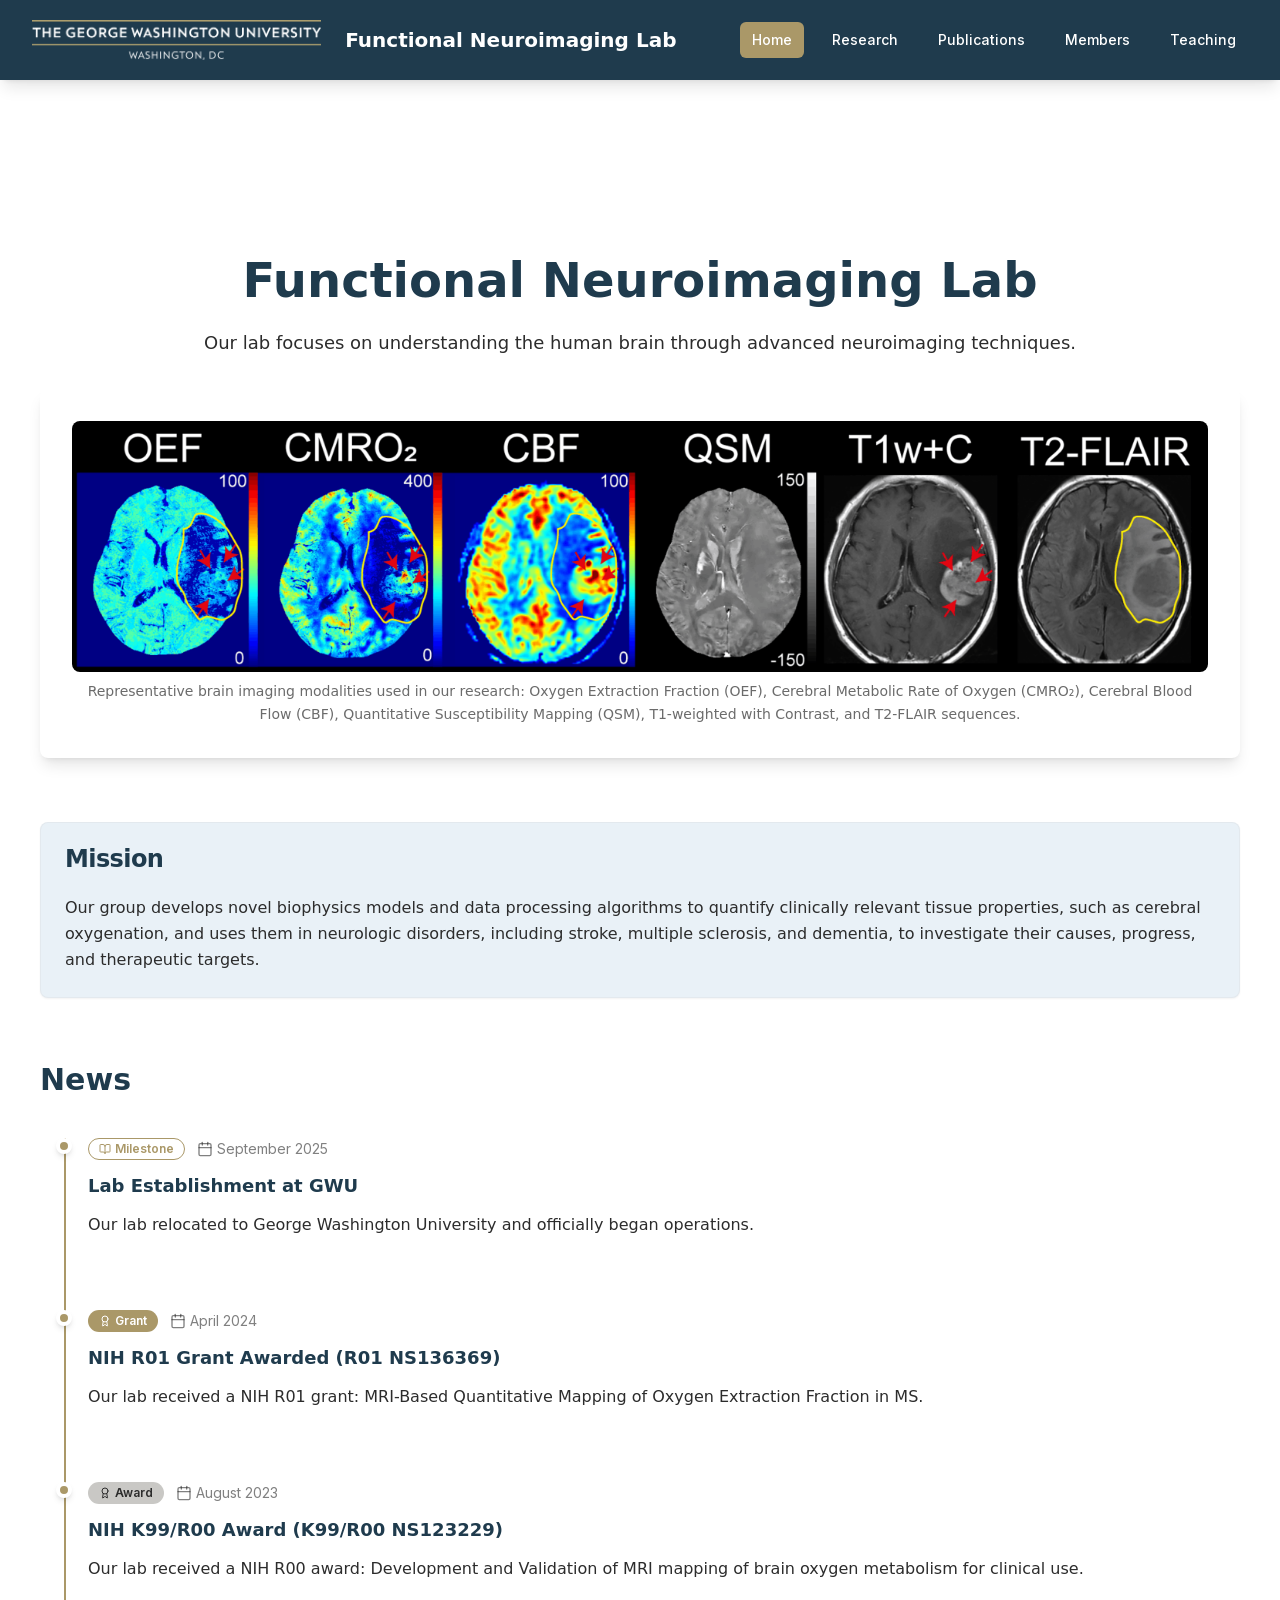
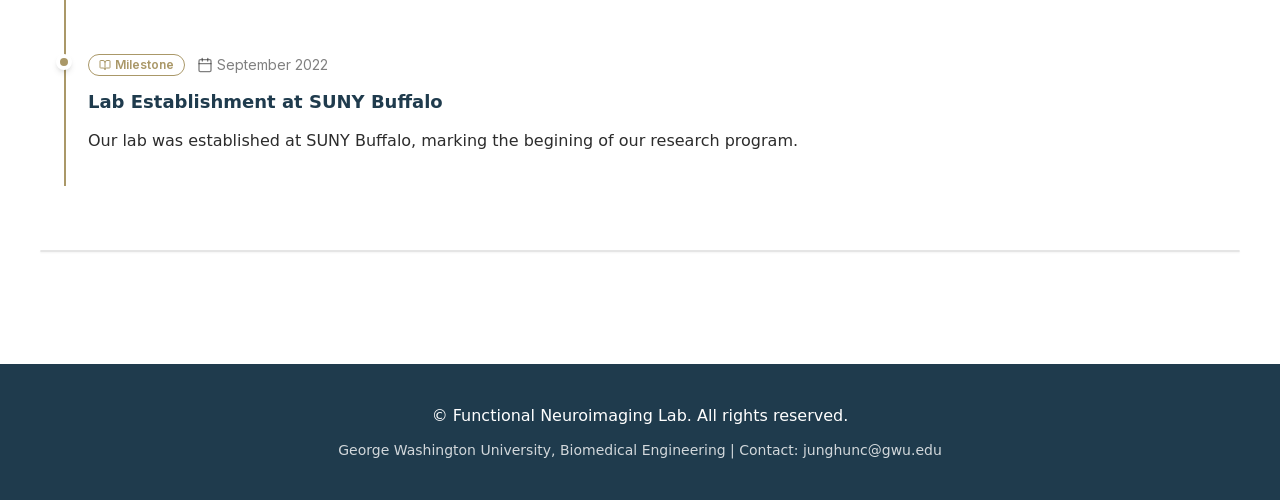
<file: index.html>
<!DOCTYPE html><html lang="en"><head><meta charSet="utf-8"/><meta name="viewport" content="width=device-width, initial-scale=1"/><link rel="stylesheet" href="/_next/static/css/4dec6a14ddbcf988.css" data-precedence="next"/><link rel="preload" as="script" fetchPriority="low" href="/_next/static/chunks/webpack-746a73de0dcda16e.js"/><script src="/_next/static/chunks/4bd1b696-88b30e0b6c02fd6a.js" async=""></script><script src="/_next/static/chunks/684-638fb9c77224cee8.js" async=""></script><script src="/_next/static/chunks/main-app-8e823df29bd74d1a.js" async=""></script><script src="/_next/static/chunks/63-65e41da3c9ca903a.js" async=""></script><script src="/_next/static/chunks/823-0bcc1e51482df1d7.js" async=""></script><script src="/_next/static/chunks/app/layout-854397917c5d4207.js" async=""></script><script src="/_next/static/chunks/app/page-9b56387771a1409b.js" async=""></script><title>Functional Neuroimaging Lab</title><meta name="description" content="University research lab specializing in functional neuroimaging and brain research"/><meta name="generator" content="v0.dev"/><script src="/_next/static/chunks/polyfills-42372ed130431b0a.js" noModule=""></script></head><body class="__className_f367f3"><nav class="bg-primary text-white shadow-lg sticky top-0 z-50"><div class="w-full px-4 sm:px-6 lg:px-8"><div class="flex justify-between items-center h-20"><div class="flex items-center flex-shrink-0"><a class="flex items-center space-x-6" href="/"><img alt="George Washington University Logo" loading="lazy" width="160" height="40" decoding="async" data-nimg="1" class="h-10 w-auto" style="color:transparent" src="/images/gw_horizontal_2c_rev.png"/><h1 class="text-lg sm:text-xl font-bold font-sans whitespace-nowrap">Functional Neuroimaging Lab</h1></a></div><div class="hidden md:flex items-center space-x-3 lg:space-x-4"><a class="px-3 py-2 rounded-md text-sm font-medium transition-colors whitespace-nowrap bg-accent text-white" href="/">Home</a><a class="px-3 py-2 rounded-md text-sm font-medium transition-colors whitespace-nowrap text-white hover:bg-accent/80" href="/research">Research</a><a class="px-3 py-2 rounded-md text-sm font-medium transition-colors whitespace-nowrap text-white hover:bg-accent/80" href="/publications">Publications</a><a class="px-3 py-2 rounded-md text-sm font-medium transition-colors whitespace-nowrap text-white hover:bg-accent/80" href="/members">Members</a><a class="px-3 py-2 rounded-md text-sm font-medium transition-colors whitespace-nowrap text-white hover:bg-accent/80" href="/teaching">Teaching</a></div><div class="md:hidden flex items-center"><button class="inline-flex items-center justify-center gap-2 whitespace-nowrap rounded-md text-sm font-medium ring-offset-background transition-colors focus-visible:outline-none focus-visible:ring-2 focus-visible:ring-ring focus-visible:ring-offset-2 disabled:pointer-events-none disabled:opacity-50 [&amp;_svg]:pointer-events-none [&amp;_svg]:size-4 [&amp;_svg]:shrink-0 hover:text-accent-foreground h-10 w-10 text-white hover:bg-accent/80"><svg xmlns="http://www.w3.org/2000/svg" width="24" height="24" viewBox="0 0 24 24" fill="none" stroke="currentColor" stroke-width="2" stroke-linecap="round" stroke-linejoin="round" class="lucide lucide-menu h-6 w-6"><line x1="4" x2="20" y1="12" y2="12"></line><line x1="4" x2="20" y1="6" y2="6"></line><line x1="4" x2="20" y1="18" y2="18"></line></svg></button></div></div></div></nav><main class="min-h-screen bg-white pt-20"><div class="max-w-7xl mx-auto px-4 sm:px-6 lg:px-10 py-12"><section class="mb-8"><div class="flex flex-col items-center text-center space-y-4"><div class="max-w-4xl mb-0 mt-12"><h1 class="font-bold text-primary mb-6 text-5xl font-sans">Functional Neuroimaging Lab</h1><p class="text-lg text-foreground mb-0 leading-relaxed font-sans">Our lab focuses on understanding the human brain through advanced neuroimaging techniques.</p><div class="flex flex-wrap gap-1 justify-center"></div></div></div></section><section class="mb-16"><div class="text-center"><div class="bg-white rounded-lg shadow-lg p-8"><img alt="Brain imaging techniques including OEF, CMRO2, CBF, QSM, T1w+C, and T2-FLAIR" loading="lazy" width="1200" height="300" decoding="async" data-nimg="1" class="w-full h-auto rounded-lg" style="color:transparent" src="/images/brain-imaging-techniques.png"/><p class="text-sm text-foreground/70 mt-2 leading-relaxed font-sans">Representative brain imaging modalities used in our research: Oxygen Extraction Fraction (OEF), Cerebral Metabolic Rate of Oxygen (CMRO₂), Cerebral Blood Flow (CBF), Quantitative Susceptibility Mapping (QSM), T1-weighted with Contrast, and T2-FLAIR sequences.</p></div></div></section><section class="mb-16"><div class="rounded-lg border text-card-foreground shadow-sm bg-muted border-secondary/20"><div class="flex flex-col space-y-1.5 p-6"><div class="text-2xl font-semibold leading-none tracking-tight text-primary font-sans">Mission</div></div><div class="p-6 pt-0"><p class="text-foreground leading-relaxed font-sans">Our group develops novel biophysics models and data processing algorithms to quantify clinically relevant tissue properties, such as cerebral oxygenation, and uses them in neurologic disorders, including stroke, multiple sclerosis, and dementia, to investigate their causes, progress, and therapeutic targets.</p></div></div></section><section class="mb-16"><h2 class="text-3xl font-bold text-primary mb-10 font-sans">News</h2><div class="relative"><div class="absolute left-6 top-0 bottom-0 w-0.5 bg-accent"></div><div class="space-y-10"><div class="relative flex items-start"><div class="absolute left-4 w-4 h-4 bg-accent rounded-full border-4 border-white shadow-md"></div><div class="ml-12 pb-8"><div class="flex items-center gap-3 mb-3"><div class="inline-flex items-center rounded-full border px-2.5 py-0.5 text-xs font-semibold transition-colors focus:outline-none focus:ring-2 focus:ring-ring focus:ring-offset-2 border-accent text-accent"><svg xmlns="http://www.w3.org/2000/svg" width="24" height="24" viewBox="0 0 24 24" fill="none" stroke="currentColor" stroke-width="2" stroke-linecap="round" stroke-linejoin="round" class="lucide lucide-book-open w-3 h-3 mr-1"><path d="M12 7v14"></path><path d="M3 18a1 1 0 0 1-1-1V4a1 1 0 0 1 1-1h5a4 4 0 0 1 4 4 4 4 0 0 1 4-4h5a1 1 0 0 1 1 1v13a1 1 0 0 1-1 1h-6a3 3 0 0 0-3 3 3 3 0 0 0-3-3z"></path></svg>Milestone</div><span class="text-sm text-foreground/60 flex items-center"><svg xmlns="http://www.w3.org/2000/svg" width="24" height="24" viewBox="0 0 24 24" fill="none" stroke="currentColor" stroke-width="2" stroke-linecap="round" stroke-linejoin="round" class="lucide lucide-calendar w-4 h-4 mr-1"><path d="M8 2v4"></path><path d="M16 2v4"></path><rect width="18" height="18" x="3" y="4" rx="2"></rect><path d="M3 10h18"></path></svg>September 2025</span></div><h3 class="text-lg font-semibold text-primary mb-3 font-sans">Lab Establishment at GWU</h3><p class="text-foreground leading-relaxed font-sans">Our lab relocated to George Washington University and officially began operations.</p></div></div><div class="relative flex items-start"><div class="absolute left-4 w-4 h-4 bg-accent rounded-full border-4 border-white shadow-md"></div><div class="ml-12 pb-8"><div class="flex items-center gap-3 mb-3"><div class="inline-flex items-center rounded-full border px-2.5 py-0.5 text-xs font-semibold transition-colors focus:outline-none focus:ring-2 focus:ring-ring focus:ring-offset-2 border-transparent hover:bg-primary/80 bg-accent text-white"><svg xmlns="http://www.w3.org/2000/svg" width="24" height="24" viewBox="0 0 24 24" fill="none" stroke="currentColor" stroke-width="2" stroke-linecap="round" stroke-linejoin="round" class="lucide lucide-award w-3 h-3 mr-1"><path d="m15.477 12.89 1.515 8.526a.5.5 0 0 1-.81.47l-3.58-2.687a1 1 0 0 0-1.197 0l-3.586 2.686a.5.5 0 0 1-.81-.469l1.514-8.526"></path><circle cx="12" cy="8" r="6"></circle></svg>Grant</div><span class="text-sm text-foreground/60 flex items-center"><svg xmlns="http://www.w3.org/2000/svg" width="24" height="24" viewBox="0 0 24 24" fill="none" stroke="currentColor" stroke-width="2" stroke-linecap="round" stroke-linejoin="round" class="lucide lucide-calendar w-4 h-4 mr-1"><path d="M8 2v4"></path><path d="M16 2v4"></path><rect width="18" height="18" x="3" y="4" rx="2"></rect><path d="M3 10h18"></path></svg>April 2024</span></div><h3 class="text-lg font-semibold text-primary mb-3 font-sans">NIH R01 Grant Awarded (R01 NS136369)</h3><p class="text-foreground leading-relaxed font-sans">Our lab received a NIH R01 grant: MRI-Based Quantitative Mapping of Oxygen Extraction Fraction in MS.</p></div></div><div class="relative flex items-start"><div class="absolute left-4 w-4 h-4 bg-accent rounded-full border-4 border-white shadow-md"></div><div class="ml-12 pb-8"><div class="flex items-center gap-3 mb-3"><div class="inline-flex items-center rounded-full border px-2.5 py-0.5 text-xs font-semibold transition-colors focus:outline-none focus:ring-2 focus:ring-ring focus:ring-offset-2 border-transparent hover:bg-secondary/80 bg-secondary text-foreground"><svg xmlns="http://www.w3.org/2000/svg" width="24" height="24" viewBox="0 0 24 24" fill="none" stroke="currentColor" stroke-width="2" stroke-linecap="round" stroke-linejoin="round" class="lucide lucide-award w-3 h-3 mr-1"><path d="m15.477 12.89 1.515 8.526a.5.5 0 0 1-.81.47l-3.58-2.687a1 1 0 0 0-1.197 0l-3.586 2.686a.5.5 0 0 1-.81-.469l1.514-8.526"></path><circle cx="12" cy="8" r="6"></circle></svg>Award</div><span class="text-sm text-foreground/60 flex items-center"><svg xmlns="http://www.w3.org/2000/svg" width="24" height="24" viewBox="0 0 24 24" fill="none" stroke="currentColor" stroke-width="2" stroke-linecap="round" stroke-linejoin="round" class="lucide lucide-calendar w-4 h-4 mr-1"><path d="M8 2v4"></path><path d="M16 2v4"></path><rect width="18" height="18" x="3" y="4" rx="2"></rect><path d="M3 10h18"></path></svg>August 2023</span></div><h3 class="text-lg font-semibold text-primary mb-3 font-sans">NIH K99/R00 Award (K99/R00 NS123229)</h3><p class="text-foreground leading-relaxed font-sans">Our lab received a NIH R00 award: Development and Validation of MRI mapping of brain oxygen metabolism for clinical use.</p></div></div><div class="relative flex items-start"><div class="absolute left-4 w-4 h-4 bg-accent rounded-full border-4 border-white shadow-md"></div><div class="ml-12 pb-8"><div class="flex items-center gap-3 mb-3"><div class="inline-flex items-center rounded-full border px-2.5 py-0.5 text-xs font-semibold transition-colors focus:outline-none focus:ring-2 focus:ring-ring focus:ring-offset-2 border-accent text-accent"><svg xmlns="http://www.w3.org/2000/svg" width="24" height="24" viewBox="0 0 24 24" fill="none" stroke="currentColor" stroke-width="2" stroke-linecap="round" stroke-linejoin="round" class="lucide lucide-book-open w-3 h-3 mr-1"><path d="M12 7v14"></path><path d="M3 18a1 1 0 0 1-1-1V4a1 1 0 0 1 1-1h5a4 4 0 0 1 4 4 4 4 0 0 1 4-4h5a1 1 0 0 1 1 1v13a1 1 0 0 1-1 1h-6a3 3 0 0 0-3 3 3 3 0 0 0-3-3z"></path></svg>Milestone</div><span class="text-sm text-foreground/60 flex items-center"><svg xmlns="http://www.w3.org/2000/svg" width="24" height="24" viewBox="0 0 24 24" fill="none" stroke="currentColor" stroke-width="2" stroke-linecap="round" stroke-linejoin="round" class="lucide lucide-calendar w-4 h-4 mr-1"><path d="M8 2v4"></path><path d="M16 2v4"></path><rect width="18" height="18" x="3" y="4" rx="2"></rect><path d="M3 10h18"></path></svg>September 2022</span></div><h3 class="text-lg font-semibold text-primary mb-3 font-sans">Lab Establishment at SUNY Buffalo</h3><p class="text-foreground leading-relaxed font-sans">Our lab was established at SUNY Buffalo, marking the begining of our research program.</p></div></div></div></div></section><section class="mb-16"><div class="rounded-lg border bg-card text-card-foreground shadow-sm overflow-hidden"></div></section></div></main><footer class="bg-primary text-white py-10"><div class="max-w-7xl mx-auto px-4 sm:px-6 lg:px-8"><div class="text-center"><p class="font-sans">© Functional Neuroimaging Lab. All rights reserved.</p><p class="mt-3 text-sm opacity-80 font-sans">George Washington University, Biomedical Engineering | Contact: junghunc@gwu.edu</p></div></div></footer><script src="/_next/static/chunks/webpack-746a73de0dcda16e.js" async=""></script><script>(self.__next_f=self.__next_f||[]).push([0])</script><script>self.__next_f.push([1,"1:\"$Sreact.fragment\"\n2:I[166,[\"63\",\"static/chunks/63-65e41da3c9ca903a.js\",\"823\",\"static/chunks/823-0bcc1e51482df1d7.js\",\"177\",\"static/chunks/app/layout-854397917c5d4207.js\"],\"default\"]\n3:I[7555,[],\"\"]\n4:I[1295,[],\"\"]\n5:I[3063,[\"63\",\"static/chunks/63-65e41da3c9ca903a.js\",\"974\",\"static/chunks/app/page-9b56387771a1409b.js\"],\"Image\"]\n6:I[9665,[],\"OutletBoundary\"]\n9:I[9665,[],\"ViewportBoundary\"]\nb:I[9665,[],\"MetadataBoundary\"]\nd:I[6614,[],\"\"]\n:HL[\"/_next/static/css/4dec6a14ddbcf988.css\",\"style\"]\n"])</script><script>self.__next_f.push([1,"0:{\"P\":null,\"b\":\"e5pX8sEygpvZiv2JMyi6s\",\"p\":\"\",\"c\":[\"\",\"\"],\"i\":false,\"f\":[[[\"\",{\"children\":[\"__PAGE__\",{}]},\"$undefined\",\"$undefined\",true],[\"\",[\"$\",\"$1\",\"c\",{\"children\":[[[\"$\",\"link\",\"0\",{\"rel\":\"stylesheet\",\"href\":\"/_next/static/css/4dec6a14ddbcf988.css\",\"precedence\":\"next\",\"crossOrigin\":\"$undefined\",\"nonce\":\"$undefined\"}]],[\"$\",\"html\",null,{\"lang\":\"en\",\"children\":[\"$\",\"body\",null,{\"className\":\"__className_f367f3\",\"children\":[[\"$\",\"$L2\",null,{}],[\"$\",\"main\",null,{\"className\":\"min-h-screen bg-white pt-20\",\"children\":[\"$\",\"$L3\",null,{\"parallelRouterKey\":\"children\",\"error\":\"$undefined\",\"errorStyles\":\"$undefined\",\"errorScripts\":\"$undefined\",\"template\":[\"$\",\"$L4\",null,{}],\"templateStyles\":\"$undefined\",\"templateScripts\":\"$undefined\",\"notFound\":[[[\"$\",\"title\",null,{\"children\":\"404: This page could not be found.\"}],[\"$\",\"div\",null,{\"style\":{\"fontFamily\":\"system-ui,\\\"Segoe UI\\\",Roboto,Helvetica,Arial,sans-serif,\\\"Apple Color Emoji\\\",\\\"Segoe UI Emoji\\\"\",\"height\":\"100vh\",\"textAlign\":\"center\",\"display\":\"flex\",\"flexDirection\":\"column\",\"alignItems\":\"center\",\"justifyContent\":\"center\"},\"children\":[\"$\",\"div\",null,{\"children\":[[\"$\",\"style\",null,{\"dangerouslySetInnerHTML\":{\"__html\":\"body{color:#000;background:#fff;margin:0}.next-error-h1{border-right:1px solid rgba(0,0,0,.3)}@media (prefers-color-scheme:dark){body{color:#fff;background:#000}.next-error-h1{border-right:1px solid rgba(255,255,255,.3)}}\"}}],[\"$\",\"h1\",null,{\"className\":\"next-error-h1\",\"style\":{\"display\":\"inline-block\",\"margin\":\"0 20px 0 0\",\"padding\":\"0 23px 0 0\",\"fontSize\":24,\"fontWeight\":500,\"verticalAlign\":\"top\",\"lineHeight\":\"49px\"},\"children\":404}],[\"$\",\"div\",null,{\"style\":{\"display\":\"inline-block\"},\"children\":[\"$\",\"h2\",null,{\"style\":{\"fontSize\":14,\"fontWeight\":400,\"lineHeight\":\"49px\",\"margin\":0},\"children\":\"This page could not be found.\"}]}]]}]}]],[]],\"forbidden\":\"$undefined\",\"unauthorized\":\"$undefined\"}]}],[\"$\",\"footer\",null,{\"className\":\"bg-primary text-white py-10\",\"children\":[\"$\",\"div\",null,{\"className\":\"max-w-7xl mx-auto px-4 sm:px-6 lg:px-8\",\"children\":[\"$\",\"div\",null,{\"className\":\"text-center\",\"children\":[[\"$\",\"p\",null,{\"className\":\"font-sans\",\"children\":\"© Functional Neuroimaging Lab. All rights reserved.\"}],[\"$\",\"p\",null,{\"className\":\"mt-3 text-sm opacity-80 font-sans\",\"children\":\"George Washington University, Biomedical Engineering | Contact: junghunc@gwu.edu\"}]]}]}]}]]}]}]]}],{\"children\":[\"__PAGE__\",[\"$\",\"$1\",\"c\",{\"children\":[[\"$\",\"div\",null,{\"className\":\"max-w-7xl mx-auto px-4 sm:px-6 lg:px-10 py-12\",\"children\":[[\"$\",\"section\",null,{\"className\":\"mb-8\",\"children\":[\"$\",\"div\",null,{\"className\":\"flex flex-col items-center text-center space-y-4\",\"children\":[\"$\",\"div\",null,{\"className\":\"max-w-4xl mb-0 mt-12\",\"children\":[[\"$\",\"h1\",null,{\"className\":\"font-bold text-primary mb-6 text-5xl font-sans\",\"children\":\"Functional Neuroimaging Lab\"}],[\"$\",\"p\",null,{\"className\":\"text-lg text-foreground mb-0 leading-relaxed font-sans\",\"children\":\"Our lab focuses on understanding the human brain through advanced neuroimaging techniques.\"}],[\"$\",\"div\",null,{\"className\":\"flex flex-wrap gap-1 justify-center\"}]]}]}]}],[\"$\",\"section\",null,{\"className\":\"mb-16\",\"children\":[\"$\",\"div\",null,{\"className\":\"text-center\",\"children\":[\"$\",\"div\",null,{\"className\":\"bg-white rounded-lg shadow-lg p-8\",\"children\":[[\"$\",\"$L5\",null,{\"src\":\"/images/brain-imaging-techniques.png\",\"alt\":\"Brain imaging techniques including OEF, CMRO2, CBF, QSM, T1w+C, and T2-FLAIR\",\"width\":1200,\"height\":300,\"className\":\"w-full h-auto rounded-lg\"}],[\"$\",\"p\",null,{\"className\":\"text-sm text-foreground/70 mt-2 leading-relaxed font-sans\",\"children\":\"Representative brain imaging modalities used in our research: Oxygen Extraction Fraction (OEF), Cerebral Metabolic Rate of Oxygen (CMRO₂), Cerebral Blood Flow (CBF), Quantitative Susceptibility Mapping (QSM), T1-weighted with Contrast, and T2-FLAIR sequences.\"}]]}]}]}],[\"$\",\"section\",null,{\"className\":\"mb-16\",\"children\":[\"$\",\"div\",null,{\"ref\":\"$undefined\",\"className\":\"rounded-lg border text-card-foreground shadow-sm bg-muted border-secondary/20\",\"children\":[[\"$\",\"div\",null,{\"ref\":\"$undefined\",\"className\":\"flex flex-col space-y-1.5 p-6\",\"children\":[\"$\",\"div\",null,{\"ref\":\"$undefined\",\"className\":\"text-2xl font-semibold leading-none tracking-tight text-primary font-sans\",\"children\":\"Mission\"}]}],[\"$\",\"div\",null,{\"ref\":\"$undefined\",\"className\":\"p-6 pt-0\",\"children\":[\"$\",\"p\",null,{\"className\":\"text-foreground leading-relaxed font-sans\",\"children\":\"Our group develops novel biophysics models and data processing algorithms to quantify clinically relevant tissue properties, such as cerebral oxygenation, and uses them in neurologic disorders, including stroke, multiple sclerosis, and dementia, to investigate their causes, progress, and therapeutic targets.\"}]}]]}]}],[\"$\",\"section\",null,{\"className\":\"mb-16\",\"children\":[[\"$\",\"h2\",null,{\"className\":\"text-3xl font-bold text-primary mb-10 font-sans\",\"children\":\"News\"}],[\"$\",\"div\",null,{\"className\":\"relative\",\"children\":[[\"$\",\"div\",null,{\"className\":\"absolute left-6 top-0 bottom-0 w-0.5 bg-accent\"}],[\"$\",\"div\",null,{\"className\":\"space-y-10\",\"children\":[[\"$\",\"div\",\"0\",{\"className\":\"relative flex items-start\",\"children\":[[\"$\",\"div\",null,{\"className\":\"absolute left-4 w-4 h-4 bg-accent rounded-full border-4 border-white shadow-md\"}],[\"$\",\"div\",null,{\"className\":\"ml-12 pb-8\",\"children\":[[\"$\",\"div\",null,{\"className\":\"flex items-center gap-3 mb-3\",\"children\":[[\"$\",\"div\",null,{\"className\":\"inline-flex items-center rounded-full border px-2.5 py-0.5 text-xs font-semibold transition-colors focus:outline-none focus:ring-2 focus:ring-ring focus:ring-offset-2 border-accent text-accent\",\"children\":[false,false,[\"$\",\"svg\",null,{\"ref\":\"$undefined\",\"xmlns\":\"http://www.w3.org/2000/svg\",\"width\":24,\"height\":24,\"viewBox\":\"0 0 24 24\",\"fill\":\"none\",\"stroke\":\"currentColor\",\"strokeWidth\":2,\"strokeLinecap\":\"round\",\"strokeLinejoin\":\"round\",\"className\":\"lucide lucide-book-open w-3 h-3 mr-1\",\"children\":[[\"$\",\"path\",\"1akyts\",{\"d\":\"M12 7v14\"}],[\"$\",\"path\",\"ruj8y\",{\"d\":\"M3 18a1 1 0 0 1-1-1V4a1 1 0 0 1 1-1h5a4 4 0 0 1 4 4 4 4 0 0 1 4-4h5a1 1 0 0 1 1 1v13a1 1 0 0 1-1 1h-6a3 3 0 0 0-3 3 3 3 0 0 0-3-3z\"}],\"$undefined\"]}],\"Milestone\"]}],[\"$\",\"span\",null,{\"className\":\"text-sm text-foreground/60 flex items-center\",\"children\":[[\"$\",\"svg\",null,{\"ref\":\"$undefined\",\"xmlns\":\"http://www.w3.org/2000/svg\",\"width\":24,\"height\":24,\"viewBox\":\"0 0 24 24\",\"fill\":\"none\",\"stroke\":\"currentColor\",\"strokeWidth\":2,\"strokeLinecap\":\"round\",\"strokeLinejoin\":\"round\",\"className\":\"lucide lucide-calendar w-4 h-4 mr-1\",\"children\":[[\"$\",\"path\",\"1cmpym\",{\"d\":\"M8 2v4\"}],[\"$\",\"path\",\"4m81vk\",{\"d\":\"M16 2v4\"}],[\"$\",\"rect\",\"1hopcy\",{\"width\":\"18\",\"height\":\"18\",\"x\":\"3\",\"y\":\"4\",\"rx\":\"2\"}],[\"$\",\"path\",\"8toen8\",{\"d\":\"M3 10h18\"}],\"$undefined\"]}],\"September 2025\"]}]]}],[\"$\",\"h3\",null,{\"className\":\"text-lg font-semibold text-primary mb-3 font-sans\",\"children\":\"Lab Establishment at GWU\"}],[\"$\",\"p\",null,{\"className\":\"text-foreground leading-relaxed font-sans\",\"children\":\"Our lab relocated to George Washington University and officially began operations.\"}]]}]]}],[\"$\",\"div\",\"1\",{\"className\":\"relative flex items-start\",\"children\":[[\"$\",\"div\",null,{\"className\":\"absolute left-4 w-4 h-4 bg-accent rounded-full border-4 border-white shadow-md\"}],[\"$\",\"div\",null,{\"className\":\"ml-12 pb-8\",\"children\":[[\"$\",\"div\",null,{\"className\":\"flex items-center gap-3 mb-3\",\"children\":[[\"$\",\"div\",null,{\"className\":\"inline-flex items-center rounded-full border px-2.5 py-0.5 text-xs font-semibold transition-colors focus:outline-none focus:ring-2 focus:ring-ring focus:ring-offset-2 border-transparent hover:bg-primary/80 bg-accent text-white\",\"children\":[[\"$\",\"svg\",null,{\"ref\":\"$undefined\",\"xmlns\":\"http://www.w3.org/2000/svg\",\"width\":24,\"height\":24,\"viewBox\":\"0 0 24 24\",\"fill\":\"none\",\"stroke\":\"currentColor\",\"strokeWidth\":2,\"strokeLinecap\":\"round\",\"strokeLinejoin\":\"round\",\"className\":\"lucide lucide-award w-3 h-3 mr-1\",\"children\":[[\"$\",\"path\",\"1yiouv\",{\"d\":\"m15.477 12.89 1.515 8.526a.5.5 0 0 1-.81.47l-3.58-2.687a1 1 0 0 0-1.197 0l-3.586 2.686a.5.5 0 0 1-.81-.469l1.514-8.526\"}],[\"$\",\"circle\",\"1vp47v\",{\"cx\":\"12\",\"cy\":\"8\",\"r\":\"6\"}],\"$undefined\"]}],false,false,\"Grant\"]}],[\"$\",\"span\",null,{\"className\":\"text-sm text-foreground/60 flex items-center\",\"children\":[[\"$\",\"svg\",null,{\"ref\":\"$undefined\",\"xmlns\":\"http://www.w3.org/2000/svg\",\"width\":24,\"height\":24,\"viewBox\":\"0 0 24 24\",\"fill\":\"none\",\"stroke\":\"currentColor\",\"strokeWidth\":2,\"strokeLinecap\":\"round\",\"strokeLinejoin\":\"round\",\"className\":\"lucide lucide-calendar w-4 h-4 mr-1\",\"children\":[[\"$\",\"path\",\"1cmpym\",{\"d\":\"M8 2v4\"}],[\"$\",\"path\",\"4m81vk\",{\"d\":\"M16 2v4\"}],[\"$\",\"rect\",\"1hopcy\",{\"width\":\"18\",\"height\":\"18\",\"x\":\"3\",\"y\":\"4\",\"rx\":\"2\"}],[\"$\",\"path\",\"8toen8\",{\"d\":\"M3 10h18\"}],\"$undefined\"]}],\"April 2024\"]}]]}],[\"$\",\"h3\",null,{\"className\":\"text-lg font-semibold text-primary mb-3 font-sans\",\"children\":\"NIH R01 Grant Awarded (R01 NS136369)\"}],[\"$\",\"p\",null,{\"className\":\"text-foreground leading-relaxed font-sans\",\"children\":\"Our lab received a NIH R01 grant: MRI-Based Quantitative Mapping of Oxygen Extraction Fraction in MS.\"}]]}]]}],[\"$\",\"div\",\"2\",{\"className\":\"relative flex items-start\",\"children\":[[\"$\",\"div\",null,{\"className\":\"absolute left-4 w-4 h-4 bg-accent rounded-full border-4 border-white shadow-md\"}],[\"$\",\"div\",null,{\"className\":\"ml-12 pb-8\",\"children\":[[\"$\",\"div\",null,{\"className\":\"flex items-center gap-3 mb-3\",\"children\":[[\"$\",\"div\",null,{\"className\":\"inline-flex items-center rounded-full border px-2.5 py-0.5 text-xs font-semibold transition-colors focus:outline-none focus:ring-2 focus:ring-ring focus:ring-offset-2 border-transparent hover:bg-secondary/80 bg-secondary text-foreground\",\"children\":[false,[\"$\",\"svg\",null,{\"ref\":\"$undefined\",\"xmlns\":\"http://www.w3.org/2000/svg\",\"width\":24,\"height\":24,\"viewBox\":\"0 0 24 24\",\"fill\":\"none\",\"stroke\":\"currentColor\",\"strokeWidth\":2,\"strokeLinecap\":\"round\",\"strokeLinejoin\":\"round\",\"className\":\"lucide lucide-award w-3 h-3 mr-1\",\"children\":[[\"$\",\"path\",\"1yiouv\",{\"d\":\"m15.477 12.89 1.515 8.526a.5.5 0 0 1-.81.47l-3.58-2.687a1 1 0 0 0-1.197 0l-3.586 2.686a.5.5 0 0 1-.81-.469l1.514-8.526\"}],[\"$\",\"circle\",\"1vp47v\",{\"cx\":\"12\",\"cy\":\"8\",\"r\":\"6\"}],\"$undefined\"]}],false,\"Award\"]}],[\"$\",\"span\",null,{\"className\":\"text-sm text-foreground/60 flex items-center\",\"children\":[[\"$\",\"svg\",null,{\"ref\":\"$undefined\",\"xmlns\":\"http://www.w3.org/2000/svg\",\"width\":24,\"height\":24,\"viewBox\":\"0 0 24 24\",\"fill\":\"none\",\"stroke\":\"currentColor\",\"strokeWidth\":2,\"strokeLinecap\":\"round\",\"strokeLinejoin\":\"round\",\"className\":\"lucide lucide-calendar w-4 h-4 mr-1\",\"children\":[[\"$\",\"path\",\"1cmpym\",{\"d\":\"M8 2v4\"}],[\"$\",\"path\",\"4m81vk\",{\"d\":\"M16 2v4\"}],[\"$\",\"rect\",\"1hopcy\",{\"width\":\"18\",\"height\":\"18\",\"x\":\"3\",\"y\":\"4\",\"rx\":\"2\"}],[\"$\",\"path\",\"8toen8\",{\"d\":\"M3 10h18\"}],\"$undefined\"]}],\"August 2023\"]}]]}],[\"$\",\"h3\",null,{\"className\":\"text-lg font-semibold text-primary mb-3 font-sans\",\"children\":\"NIH K99/R00 Award (K99/R00 NS123229)\"}],[\"$\",\"p\",null,{\"className\":\"text-foreground leading-relaxed font-sans\",\"children\":\"Our lab received a NIH R00 award: Development and Validation of MRI mapping of brain oxygen metabolism for clinical use.\"}]]}]]}],[\"$\",\"div\",\"3\",{\"className\":\"relative flex items-start\",\"children\":[[\"$\",\"div\",null,{\"className\":\"absolute left-4 w-4 h-4 bg-accent rounded-full border-4 border-white shadow-md\"}],[\"$\",\"div\",null,{\"className\":\"ml-12 pb-8\",\"children\":[[\"$\",\"div\",null,{\"className\":\"flex items-center gap-3 mb-3\",\"children\":[[\"$\",\"div\",null,{\"className\":\"inline-flex items-center rounded-full border px-2.5 py-0.5 text-xs font-semibold transition-colors focus:outline-none focus:ring-2 focus:ring-ring focus:ring-offset-2 border-accent text-accent\",\"children\":[false,false,[\"$\",\"svg\",null,{\"ref\":\"$undefined\",\"xmlns\":\"http://www.w3.org/2000/svg\",\"width\":24,\"height\":24,\"viewBox\":\"0 0 24 24\",\"fill\":\"none\",\"stroke\":\"currentColor\",\"strokeWidth\":2,\"strokeLinecap\":\"round\",\"strokeLinejoin\":\"round\",\"className\":\"lucide lucide-book-open w-3 h-3 mr-1\",\"children\":[[\"$\",\"path\",\"1akyts\",{\"d\":\"M12 7v14\"}],[\"$\",\"path\",\"ruj8y\",{\"d\":\"M3 18a1 1 0 0 1-1-1V4a1 1 0 0 1 1-1h5a4 4 0 0 1 4 4 4 4 0 0 1 4-4h5a1 1 0 0 1 1 1v13a1 1 0 0 1-1 1h-6a3 3 0 0 0-3 3 3 3 0 0 0-3-3z\"}],\"$undefined\"]}],\"Milestone\"]}],[\"$\",\"span\",null,{\"className\":\"text-sm text-foreground/60 flex items-center\",\"children\":[[\"$\",\"svg\",null,{\"ref\":\"$undefined\",\"xmlns\":\"http://www.w3.org/2000/svg\",\"width\":24,\"height\":24,\"viewBox\":\"0 0 24 24\",\"fill\":\"none\",\"stroke\":\"currentColor\",\"strokeWidth\":2,\"strokeLinecap\":\"round\",\"strokeLinejoin\":\"round\",\"className\":\"lucide lucide-calendar w-4 h-4 mr-1\",\"children\":[[\"$\",\"path\",\"1cmpym\",{\"d\":\"M8 2v4\"}],[\"$\",\"path\",\"4m81vk\",{\"d\":\"M16 2v4\"}],[\"$\",\"rect\",\"1hopcy\",{\"width\":\"18\",\"height\":\"18\",\"x\":\"3\",\"y\":\"4\",\"rx\":\"2\"}],[\"$\",\"path\",\"8toen8\",{\"d\":\"M3 10h18\"}],\"$undefined\"]}],\"September 2022\"]}]]}],[\"$\",\"h3\",null,{\"className\":\"text-lg font-semibold text-primary mb-3 font-sans\",\"children\":\"Lab Establishment at SUNY Buffalo\"}],[\"$\",\"p\",null,{\"className\":\"text-foreground leading-relaxed font-sans\",\"children\":\"Our lab was established at SUNY Buffalo, marking the begining of our research program.\"}]]}]]}]]}]]}]]}],[\"$\",\"section\",null,{\"className\":\"mb-16\",\"children\":[\"$\",\"div\",null,{\"ref\":\"$undefined\",\"className\":\"rounded-lg border bg-card text-card-foreground shadow-sm overflow-hidden\"}]}]]}],\"$undefined\",null,[\"$\",\"$L6\",null,{\"children\":[\"$L7\",\"$L8\",null]}]]}],{},null,false]},null,false],[\"$\",\"$1\",\"h\",{\"children\":[null,[\"$\",\"$1\",\"VXhzilf7DNpBW503fr9Zv\",{\"children\":[[\"$\",\"$L9\",null,{\"children\":\"$La\"}],null]}],[\"$\",\"$Lb\",null,{\"children\":\"$Lc\"}]]}],false]],\"m\":\"$undefined\",\"G\":[\"$d\",\"$undefined\"],\"s\":false,\"S\":true}\n"])</script><script>self.__next_f.push([1,"a:[[\"$\",\"meta\",\"0\",{\"charSet\":\"utf-8\"}],[\"$\",\"meta\",\"1\",{\"name\":\"viewport\",\"content\":\"width=device-width, initial-scale=1\"}]]\n7:null\n"])</script><script>self.__next_f.push([1,"8:null\nc:[[\"$\",\"title\",\"0\",{\"children\":\"Functional Neuroimaging Lab\"}],[\"$\",\"meta\",\"1\",{\"name\":\"description\",\"content\":\"University research lab specializing in functional neuroimaging and brain research\"}],[\"$\",\"meta\",\"2\",{\"name\":\"generator\",\"content\":\"v0.dev\"}]]\n"])</script></body></html>
</file>
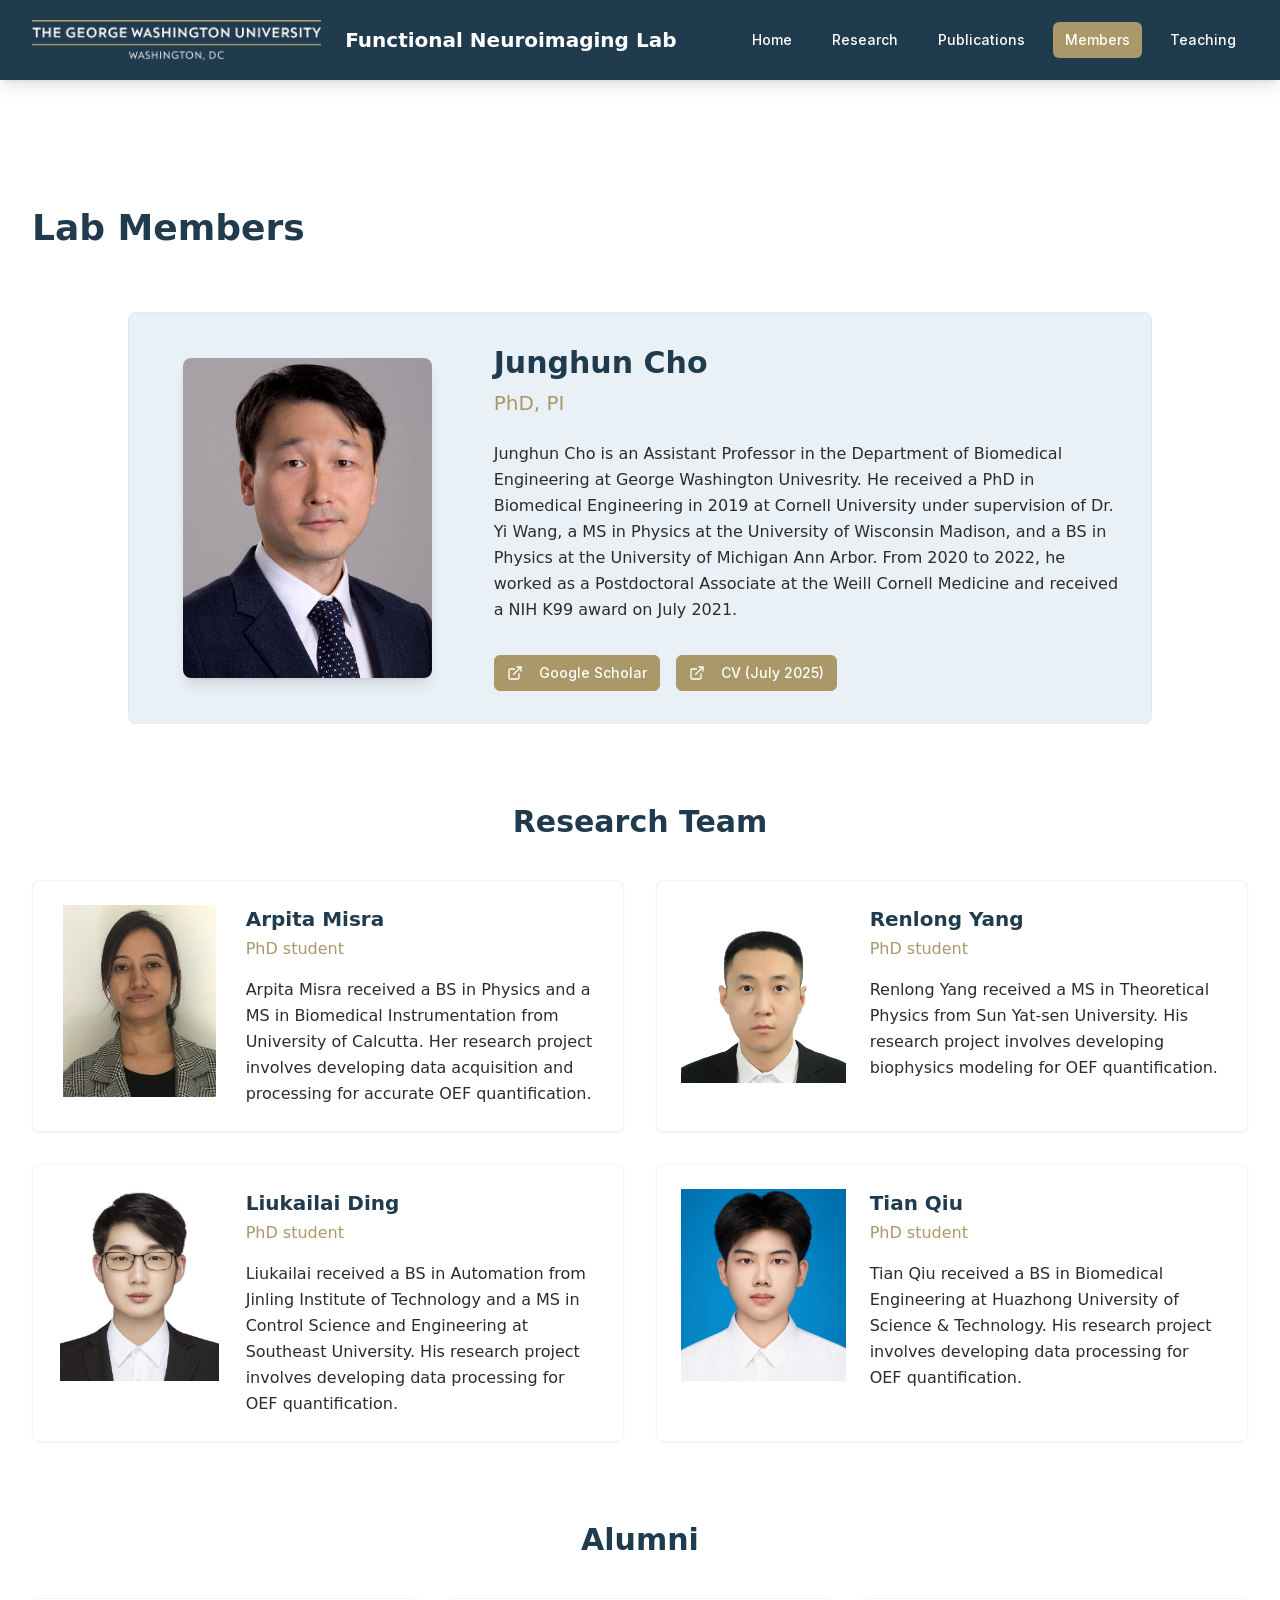
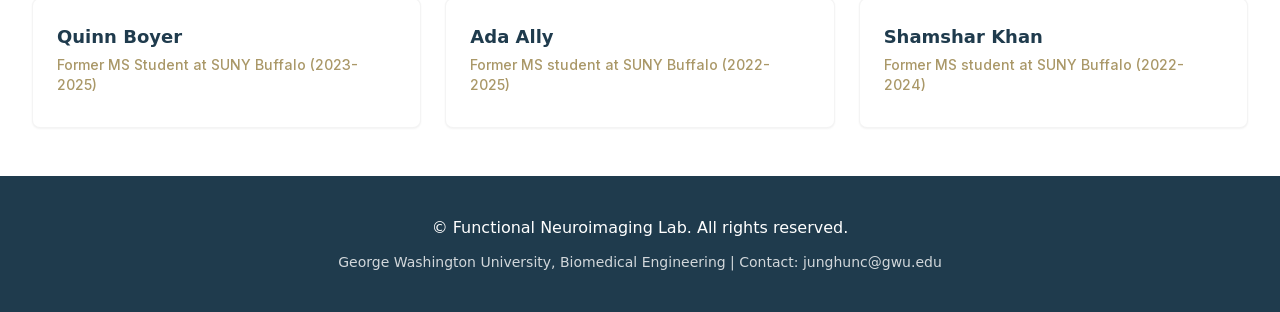
<file: members.html>
<!DOCTYPE html><html lang="en"><head><meta charSet="utf-8"/><meta name="viewport" content="width=device-width, initial-scale=1"/><link rel="stylesheet" href="/_next/static/css/4dec6a14ddbcf988.css" data-precedence="next"/><link rel="preload" as="script" fetchPriority="low" href="/_next/static/chunks/webpack-746a73de0dcda16e.js"/><script src="/_next/static/chunks/4bd1b696-88b30e0b6c02fd6a.js" async=""></script><script src="/_next/static/chunks/684-638fb9c77224cee8.js" async=""></script><script src="/_next/static/chunks/main-app-8e823df29bd74d1a.js" async=""></script><script src="/_next/static/chunks/63-65e41da3c9ca903a.js" async=""></script><script src="/_next/static/chunks/823-0bcc1e51482df1d7.js" async=""></script><script src="/_next/static/chunks/app/layout-854397917c5d4207.js" async=""></script><script src="/_next/static/chunks/app/members/page-4abbeeac350757d3.js" async=""></script><title>Functional Neuroimaging Lab</title><meta name="description" content="University research lab specializing in functional neuroimaging and brain research"/><meta name="generator" content="v0.dev"/><script src="/_next/static/chunks/polyfills-42372ed130431b0a.js" noModule=""></script></head><body class="__className_f367f3"><nav class="bg-primary text-white shadow-lg sticky top-0 z-50"><div class="w-full px-4 sm:px-6 lg:px-8"><div class="flex justify-between items-center h-20"><div class="flex items-center flex-shrink-0"><a class="flex items-center space-x-6" href="/"><img alt="George Washington University Logo" loading="lazy" width="160" height="40" decoding="async" data-nimg="1" class="h-10 w-auto" style="color:transparent" src="/images/gw_horizontal_2c_rev.png"/><h1 class="text-lg sm:text-xl font-bold font-sans whitespace-nowrap">Functional Neuroimaging Lab</h1></a></div><div class="hidden md:flex items-center space-x-3 lg:space-x-4"><a class="px-3 py-2 rounded-md text-sm font-medium transition-colors whitespace-nowrap text-white hover:bg-accent/80" href="/">Home</a><a class="px-3 py-2 rounded-md text-sm font-medium transition-colors whitespace-nowrap text-white hover:bg-accent/80" href="/research">Research</a><a class="px-3 py-2 rounded-md text-sm font-medium transition-colors whitespace-nowrap text-white hover:bg-accent/80" href="/publications">Publications</a><a class="px-3 py-2 rounded-md text-sm font-medium transition-colors whitespace-nowrap bg-accent text-white" href="/members">Members</a><a class="px-3 py-2 rounded-md text-sm font-medium transition-colors whitespace-nowrap text-white hover:bg-accent/80" href="/teaching">Teaching</a></div><div class="md:hidden flex items-center"><button class="inline-flex items-center justify-center gap-2 whitespace-nowrap rounded-md text-sm font-medium ring-offset-background transition-colors focus-visible:outline-none focus-visible:ring-2 focus-visible:ring-ring focus-visible:ring-offset-2 disabled:pointer-events-none disabled:opacity-50 [&amp;_svg]:pointer-events-none [&amp;_svg]:size-4 [&amp;_svg]:shrink-0 hover:text-accent-foreground h-10 w-10 text-white hover:bg-accent/80"><svg xmlns="http://www.w3.org/2000/svg" width="24" height="24" viewBox="0 0 24 24" fill="none" stroke="currentColor" stroke-width="2" stroke-linecap="round" stroke-linejoin="round" class="lucide lucide-menu h-6 w-6"><line x1="4" x2="20" y1="12" y2="12"></line><line x1="4" x2="20" y1="6" y2="6"></line><line x1="4" x2="20" y1="18" y2="18"></line></svg></button></div></div></div></nav><main class="min-h-screen bg-white pt-20"><div class="max-w-7xl mx-auto px-4 sm:px-6 lg:px-8 py-12"><div class="mb-16"><h1 class="text-4xl font-bold text-primary mb-6 font-sans">Lab Members</h1><p class="text-lg text-foreground leading-relaxed font-sans"></p></div><section class="mb-20"><div class="max-w-5xl mx-auto"><div class="bg-muted rounded-lg p-8 border border-secondary/20"><div class="grid lg:grid-cols-3 gap-10 items-center"><div class="lg:col-span-1 flex justify-center"><div class="bg-white rounded-lg overflow-hidden shadow-lg"><img alt="Junghun Cho" loading="lazy" width="300" height="300" decoding="async" data-nimg="1" class="w-full h-80 object-contain" style="color:transparent" src="/images/members/junghuncho.jpg"/></div></div><div class="lg:col-span-2 text-center lg:text-left space-y-6"><div><h2 class="text-3xl font-bold text-primary mb-2 font-sans">Junghun Cho</h2><p class="text-xl text-accent font-medium font-sans">PhD, PI</p></div><p class="text-foreground leading-relaxed text-base font-sans">Junghun Cho is an Assistant Professor in the Department of Biomedical Engineering at George Washington Univesrity. He received a PhD in Biomedical Engineering in 2019 at Cornell University under supervision of Dr. Yi Wang, a MS in Physics at the University of Wisconsin Madison, and a BS in Physics at the University of Michigan Ann Arbor. From 2020 to 2022, he worked as a Postdoctoral Associate at the Weill Cornell Medicine and received a NIH K99 award on July 2021.</p><div class="flex gap-4 justify-center lg:justify-start pt-2"><a href="https://scholar.google.com/citations?hl=en&amp;tzom=300&amp;user=uoqM6JEAAAAJ&amp;inst=17395704991083290304" target="_blank" rel="noopener noreferrer" class="inline-flex items-center justify-center gap-2 whitespace-nowrap text-sm font-medium ring-offset-background transition-colors focus-visible:outline-none focus-visible:ring-2 focus-visible:ring-ring focus-visible:ring-offset-2 disabled:pointer-events-none disabled:opacity-50 [&amp;_svg]:pointer-events-none [&amp;_svg]:size-4 [&amp;_svg]:shrink-0 border hover:text-accent-foreground h-9 rounded-md px-3 bg-accent text-white border-accent hover:bg-accent/90"><svg xmlns="http://www.w3.org/2000/svg" width="24" height="24" viewBox="0 0 24 24" fill="none" stroke="currentColor" stroke-width="2" stroke-linecap="round" stroke-linejoin="round" class="lucide lucide-external-link w-4 h-4 mr-2"><path d="M15 3h6v6"></path><path d="M10 14 21 3"></path><path d="M18 13v6a2 2 0 0 1-2 2H5a2 2 0 0 1-2-2V8a2 2 0 0 1 2-2h6"></path></svg>Google Scholar</a><a href="/images/Junghun_Cho_CV_0707_2025.pdf" target="_blank" rel="noopener noreferrer" class="inline-flex items-center justify-center gap-2 whitespace-nowrap text-sm font-medium ring-offset-background transition-colors focus-visible:outline-none focus-visible:ring-2 focus-visible:ring-ring focus-visible:ring-offset-2 disabled:pointer-events-none disabled:opacity-50 [&amp;_svg]:pointer-events-none [&amp;_svg]:size-4 [&amp;_svg]:shrink-0 border hover:text-accent-foreground h-9 rounded-md px-3 bg-accent text-white border-accent hover:bg-accent/90"><svg xmlns="http://www.w3.org/2000/svg" width="24" height="24" viewBox="0 0 24 24" fill="none" stroke="currentColor" stroke-width="2" stroke-linecap="round" stroke-linejoin="round" class="lucide lucide-external-link w-4 h-4 mr-2"><path d="M15 3h6v6"></path><path d="M10 14 21 3"></path><path d="M18 13v6a2 2 0 0 1-2 2H5a2 2 0 0 1-2-2V8a2 2 0 0 1 2-2h6"></path></svg>CV (July 2025)</a></div></div></div></div></div></section><section class="mb-20"><h2 class="text-3xl font-bold text-primary mb-10 font-sans text-center">Research Team</h2><div class="grid md:grid-cols-2 gap-8"><div class="rounded-lg border text-card-foreground shadow-sm overflow-hidden bg-white border-secondary/20 hover:shadow-md transition-shadow"><div class="grid grid-cols-1 sm:grid-cols-3 gap-6 p-6"><div class="sm:col-span-1 flex justify-center"><img alt="Arpita Misra" loading="lazy" width="200" height="200" decoding="async" data-nimg="1" class="w-full max-w-[200px] h-48 object-contain" style="color:transparent" src="/images/members/arpitamisra.jpg"/></div><div class="sm:col-span-2 space-y-4 font-sans"><div><h3 class="font-bold text-primary mb-1 font-sans text-xl">Arpita Misra</h3><p class="text-accent font-medium text-base">PhD student</p></div><p class="text-foreground leading-relaxed text-base">Arpita Misra received a BS in Physics and a MS in Biomedical Instrumentation from University of Calcutta. Her research project involves developing data acquisition and processing for accurate OEF quantification.</p></div></div></div><div class="rounded-lg border text-card-foreground shadow-sm overflow-hidden bg-white border-secondary/20 hover:shadow-md transition-shadow"><div class="grid grid-cols-1 sm:grid-cols-3 gap-6 p-6"><div class="sm:col-span-1 flex justify-center"><img alt="Renlong Yang" loading="lazy" width="200" height="200" decoding="async" data-nimg="1" class="w-full max-w-[200px] h-48 object-contain" style="color:transparent" src="/images/members/renlongyang.jpg"/></div><div class="sm:col-span-2 space-y-4 font-sans"><div><h3 class="font-bold text-primary mb-1 font-sans text-xl">Renlong Yang</h3><p class="text-accent font-medium text-base">PhD student</p></div><p class="text-foreground leading-relaxed text-base">Renlong Yang received a MS in Theoretical Physics from Sun Yat-sen University. His research project involves developing biophysics modeling for OEF quantification.</p></div></div></div><div class="rounded-lg border text-card-foreground shadow-sm overflow-hidden bg-white border-secondary/20 hover:shadow-md transition-shadow"><div class="grid grid-cols-1 sm:grid-cols-3 gap-6 p-6"><div class="sm:col-span-1 flex justify-center"><img alt="Liukailai Ding" loading="lazy" width="200" height="200" decoding="async" data-nimg="1" class="w-full max-w-[200px] h-48 object-contain" style="color:transparent" src="/images/members/liukailai.jpg"/></div><div class="sm:col-span-2 space-y-4 font-sans"><div><h3 class="font-bold text-primary mb-1 font-sans text-xl">Liukailai Ding</h3><p class="text-accent font-medium text-base">PhD student</p></div><p class="text-foreground leading-relaxed text-base">Liukailai received a BS in Automation from Jinling Institute of Technology and a MS in Control Science and Engineering at Southeast University. His research project involves developing data processing for OEF quantification.</p></div></div></div><div class="rounded-lg border text-card-foreground shadow-sm overflow-hidden bg-white border-secondary/20 hover:shadow-md transition-shadow"><div class="grid grid-cols-1 sm:grid-cols-3 gap-6 p-6"><div class="sm:col-span-1 flex justify-center"><img alt="Tian Qiu" loading="lazy" width="200" height="200" decoding="async" data-nimg="1" class="w-full max-w-[200px] h-48 object-cover" style="color:transparent" src="/images/members/tianqiu.jpg"/></div><div class="sm:col-span-2 space-y-4 font-sans"><div><h3 class="font-bold text-primary mb-1 font-sans text-xl">Tian Qiu</h3><p class="text-accent font-medium text-base">PhD student</p></div><p class="text-foreground leading-relaxed text-base">Tian Qiu received a BS in Biomedical Engineering at Huazhong University of Science &amp; Technology. His research project involves developing data processing for OEF quantification.</p></div></div></div></div></section><section><h2 class="text-3xl font-bold text-primary mb-10 font-sans text-center">Alumni</h2><div class="grid md:grid-cols-2 lg:grid-cols-3 gap-6"><div class="rounded-lg border text-card-foreground shadow-sm bg-white border-secondary/20 hover:shadow-md transition-shadow"><div class="p-6 space-y-4"><div><h3 class="font-bold text-primary mb-1 font-sans text-lg">Quinn Boyer</h3><p class="text-accent font-medium text-sm mb-2">Former MS Student at SUNY Buffalo (2023-2025)</p><p class="text-foreground text-sm font-sans"></p></div></div></div><div class="rounded-lg border text-card-foreground shadow-sm bg-white border-secondary/20 hover:shadow-md transition-shadow"><div class="p-6 space-y-4"><div><h3 class="font-bold text-primary mb-1 font-sans text-lg">Ada Ally</h3><p class="text-accent font-medium text-sm mb-2">Former MS student at SUNY Buffalo (2022-2025)</p><p class="text-foreground text-sm font-sans"></p></div></div></div><div class="rounded-lg border text-card-foreground shadow-sm bg-white border-secondary/20 hover:shadow-md transition-shadow"><div class="p-6 space-y-4"><div><h3 class="font-bold text-primary mb-1 font-sans text-lg">Shamshar Khan</h3><p class="text-accent font-medium text-sm mb-2">Former MS student at SUNY Buffalo (2022-2024)</p><p class="text-foreground text-sm font-sans"></p></div></div></div></div></section></div></main><footer class="bg-primary text-white py-10"><div class="max-w-7xl mx-auto px-4 sm:px-6 lg:px-8"><div class="text-center"><p class="font-sans">© Functional Neuroimaging Lab. All rights reserved.</p><p class="mt-3 text-sm opacity-80 font-sans">George Washington University, Biomedical Engineering | Contact: junghunc@gwu.edu</p></div></div></footer><script src="/_next/static/chunks/webpack-746a73de0dcda16e.js" async=""></script><script>(self.__next_f=self.__next_f||[]).push([0])</script><script>self.__next_f.push([1,"1:\"$Sreact.fragment\"\n2:I[166,[\"63\",\"static/chunks/63-65e41da3c9ca903a.js\",\"823\",\"static/chunks/823-0bcc1e51482df1d7.js\",\"177\",\"static/chunks/app/layout-854397917c5d4207.js\"],\"default\"]\n3:I[7555,[],\"\"]\n4:I[1295,[],\"\"]\n5:I[3063,[\"63\",\"static/chunks/63-65e41da3c9ca903a.js\",\"246\",\"static/chunks/app/members/page-4abbeeac350757d3.js\"],\"Image\"]\n6:I[9665,[],\"OutletBoundary\"]\n9:I[9665,[],\"ViewportBoundary\"]\nb:I[9665,[],\"MetadataBoundary\"]\nd:I[6614,[],\"\"]\n:HL[\"/_next/static/css/4dec6a14ddbcf988.css\",\"style\"]\n"])</script><script>self.__next_f.push([1,"0:{\"P\":null,\"b\":\"e5pX8sEygpvZiv2JMyi6s\",\"p\":\"\",\"c\":[\"\",\"members\"],\"i\":false,\"f\":[[[\"\",{\"children\":[\"members\",{\"children\":[\"__PAGE__\",{}]}]},\"$undefined\",\"$undefined\",true],[\"\",[\"$\",\"$1\",\"c\",{\"children\":[[[\"$\",\"link\",\"0\",{\"rel\":\"stylesheet\",\"href\":\"/_next/static/css/4dec6a14ddbcf988.css\",\"precedence\":\"next\",\"crossOrigin\":\"$undefined\",\"nonce\":\"$undefined\"}]],[\"$\",\"html\",null,{\"lang\":\"en\",\"children\":[\"$\",\"body\",null,{\"className\":\"__className_f367f3\",\"children\":[[\"$\",\"$L2\",null,{}],[\"$\",\"main\",null,{\"className\":\"min-h-screen bg-white pt-20\",\"children\":[\"$\",\"$L3\",null,{\"parallelRouterKey\":\"children\",\"error\":\"$undefined\",\"errorStyles\":\"$undefined\",\"errorScripts\":\"$undefined\",\"template\":[\"$\",\"$L4\",null,{}],\"templateStyles\":\"$undefined\",\"templateScripts\":\"$undefined\",\"notFound\":[[[\"$\",\"title\",null,{\"children\":\"404: This page could not be found.\"}],[\"$\",\"div\",null,{\"style\":{\"fontFamily\":\"system-ui,\\\"Segoe UI\\\",Roboto,Helvetica,Arial,sans-serif,\\\"Apple Color Emoji\\\",\\\"Segoe UI Emoji\\\"\",\"height\":\"100vh\",\"textAlign\":\"center\",\"display\":\"flex\",\"flexDirection\":\"column\",\"alignItems\":\"center\",\"justifyContent\":\"center\"},\"children\":[\"$\",\"div\",null,{\"children\":[[\"$\",\"style\",null,{\"dangerouslySetInnerHTML\":{\"__html\":\"body{color:#000;background:#fff;margin:0}.next-error-h1{border-right:1px solid rgba(0,0,0,.3)}@media (prefers-color-scheme:dark){body{color:#fff;background:#000}.next-error-h1{border-right:1px solid rgba(255,255,255,.3)}}\"}}],[\"$\",\"h1\",null,{\"className\":\"next-error-h1\",\"style\":{\"display\":\"inline-block\",\"margin\":\"0 20px 0 0\",\"padding\":\"0 23px 0 0\",\"fontSize\":24,\"fontWeight\":500,\"verticalAlign\":\"top\",\"lineHeight\":\"49px\"},\"children\":404}],[\"$\",\"div\",null,{\"style\":{\"display\":\"inline-block\"},\"children\":[\"$\",\"h2\",null,{\"style\":{\"fontSize\":14,\"fontWeight\":400,\"lineHeight\":\"49px\",\"margin\":0},\"children\":\"This page could not be found.\"}]}]]}]}]],[]],\"forbidden\":\"$undefined\",\"unauthorized\":\"$undefined\"}]}],[\"$\",\"footer\",null,{\"className\":\"bg-primary text-white py-10\",\"children\":[\"$\",\"div\",null,{\"className\":\"max-w-7xl mx-auto px-4 sm:px-6 lg:px-8\",\"children\":[\"$\",\"div\",null,{\"className\":\"text-center\",\"children\":[[\"$\",\"p\",null,{\"className\":\"font-sans\",\"children\":\"© Functional Neuroimaging Lab. All rights reserved.\"}],[\"$\",\"p\",null,{\"className\":\"mt-3 text-sm opacity-80 font-sans\",\"children\":\"George Washington University, Biomedical Engineering | Contact: junghunc@gwu.edu\"}]]}]}]}]]}]}]]}],{\"children\":[\"members\",[\"$\",\"$1\",\"c\",{\"children\":[null,[\"$\",\"$L3\",null,{\"parallelRouterKey\":\"children\",\"error\":\"$undefined\",\"errorStyles\":\"$undefined\",\"errorScripts\":\"$undefined\",\"template\":[\"$\",\"$L4\",null,{}],\"templateStyles\":\"$undefined\",\"templateScripts\":\"$undefined\",\"notFound\":\"$undefined\",\"forbidden\":\"$undefined\",\"unauthorized\":\"$undefined\"}]]}],{\"children\":[\"__PAGE__\",[\"$\",\"$1\",\"c\",{\"children\":[[\"$\",\"div\",null,{\"className\":\"max-w-7xl mx-auto px-4 sm:px-6 lg:px-8 py-12\",\"children\":[[\"$\",\"div\",null,{\"className\":\"mb-16\",\"children\":[[\"$\",\"h1\",null,{\"className\":\"text-4xl font-bold text-primary mb-6 font-sans\",\"children\":\"Lab Members\"}],[\"$\",\"p\",null,{\"className\":\"text-lg text-foreground leading-relaxed font-sans\"}]]}],[\"$\",\"section\",null,{\"className\":\"mb-20\",\"children\":[\"$\",\"div\",null,{\"className\":\"max-w-5xl mx-auto\",\"children\":[\"$\",\"div\",null,{\"className\":\"bg-muted rounded-lg p-8 border border-secondary/20\",\"children\":[\"$\",\"div\",null,{\"className\":\"grid lg:grid-cols-3 gap-10 items-center\",\"children\":[[\"$\",\"div\",null,{\"className\":\"lg:col-span-1 flex justify-center\",\"children\":[\"$\",\"div\",null,{\"className\":\"bg-white rounded-lg overflow-hidden shadow-lg\",\"children\":[\"$\",\"$L5\",null,{\"src\":\"/images/members/junghuncho.jpg\",\"alt\":\"Junghun Cho\",\"width\":300,\"height\":300,\"className\":\"w-full h-80 object-contain\"}]}]}],[\"$\",\"div\",null,{\"className\":\"lg:col-span-2 text-center lg:text-left space-y-6\",\"children\":[[\"$\",\"div\",null,{\"children\":[[\"$\",\"h2\",null,{\"className\":\"text-3xl font-bold text-primary mb-2 font-sans\",\"children\":\"Junghun Cho\"}],[\"$\",\"p\",null,{\"className\":\"text-xl text-accent font-medium font-sans\",\"children\":\"PhD, PI\"}]]}],[\"$\",\"p\",null,{\"className\":\"text-foreground leading-relaxed text-base font-sans\",\"children\":\"Junghun Cho is an Assistant Professor in the Department of Biomedical Engineering at George Washington Univesrity. He received a PhD in Biomedical Engineering in 2019 at Cornell University under supervision of Dr. Yi Wang, a MS in Physics at the University of Wisconsin Madison, and a BS in Physics at the University of Michigan Ann Arbor. From 2020 to 2022, he worked as a Postdoctoral Associate at the Weill Cornell Medicine and received a NIH K99 award on July 2021.\"}],[\"$\",\"div\",null,{\"className\":\"flex gap-4 justify-center lg:justify-start pt-2\",\"children\":[[\"$\",\"a\",\"0\",{\"href\":\"https://scholar.google.com/citations?hl=en\u0026tzom=300\u0026user=uoqM6JEAAAAJ\u0026inst=17395704991083290304\",\"target\":\"_blank\",\"rel\":\"noopener noreferrer\",\"children\":[[\"$\",\"svg\",null,{\"ref\":\"$undefined\",\"xmlns\":\"http://www.w3.org/2000/svg\",\"width\":24,\"height\":24,\"viewBox\":\"0 0 24 24\",\"fill\":\"none\",\"stroke\":\"currentColor\",\"strokeWidth\":2,\"strokeLinecap\":\"round\",\"strokeLinejoin\":\"round\",\"className\":\"lucide lucide-external-link w-4 h-4 mr-2\",\"children\":[[\"$\",\"path\",\"1q9fwt\",{\"d\":\"M15 3h6v6\"}],[\"$\",\"path\",\"gplh6r\",{\"d\":\"M10 14 21 3\"}],[\"$\",\"path\",\"a6xqqp\",{\"d\":\"M18 13v6a2 2 0 0 1-2 2H5a2 2 0 0 1-2-2V8a2 2 0 0 1 2-2h6\"}],\"$undefined\"]}],\"Google Scholar\"],\"className\":\"inline-flex items-center justify-center gap-2 whitespace-nowrap text-sm font-medium ring-offset-background transition-colors focus-visible:outline-none focus-visible:ring-2 focus-visible:ring-ring focus-visible:ring-offset-2 disabled:pointer-events-none disabled:opacity-50 [\u0026_svg]:pointer-events-none [\u0026_svg]:size-4 [\u0026_svg]:shrink-0 border hover:text-accent-foreground h-9 rounded-md px-3 bg-accent text-white border-accent hover:bg-accent/90\",\"ref\":null}],[\"$\",\"a\",\"1\",{\"href\":\"/images/Junghun_Cho_CV_0707_2025.pdf\",\"target\":\"_blank\",\"rel\":\"noopener noreferrer\",\"children\":[[\"$\",\"svg\",null,{\"ref\":\"$undefined\",\"xmlns\":\"http://www.w3.org/2000/svg\",\"width\":24,\"height\":24,\"viewBox\":\"0 0 24 24\",\"fill\":\"none\",\"stroke\":\"currentColor\",\"strokeWidth\":2,\"strokeLinecap\":\"round\",\"strokeLinejoin\":\"round\",\"className\":\"lucide lucide-external-link w-4 h-4 mr-2\",\"children\":[[\"$\",\"path\",\"1q9fwt\",{\"d\":\"M15 3h6v6\"}],[\"$\",\"path\",\"gplh6r\",{\"d\":\"M10 14 21 3\"}],[\"$\",\"path\",\"a6xqqp\",{\"d\":\"M18 13v6a2 2 0 0 1-2 2H5a2 2 0 0 1-2-2V8a2 2 0 0 1 2-2h6\"}],\"$undefined\"]}],\"CV (July 2025)\"],\"className\":\"inline-flex items-center justify-center gap-2 whitespace-nowrap text-sm font-medium ring-offset-background transition-colors focus-visible:outline-none focus-visible:ring-2 focus-visible:ring-ring focus-visible:ring-offset-2 disabled:pointer-events-none disabled:opacity-50 [\u0026_svg]:pointer-events-none [\u0026_svg]:size-4 [\u0026_svg]:shrink-0 border hover:text-accent-foreground h-9 rounded-md px-3 bg-accent text-white border-accent hover:bg-accent/90\",\"ref\":null}]]}]]}]]}]}]}]}],[\"$\",\"section\",null,{\"className\":\"mb-20\",\"children\":[[\"$\",\"h2\",null,{\"className\":\"text-3xl font-bold text-primary mb-10 font-sans text-center\",\"children\":\"Research Team\"}],[\"$\",\"div\",null,{\"className\":\"grid md:grid-cols-2 gap-8\",\"children\":[[\"$\",\"div\",\"0\",{\"ref\":\"$undefined\",\"className\":\"rounded-lg border text-card-foreground shadow-sm overflow-hidden bg-white border-secondary/20 hover:shadow-md transition-shadow\",\"children\":[\"$\",\"div\",null,{\"className\":\"grid grid-cols-1 sm:grid-cols-3 gap-6 p-6\",\"children\":[[\"$\",\"div\",null,{\"className\":\"sm:col-span-1 flex justify-center\",\"children\":[\"$\",\"$L5\",null,{\"src\":\"/images/members/arpitamisra.jpg\",\"alt\":\"Arpita Misra\",\"width\":200,\"height\":200,\"className\":\"w-full max-w-[200px] h-48 object-contain\"}]}],[\"$\",\"div\",null,{\"className\":\"sm:col-span-2 space-y-4 font-sans\",\"children\":[[\"$\",\"div\",null,{\"children\":[[\"$\",\"h3\",null,{\"className\":\"font-bold text-primary mb-1 font-sans text-xl\",\"children\":\"Arpita Misra\"}],[\"$\",\"p\",null,{\"className\":\"text-accent font-medium text-base\",\"children\":\"PhD student\"}]]}],[\"$\",\"p\",null,{\"className\":\"text-foreground leading-relaxed text-base\",\"children\":\"Arpita Misra received a BS in Physics and a MS in Biomedical Instrumentation from University of Calcutta. Her research project involves developing data acquisition and processing for accurate OEF quantification.\"}],false]}]]}]}],[\"$\",\"div\",\"1\",{\"ref\":\"$undefined\",\"className\":\"rounded-lg border text-card-foreground shadow-sm overflow-hidden bg-white border-secondary/20 hover:shadow-md transition-shadow\",\"children\":[\"$\",\"div\",null,{\"className\":\"grid grid-cols-1 sm:grid-cols-3 gap-6 p-6\",\"children\":[[\"$\",\"div\",null,{\"className\":\"sm:col-span-1 flex justify-center\",\"children\":[\"$\",\"$L5\",null,{\"src\":\"/images/members/renlongyang.jpg\",\"alt\":\"Renlong Yang\",\"width\":200,\"height\":200,\"className\":\"w-full max-w-[200px] h-48 object-contain\"}]}],[\"$\",\"div\",null,{\"className\":\"sm:col-span-2 space-y-4 font-sans\",\"children\":[[\"$\",\"div\",null,{\"children\":[[\"$\",\"h3\",null,{\"className\":\"font-bold text-primary mb-1 font-sans text-xl\",\"children\":\"Renlong Yang\"}],[\"$\",\"p\",null,{\"className\":\"text-accent font-medium text-base\",\"children\":\"PhD student\"}]]}],[\"$\",\"p\",null,{\"className\":\"text-foreground leading-relaxed text-base\",\"children\":\"Renlong Yang received a MS in Theoretical Physics from Sun Yat-sen University. His research project involves developing biophysics modeling for OEF quantification.\"}],false]}]]}]}],[\"$\",\"div\",\"2\",{\"ref\":\"$undefined\",\"className\":\"rounded-lg border text-card-foreground shadow-sm overflow-hidden bg-white border-secondary/20 hover:shadow-md transition-shadow\",\"children\":[\"$\",\"div\",null,{\"className\":\"grid grid-cols-1 sm:grid-cols-3 gap-6 p-6\",\"children\":[[\"$\",\"div\",null,{\"className\":\"sm:col-span-1 flex justify-center\",\"children\":[\"$\",\"$L5\",null,{\"src\":\"/images/members/liukailai.jpg\",\"alt\":\"Liukailai Ding\",\"width\":200,\"height\":200,\"className\":\"w-full max-w-[200px] h-48 object-contain\"}]}],[\"$\",\"div\",null,{\"className\":\"sm:col-span-2 space-y-4 font-sans\",\"children\":[[\"$\",\"div\",null,{\"children\":[[\"$\",\"h3\",null,{\"className\":\"font-bold text-primary mb-1 font-sans text-xl\",\"children\":\"Liukailai Ding\"}],[\"$\",\"p\",null,{\"className\":\"text-accent font-medium text-base\",\"children\":\"PhD student\"}]]}],[\"$\",\"p\",null,{\"className\":\"text-foreground leading-relaxed text-base\",\"children\":\"Liukailai received a BS in Automation from Jinling Institute of Technology and a MS in Control Science and Engineering at Southeast University. His research project involves developing data processing for OEF quantification.\"}],false]}]]}]}],[\"$\",\"div\",\"3\",{\"ref\":\"$undefined\",\"className\":\"rounded-lg border text-card-foreground shadow-sm overflow-hidden bg-white border-secondary/20 hover:shadow-md transition-shadow\",\"children\":[\"$\",\"div\",null,{\"className\":\"grid grid-cols-1 sm:grid-cols-3 gap-6 p-6\",\"children\":[[\"$\",\"div\",null,{\"className\":\"sm:col-span-1 flex justify-center\",\"children\":[\"$\",\"$L5\",null,{\"src\":\"/images/members/tianqiu.jpg\",\"alt\":\"Tian Qiu\",\"width\":200,\"height\":200,\"className\":\"w-full max-w-[200px] h-48 object-cover\"}]}],[\"$\",\"div\",null,{\"className\":\"sm:col-span-2 space-y-4 font-sans\",\"children\":[[\"$\",\"div\",null,{\"children\":[[\"$\",\"h3\",null,{\"className\":\"font-bold text-primary mb-1 font-sans text-xl\",\"children\":\"Tian Qiu\"}],[\"$\",\"p\",null,{\"className\":\"text-accent font-medium text-base\",\"children\":\"PhD student\"}]]}],[\"$\",\"p\",null,{\"className\":\"text-foreground leading-relaxed text-base\",\"children\":\"Tian Qiu received a BS in Biomedical Engineering at Huazhong University of Science \u0026 Technology. His research project involves developing data processing for OEF quantification.\"}],false]}]]}]}]]}]]}],[\"$\",\"section\",null,{\"children\":[[\"$\",\"h2\",null,{\"className\":\"text-3xl font-bold text-primary mb-10 font-sans text-center\",\"children\":\"Alumni\"}],[\"$\",\"div\",null,{\"className\":\"grid md:grid-cols-2 lg:grid-cols-3 gap-6\",\"children\":[[\"$\",\"div\",\"0\",{\"ref\":\"$undefined\",\"className\":\"rounded-lg border text-card-foreground shadow-sm bg-white border-secondary/20 hover:shadow-md transition-shadow\",\"children\":[\"$\",\"div\",null,{\"className\":\"p-6 space-y-4\",\"children\":[\"$\",\"div\",null,{\"children\":[[\"$\",\"h3\",null,{\"className\":\"font-bold text-primary mb-1 font-sans text-lg\",\"children\":\"Quinn Boyer\"}],[\"$\",\"p\",null,{\"className\":\"text-accent font-medium text-sm mb-2\",\"children\":\"Former MS Student at SUNY Buffalo (2023-2025)\"}],[\"$\",\"p\",null,{\"className\":\"text-foreground text-sm font-sans\"}]]}]}]}],[\"$\",\"div\",\"1\",{\"ref\":\"$undefined\",\"className\":\"rounded-lg border text-card-foreground shadow-sm bg-white border-secondary/20 hover:shadow-md transition-shadow\",\"children\":[\"$\",\"div\",null,{\"className\":\"p-6 space-y-4\",\"children\":[\"$\",\"div\",null,{\"children\":[[\"$\",\"h3\",null,{\"className\":\"font-bold text-primary mb-1 font-sans text-lg\",\"children\":\"Ada Ally\"}],[\"$\",\"p\",null,{\"className\":\"text-accent font-medium text-sm mb-2\",\"children\":\"Former MS student at SUNY Buffalo (2022-2025)\"}],[\"$\",\"p\",null,{\"className\":\"text-foreground text-sm font-sans\"}]]}]}]}],[\"$\",\"div\",\"2\",{\"ref\":\"$undefined\",\"className\":\"rounded-lg border text-card-foreground shadow-sm bg-white border-secondary/20 hover:shadow-md transition-shadow\",\"children\":[\"$\",\"div\",null,{\"className\":\"p-6 space-y-4\",\"children\":[\"$\",\"div\",null,{\"children\":[[\"$\",\"h3\",null,{\"className\":\"font-bold text-primary mb-1 font-sans text-lg\",\"children\":\"Shamshar Khan\"}],[\"$\",\"p\",null,{\"className\":\"text-accent font-medium text-sm mb-2\",\"children\":\"Former MS student at SUNY Buffalo (2022-2024)\"}],[\"$\",\"p\",null,{\"className\":\"text-foreground text-sm font-sans\"}]]}]}]}]]}]]}]]}],\"$undefined\",null,[\"$\",\"$L6\",null,{\"children\":[\"$L7\",\"$L8\",null]}]]}],{},null,false]},null,false]},null,false],[\"$\",\"$1\",\"h\",{\"children\":[null,[\"$\",\"$1\",\"M35qMi_uSVtwUjdcqBY9W\",{\"children\":[[\"$\",\"$L9\",null,{\"children\":\"$La\"}],null]}],[\"$\",\"$Lb\",null,{\"children\":\"$Lc\"}]]}],false]],\"m\":\"$undefined\",\"G\":[\"$d\",\"$undefined\"],\"s\":false,\"S\":true}\n"])</script><script>self.__next_f.push([1,"a:[[\"$\",\"meta\",\"0\",{\"charSet\":\"utf-8\"}],[\"$\",\"meta\",\"1\",{\"name\":\"viewport\",\"content\":\"width=device-width, initial-scale=1\"}]]\n7:null\n"])</script><script>self.__next_f.push([1,"8:null\nc:[[\"$\",\"title\",\"0\",{\"children\":\"Functional Neuroimaging Lab\"}],[\"$\",\"meta\",\"1\",{\"name\":\"description\",\"content\":\"University research lab specializing in functional neuroimaging and brain research\"}],[\"$\",\"meta\",\"2\",{\"name\":\"generator\",\"content\":\"v0.dev\"}]]\n"])</script></body></html>
</file>
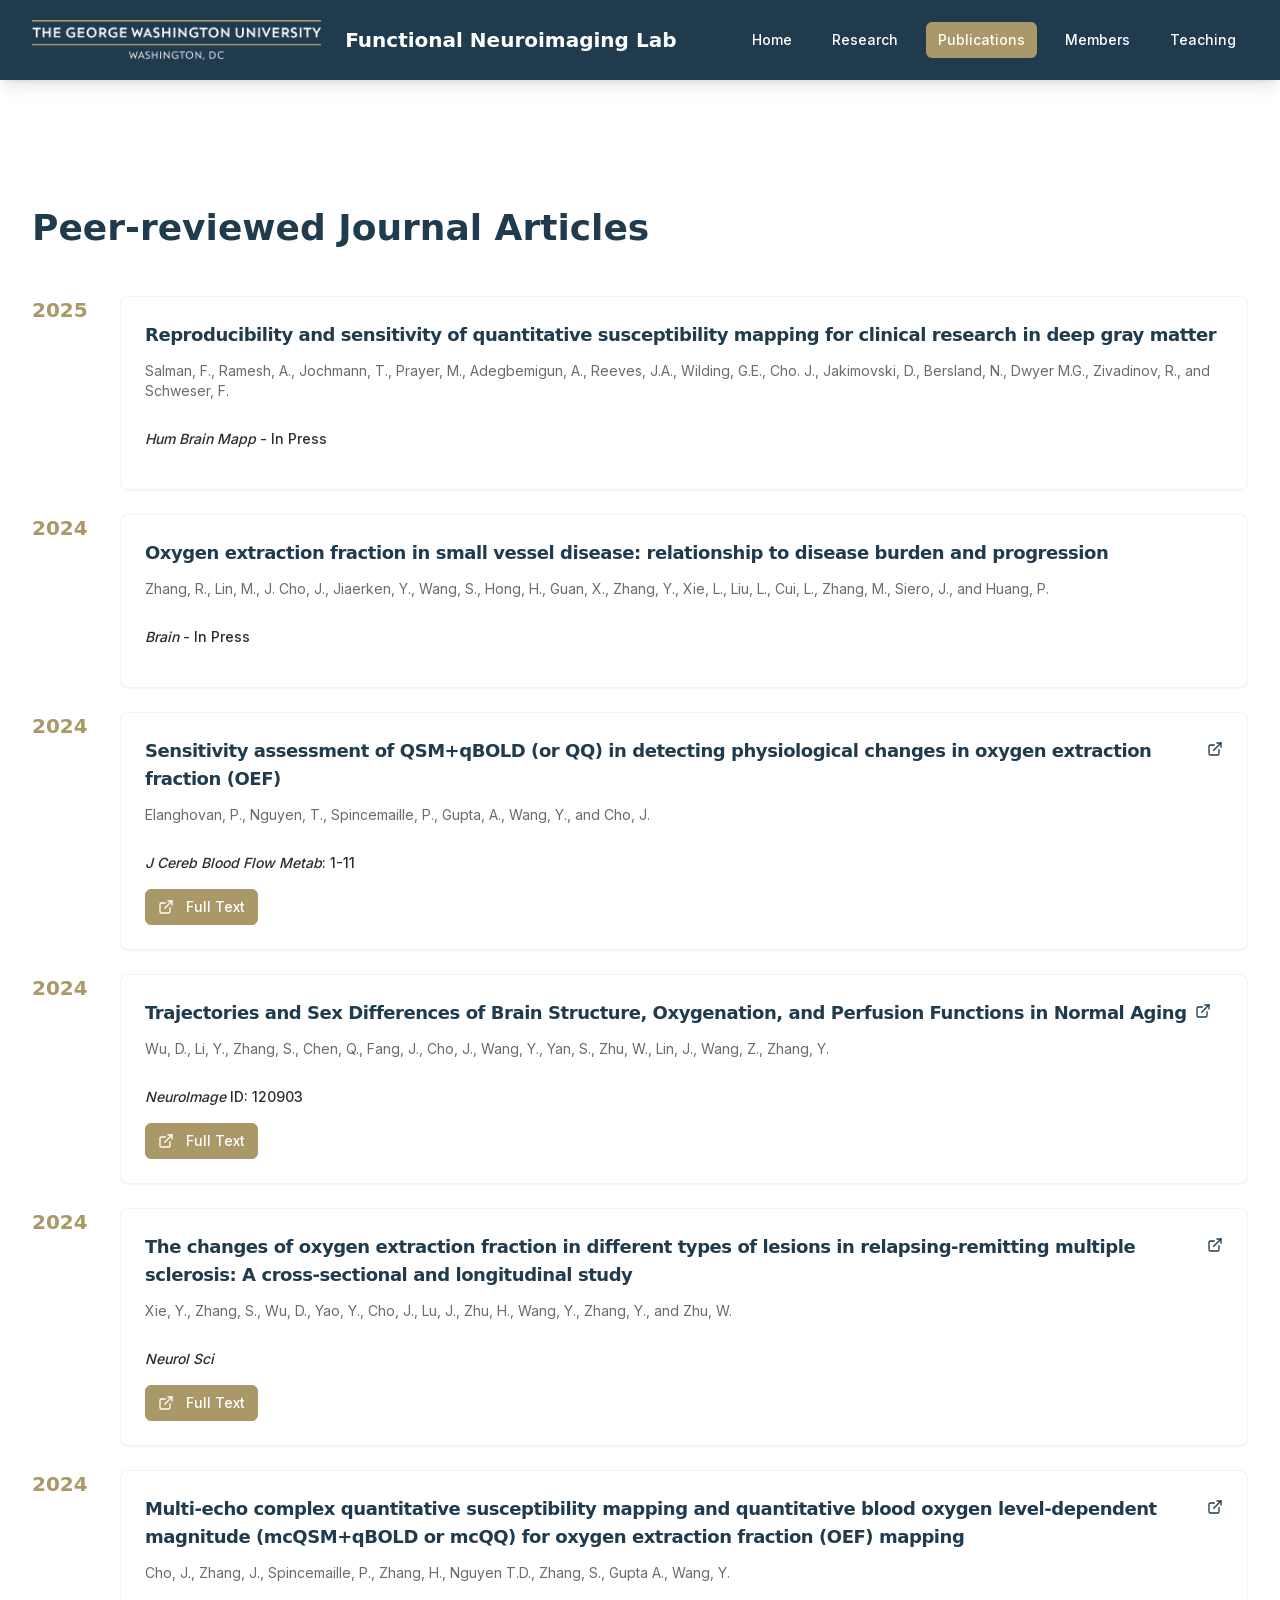
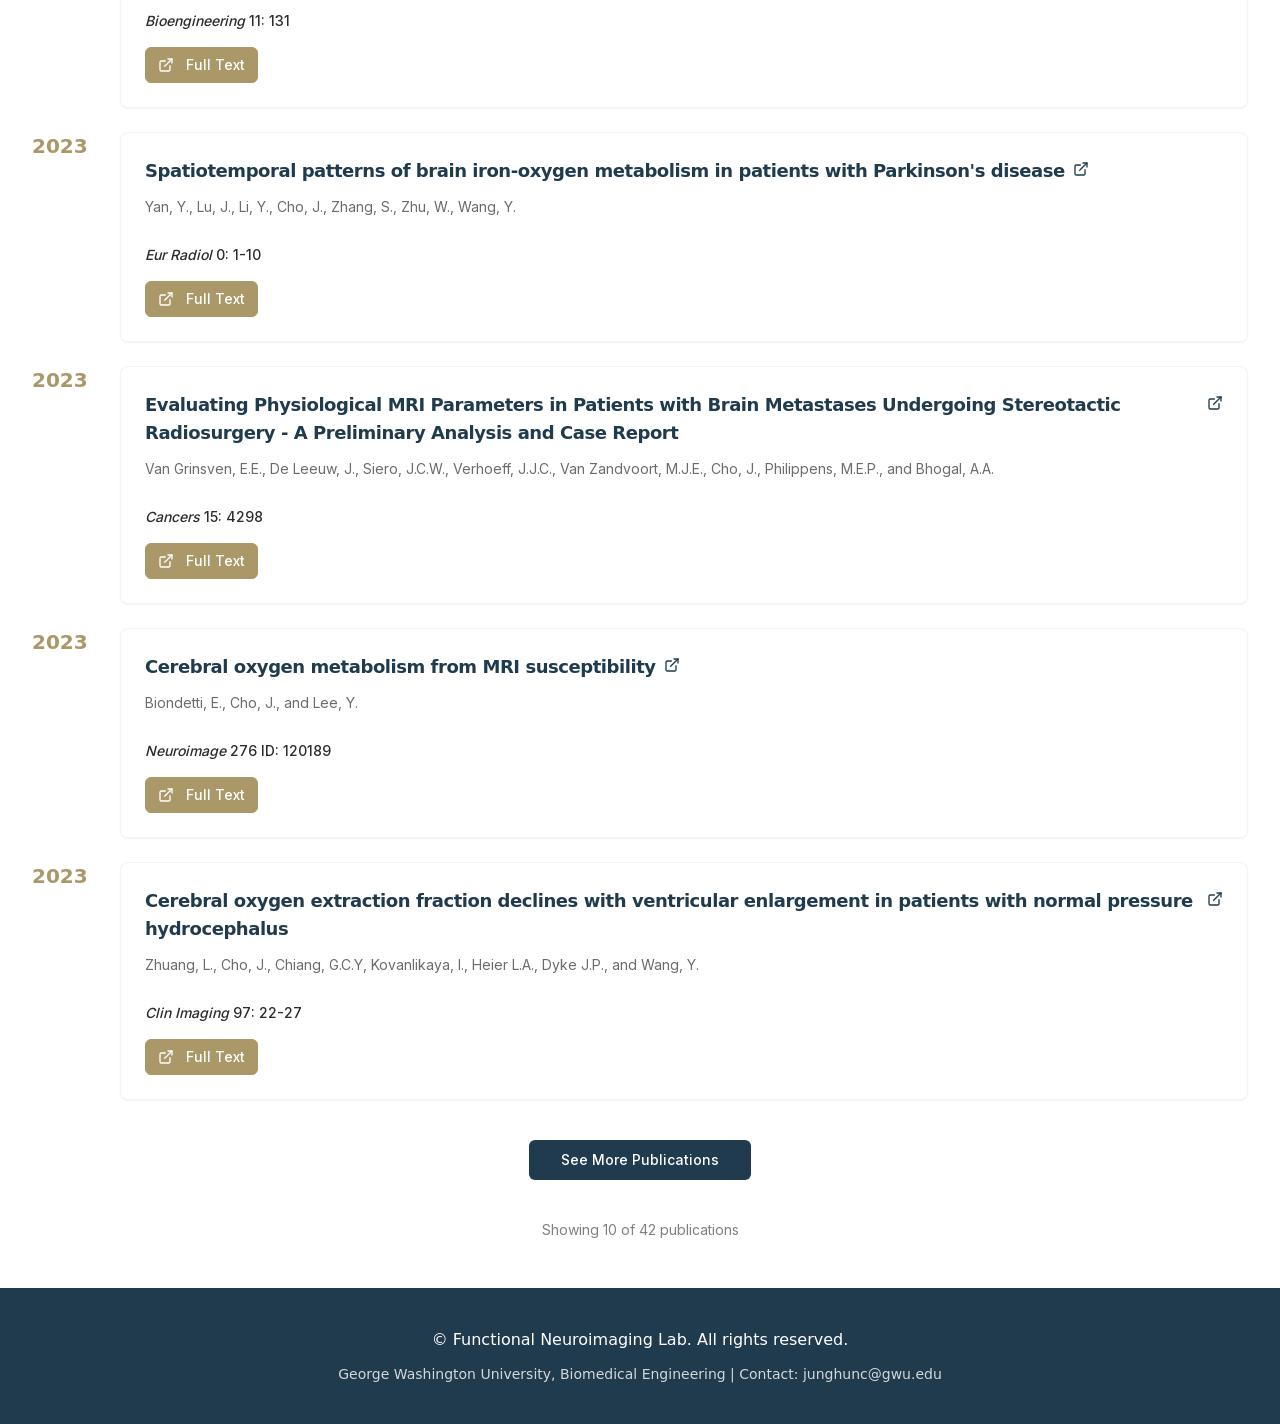
<file: publications.html>
<!DOCTYPE html><html lang="en"><head><meta charSet="utf-8"/><meta name="viewport" content="width=device-width, initial-scale=1"/><link rel="stylesheet" href="/_next/static/css/4dec6a14ddbcf988.css" data-precedence="next"/><link rel="preload" as="script" fetchPriority="low" href="/_next/static/chunks/webpack-746a73de0dcda16e.js"/><script src="/_next/static/chunks/4bd1b696-88b30e0b6c02fd6a.js" async=""></script><script src="/_next/static/chunks/684-638fb9c77224cee8.js" async=""></script><script src="/_next/static/chunks/main-app-8e823df29bd74d1a.js" async=""></script><script src="/_next/static/chunks/63-65e41da3c9ca903a.js" async=""></script><script src="/_next/static/chunks/823-0bcc1e51482df1d7.js" async=""></script><script src="/_next/static/chunks/app/layout-854397917c5d4207.js" async=""></script><script src="/_next/static/chunks/app/publications/page-b79ab674ca4e2cbd.js" async=""></script><title>Functional Neuroimaging Lab</title><meta name="description" content="University research lab specializing in functional neuroimaging and brain research"/><meta name="generator" content="v0.dev"/><script src="/_next/static/chunks/polyfills-42372ed130431b0a.js" noModule=""></script></head><body class="__className_f367f3"><nav class="bg-primary text-white shadow-lg sticky top-0 z-50"><div class="w-full px-4 sm:px-6 lg:px-8"><div class="flex justify-between items-center h-20"><div class="flex items-center flex-shrink-0"><a class="flex items-center space-x-6" href="/"><img alt="George Washington University Logo" loading="lazy" width="160" height="40" decoding="async" data-nimg="1" class="h-10 w-auto" style="color:transparent" src="/images/gw_horizontal_2c_rev.png"/><h1 class="text-lg sm:text-xl font-bold font-sans whitespace-nowrap">Functional Neuroimaging Lab</h1></a></div><div class="hidden md:flex items-center space-x-3 lg:space-x-4"><a class="px-3 py-2 rounded-md text-sm font-medium transition-colors whitespace-nowrap text-white hover:bg-accent/80" href="/">Home</a><a class="px-3 py-2 rounded-md text-sm font-medium transition-colors whitespace-nowrap text-white hover:bg-accent/80" href="/research">Research</a><a class="px-3 py-2 rounded-md text-sm font-medium transition-colors whitespace-nowrap bg-accent text-white" href="/publications">Publications</a><a class="px-3 py-2 rounded-md text-sm font-medium transition-colors whitespace-nowrap text-white hover:bg-accent/80" href="/members">Members</a><a class="px-3 py-2 rounded-md text-sm font-medium transition-colors whitespace-nowrap text-white hover:bg-accent/80" href="/teaching">Teaching</a></div><div class="md:hidden flex items-center"><button class="inline-flex items-center justify-center gap-2 whitespace-nowrap rounded-md text-sm font-medium ring-offset-background transition-colors focus-visible:outline-none focus-visible:ring-2 focus-visible:ring-ring focus-visible:ring-offset-2 disabled:pointer-events-none disabled:opacity-50 [&amp;_svg]:pointer-events-none [&amp;_svg]:size-4 [&amp;_svg]:shrink-0 hover:text-accent-foreground h-10 w-10 text-white hover:bg-accent/80"><svg xmlns="http://www.w3.org/2000/svg" width="24" height="24" viewBox="0 0 24 24" fill="none" stroke="currentColor" stroke-width="2" stroke-linecap="round" stroke-linejoin="round" class="lucide lucide-menu h-6 w-6"><line x1="4" x2="20" y1="12" y2="12"></line><line x1="4" x2="20" y1="6" y2="6"></line><line x1="4" x2="20" y1="18" y2="18"></line></svg></button></div></div></div></nav><main class="min-h-screen bg-white pt-20"><div class="max-w-7xl mx-auto px-4 sm:px-6 lg:px-8 py-12"><div class="mb-12"><h1 class="text-4xl font-bold text-primary mb-6 font-sans">Peer-reviewed Journal Articles</h1><p class="text-lg text-foreground leading-relaxed"></p></div><div class="space-y-6"><div class="flex gap-4 sm:gap-6"><div class="flex-shrink-0 w-12 sm:w-16"><div class="text-lg sm:text-xl font-bold text-accent font-sans">2025</div></div><div class="flex-1 min-w-0"><div class="rounded-lg border text-card-foreground shadow-sm bg-white border-secondary/20 hover:shadow-md transition-shadow"><div class="flex flex-col space-y-1.5 p-6 pb-4"><div class="flex items-start justify-between gap-4"><div class="flex-1 min-w-0"><div class="font-semibold tracking-tight text-primary mb-3 text-lg font-sans">Reproducibility and sensitivity of quantitative susceptibility mapping for clinical research in deep gray matter</div><p class="text-foreground/70 text-sm mb-3">Salman, F., Ramesh, A., Jochmann, T., Prayer, M., Adegbemigun, A., Reeves, J.A., Wilding, G.E., Cho. J., Jakimovski, D., Bersland, N., Dwyer M.G., Zivadinov, R., and Schweser, F.</p></div></div></div><div class="p-6 pt-0"><div class="mb-4"><p class="text-foreground font-medium text-sm"><em>Hum Brain Mapp</em> - In Press</p></div><div class="flex gap-2"></div></div></div></div></div><div class="flex gap-4 sm:gap-6"><div class="flex-shrink-0 w-12 sm:w-16"><div class="text-lg sm:text-xl font-bold text-accent font-sans">2024</div></div><div class="flex-1 min-w-0"><div class="rounded-lg border text-card-foreground shadow-sm bg-white border-secondary/20 hover:shadow-md transition-shadow"><div class="flex flex-col space-y-1.5 p-6 pb-4"><div class="flex items-start justify-between gap-4"><div class="flex-1 min-w-0"><div class="font-semibold tracking-tight text-primary mb-3 text-lg font-sans">Oxygen extraction fraction in small vessel disease: relationship to disease burden and progression</div><p class="text-foreground/70 text-sm mb-3">Zhang, R., Lin, M., J. Cho, J., Jiaerken, Y., Wang, S., Hong, H., Guan, X., Zhang, Y., Xie, L., Liu, L., Cui, L., Zhang, M., Siero, J., and Huang, P.</p></div></div></div><div class="p-6 pt-0"><div class="mb-4"><p class="text-foreground font-medium text-sm"><em>Brain</em> - In Press</p></div><div class="flex gap-2"></div></div></div></div></div><div class="flex gap-4 sm:gap-6"><div class="flex-shrink-0 w-12 sm:w-16"><div class="text-lg sm:text-xl font-bold text-accent font-sans">2024</div></div><div class="flex-1 min-w-0"><div class="rounded-lg border text-card-foreground shadow-sm bg-white border-secondary/20 hover:shadow-md transition-shadow"><div class="flex flex-col space-y-1.5 p-6 pb-4"><div class="flex items-start justify-between gap-4"><div class="flex-1 min-w-0"><div class="font-semibold tracking-tight text-primary mb-3 text-lg font-sans"><a href="https://journals.sagepub.com/doi/10.1177/0271678X241298584" target="_blank" rel="noopener noreferrer" class="hover:text-accent transition-colors inline-flex items-start gap-2">Sensitivity assessment of QSM+qBOLD (or QQ) in detecting physiological changes in oxygen extraction fraction (OEF)<svg xmlns="http://www.w3.org/2000/svg" width="24" height="24" viewBox="0 0 24 24" fill="none" stroke="currentColor" stroke-width="2" stroke-linecap="round" stroke-linejoin="round" class="lucide lucide-external-link w-4 h-4 mt-1 flex-shrink-0"><path d="M15 3h6v6"></path><path d="M10 14 21 3"></path><path d="M18 13v6a2 2 0 0 1-2 2H5a2 2 0 0 1-2-2V8a2 2 0 0 1 2-2h6"></path></svg></a></div><p class="text-foreground/70 text-sm mb-3">Elanghovan, P., Nguyen, T., Spincemaille, P., Gupta, A., Wang, Y., and Cho, J.</p></div></div></div><div class="p-6 pt-0"><div class="mb-4"><p class="text-foreground font-medium text-sm"><em>J Cereb Blood Flow Metab</em>: 1-11</p></div><div class="flex gap-2"><a href="https://journals.sagepub.com/doi/10.1177/0271678X241298584" target="_blank" rel="noopener noreferrer" class="inline-flex items-center justify-center gap-2 whitespace-nowrap text-sm font-medium ring-offset-background transition-colors focus-visible:outline-none focus-visible:ring-2 focus-visible:ring-ring focus-visible:ring-offset-2 disabled:pointer-events-none disabled:opacity-50 [&amp;_svg]:pointer-events-none [&amp;_svg]:size-4 [&amp;_svg]:shrink-0 border hover:text-accent-foreground h-9 rounded-md px-3 bg-accent text-white border-accent hover:bg-accent/90"><svg xmlns="http://www.w3.org/2000/svg" width="24" height="24" viewBox="0 0 24 24" fill="none" stroke="currentColor" stroke-width="2" stroke-linecap="round" stroke-linejoin="round" class="lucide lucide-external-link w-3 h-3 mr-1"><path d="M15 3h6v6"></path><path d="M10 14 21 3"></path><path d="M18 13v6a2 2 0 0 1-2 2H5a2 2 0 0 1-2-2V8a2 2 0 0 1 2-2h6"></path></svg>Full Text</a></div></div></div></div></div><div class="flex gap-4 sm:gap-6"><div class="flex-shrink-0 w-12 sm:w-16"><div class="text-lg sm:text-xl font-bold text-accent font-sans">2024</div></div><div class="flex-1 min-w-0"><div class="rounded-lg border text-card-foreground shadow-sm bg-white border-secondary/20 hover:shadow-md transition-shadow"><div class="flex flex-col space-y-1.5 p-6 pb-4"><div class="flex items-start justify-between gap-4"><div class="flex-1 min-w-0"><div class="font-semibold tracking-tight text-primary mb-3 text-lg font-sans"><a href="https://www.sciencedirect.com/science/article/pii/S1053811924004002" target="_blank" rel="noopener noreferrer" class="hover:text-accent transition-colors inline-flex items-start gap-2">Trajectories and Sex Differences of Brain Structure, Oxygenation, and Perfusion Functions in Normal Aging<svg xmlns="http://www.w3.org/2000/svg" width="24" height="24" viewBox="0 0 24 24" fill="none" stroke="currentColor" stroke-width="2" stroke-linecap="round" stroke-linejoin="round" class="lucide lucide-external-link w-4 h-4 mt-1 flex-shrink-0"><path d="M15 3h6v6"></path><path d="M10 14 21 3"></path><path d="M18 13v6a2 2 0 0 1-2 2H5a2 2 0 0 1-2-2V8a2 2 0 0 1 2-2h6"></path></svg></a></div><p class="text-foreground/70 text-sm mb-3">Wu, D., Li, Y., Zhang, S., Chen, Q., Fang, J., Cho, J., Wang, Y., Yan, S., Zhu, W., Lin, J., Wang, Z., Zhang, Y.</p></div></div></div><div class="p-6 pt-0"><div class="mb-4"><p class="text-foreground font-medium text-sm"><em>NeuroImage</em> ID: 120903</p></div><div class="flex gap-2"><a href="https://www.sciencedirect.com/science/article/pii/S1053811924004002" target="_blank" rel="noopener noreferrer" class="inline-flex items-center justify-center gap-2 whitespace-nowrap text-sm font-medium ring-offset-background transition-colors focus-visible:outline-none focus-visible:ring-2 focus-visible:ring-ring focus-visible:ring-offset-2 disabled:pointer-events-none disabled:opacity-50 [&amp;_svg]:pointer-events-none [&amp;_svg]:size-4 [&amp;_svg]:shrink-0 border hover:text-accent-foreground h-9 rounded-md px-3 bg-accent text-white border-accent hover:bg-accent/90"><svg xmlns="http://www.w3.org/2000/svg" width="24" height="24" viewBox="0 0 24 24" fill="none" stroke="currentColor" stroke-width="2" stroke-linecap="round" stroke-linejoin="round" class="lucide lucide-external-link w-3 h-3 mr-1"><path d="M15 3h6v6"></path><path d="M10 14 21 3"></path><path d="M18 13v6a2 2 0 0 1-2 2H5a2 2 0 0 1-2-2V8a2 2 0 0 1 2-2h6"></path></svg>Full Text</a></div></div></div></div></div><div class="flex gap-4 sm:gap-6"><div class="flex-shrink-0 w-12 sm:w-16"><div class="text-lg sm:text-xl font-bold text-accent font-sans">2024</div></div><div class="flex-1 min-w-0"><div class="rounded-lg border text-card-foreground shadow-sm bg-white border-secondary/20 hover:shadow-md transition-shadow"><div class="flex flex-col space-y-1.5 p-6 pb-4"><div class="flex items-start justify-between gap-4"><div class="flex-1 min-w-0"><div class="font-semibold tracking-tight text-primary mb-3 text-lg font-sans"><a href="https://pubmed.ncbi.nlm.nih.gov/38492126/" target="_blank" rel="noopener noreferrer" class="hover:text-accent transition-colors inline-flex items-start gap-2">The changes of oxygen extraction fraction in different types of lesions in relapsing-remitting multiple sclerosis: A cross-sectional and longitudinal study<svg xmlns="http://www.w3.org/2000/svg" width="24" height="24" viewBox="0 0 24 24" fill="none" stroke="currentColor" stroke-width="2" stroke-linecap="round" stroke-linejoin="round" class="lucide lucide-external-link w-4 h-4 mt-1 flex-shrink-0"><path d="M15 3h6v6"></path><path d="M10 14 21 3"></path><path d="M18 13v6a2 2 0 0 1-2 2H5a2 2 0 0 1-2-2V8a2 2 0 0 1 2-2h6"></path></svg></a></div><p class="text-foreground/70 text-sm mb-3">Xie, Y., Zhang, S., Wu, D., Yao, Y., Cho, J., Lu, J., Zhu, H., Wang, Y., Zhang, Y., and Zhu, W.</p></div></div></div><div class="p-6 pt-0"><div class="mb-4"><p class="text-foreground font-medium text-sm"><em>Neurol Sci</em></p></div><div class="flex gap-2"><a href="https://pubmed.ncbi.nlm.nih.gov/38492126/" target="_blank" rel="noopener noreferrer" class="inline-flex items-center justify-center gap-2 whitespace-nowrap text-sm font-medium ring-offset-background transition-colors focus-visible:outline-none focus-visible:ring-2 focus-visible:ring-ring focus-visible:ring-offset-2 disabled:pointer-events-none disabled:opacity-50 [&amp;_svg]:pointer-events-none [&amp;_svg]:size-4 [&amp;_svg]:shrink-0 border hover:text-accent-foreground h-9 rounded-md px-3 bg-accent text-white border-accent hover:bg-accent/90"><svg xmlns="http://www.w3.org/2000/svg" width="24" height="24" viewBox="0 0 24 24" fill="none" stroke="currentColor" stroke-width="2" stroke-linecap="round" stroke-linejoin="round" class="lucide lucide-external-link w-3 h-3 mr-1"><path d="M15 3h6v6"></path><path d="M10 14 21 3"></path><path d="M18 13v6a2 2 0 0 1-2 2H5a2 2 0 0 1-2-2V8a2 2 0 0 1 2-2h6"></path></svg>Full Text</a></div></div></div></div></div><div class="flex gap-4 sm:gap-6"><div class="flex-shrink-0 w-12 sm:w-16"><div class="text-lg sm:text-xl font-bold text-accent font-sans">2024</div></div><div class="flex-1 min-w-0"><div class="rounded-lg border text-card-foreground shadow-sm bg-white border-secondary/20 hover:shadow-md transition-shadow"><div class="flex flex-col space-y-1.5 p-6 pb-4"><div class="flex items-start justify-between gap-4"><div class="flex-1 min-w-0"><div class="font-semibold tracking-tight text-primary mb-3 text-lg font-sans"><a href="https://www.mdpi.com/2306-5354/11/2/131" target="_blank" rel="noopener noreferrer" class="hover:text-accent transition-colors inline-flex items-start gap-2">Multi-echo complex quantitative susceptibility mapping and quantitative blood oxygen level-dependent magnitude (mcQSM+qBOLD or mcQQ) for oxygen extraction fraction (OEF) mapping<svg xmlns="http://www.w3.org/2000/svg" width="24" height="24" viewBox="0 0 24 24" fill="none" stroke="currentColor" stroke-width="2" stroke-linecap="round" stroke-linejoin="round" class="lucide lucide-external-link w-4 h-4 mt-1 flex-shrink-0"><path d="M15 3h6v6"></path><path d="M10 14 21 3"></path><path d="M18 13v6a2 2 0 0 1-2 2H5a2 2 0 0 1-2-2V8a2 2 0 0 1 2-2h6"></path></svg></a></div><p class="text-foreground/70 text-sm mb-3">Cho, J., Zhang, J., Spincemaille, P., Zhang, H., Nguyen T.D., Zhang, S., Gupta A., Wang, Y.</p></div></div></div><div class="p-6 pt-0"><div class="mb-4"><p class="text-foreground font-medium text-sm"><em>Bioengineering</em> 11<!-- -->: 131</p></div><div class="flex gap-2"><a href="https://www.mdpi.com/2306-5354/11/2/131" target="_blank" rel="noopener noreferrer" class="inline-flex items-center justify-center gap-2 whitespace-nowrap text-sm font-medium ring-offset-background transition-colors focus-visible:outline-none focus-visible:ring-2 focus-visible:ring-ring focus-visible:ring-offset-2 disabled:pointer-events-none disabled:opacity-50 [&amp;_svg]:pointer-events-none [&amp;_svg]:size-4 [&amp;_svg]:shrink-0 border hover:text-accent-foreground h-9 rounded-md px-3 bg-accent text-white border-accent hover:bg-accent/90"><svg xmlns="http://www.w3.org/2000/svg" width="24" height="24" viewBox="0 0 24 24" fill="none" stroke="currentColor" stroke-width="2" stroke-linecap="round" stroke-linejoin="round" class="lucide lucide-external-link w-3 h-3 mr-1"><path d="M15 3h6v6"></path><path d="M10 14 21 3"></path><path d="M18 13v6a2 2 0 0 1-2 2H5a2 2 0 0 1-2-2V8a2 2 0 0 1 2-2h6"></path></svg>Full Text</a></div></div></div></div></div><div class="flex gap-4 sm:gap-6"><div class="flex-shrink-0 w-12 sm:w-16"><div class="text-lg sm:text-xl font-bold text-accent font-sans">2023</div></div><div class="flex-1 min-w-0"><div class="rounded-lg border text-card-foreground shadow-sm bg-white border-secondary/20 hover:shadow-md transition-shadow"><div class="flex flex-col space-y-1.5 p-6 pb-4"><div class="flex items-start justify-between gap-4"><div class="flex-1 min-w-0"><div class="font-semibold tracking-tight text-primary mb-3 text-lg font-sans"><a href="https://link.springer.com/article/10.1007/s00330-023-10283-1" target="_blank" rel="noopener noreferrer" class="hover:text-accent transition-colors inline-flex items-start gap-2">Spatiotemporal patterns of brain iron-oxygen metabolism in patients with Parkinson&#x27;s disease<svg xmlns="http://www.w3.org/2000/svg" width="24" height="24" viewBox="0 0 24 24" fill="none" stroke="currentColor" stroke-width="2" stroke-linecap="round" stroke-linejoin="round" class="lucide lucide-external-link w-4 h-4 mt-1 flex-shrink-0"><path d="M15 3h6v6"></path><path d="M10 14 21 3"></path><path d="M18 13v6a2 2 0 0 1-2 2H5a2 2 0 0 1-2-2V8a2 2 0 0 1 2-2h6"></path></svg></a></div><p class="text-foreground/70 text-sm mb-3">Yan, Y., Lu, J., Li, Y., Cho, J., Zhang, S., Zhu, W., Wang, Y.</p></div></div></div><div class="p-6 pt-0"><div class="mb-4"><p class="text-foreground font-medium text-sm"><em>Eur Radiol</em> 0<!-- -->: 1-10</p></div><div class="flex gap-2"><a href="https://link.springer.com/article/10.1007/s00330-023-10283-1" target="_blank" rel="noopener noreferrer" class="inline-flex items-center justify-center gap-2 whitespace-nowrap text-sm font-medium ring-offset-background transition-colors focus-visible:outline-none focus-visible:ring-2 focus-visible:ring-ring focus-visible:ring-offset-2 disabled:pointer-events-none disabled:opacity-50 [&amp;_svg]:pointer-events-none [&amp;_svg]:size-4 [&amp;_svg]:shrink-0 border hover:text-accent-foreground h-9 rounded-md px-3 bg-accent text-white border-accent hover:bg-accent/90"><svg xmlns="http://www.w3.org/2000/svg" width="24" height="24" viewBox="0 0 24 24" fill="none" stroke="currentColor" stroke-width="2" stroke-linecap="round" stroke-linejoin="round" class="lucide lucide-external-link w-3 h-3 mr-1"><path d="M15 3h6v6"></path><path d="M10 14 21 3"></path><path d="M18 13v6a2 2 0 0 1-2 2H5a2 2 0 0 1-2-2V8a2 2 0 0 1 2-2h6"></path></svg>Full Text</a></div></div></div></div></div><div class="flex gap-4 sm:gap-6"><div class="flex-shrink-0 w-12 sm:w-16"><div class="text-lg sm:text-xl font-bold text-accent font-sans">2023</div></div><div class="flex-1 min-w-0"><div class="rounded-lg border text-card-foreground shadow-sm bg-white border-secondary/20 hover:shadow-md transition-shadow"><div class="flex flex-col space-y-1.5 p-6 pb-4"><div class="flex items-start justify-between gap-4"><div class="flex-1 min-w-0"><div class="font-semibold tracking-tight text-primary mb-3 text-lg font-sans"><a href="https://www.mdpi.com/2072-6694/15/17/4298" target="_blank" rel="noopener noreferrer" class="hover:text-accent transition-colors inline-flex items-start gap-2">Evaluating Physiological MRI Parameters in Patients with Brain Metastases Undergoing Stereotactic Radiosurgery - A Preliminary Analysis and Case Report<svg xmlns="http://www.w3.org/2000/svg" width="24" height="24" viewBox="0 0 24 24" fill="none" stroke="currentColor" stroke-width="2" stroke-linecap="round" stroke-linejoin="round" class="lucide lucide-external-link w-4 h-4 mt-1 flex-shrink-0"><path d="M15 3h6v6"></path><path d="M10 14 21 3"></path><path d="M18 13v6a2 2 0 0 1-2 2H5a2 2 0 0 1-2-2V8a2 2 0 0 1 2-2h6"></path></svg></a></div><p class="text-foreground/70 text-sm mb-3">Van Grinsven, E.E., De Leeuw, J., Siero, J.C.W., Verhoeff, J.J.C., Van Zandvoort, M.J.E., Cho, J., Philippens, M.E.P., and Bhogal, A.A.</p></div></div></div><div class="p-6 pt-0"><div class="mb-4"><p class="text-foreground font-medium text-sm"><em>Cancers</em> 15<!-- -->: 4298</p></div><div class="flex gap-2"><a href="https://www.mdpi.com/2072-6694/15/17/4298" target="_blank" rel="noopener noreferrer" class="inline-flex items-center justify-center gap-2 whitespace-nowrap text-sm font-medium ring-offset-background transition-colors focus-visible:outline-none focus-visible:ring-2 focus-visible:ring-ring focus-visible:ring-offset-2 disabled:pointer-events-none disabled:opacity-50 [&amp;_svg]:pointer-events-none [&amp;_svg]:size-4 [&amp;_svg]:shrink-0 border hover:text-accent-foreground h-9 rounded-md px-3 bg-accent text-white border-accent hover:bg-accent/90"><svg xmlns="http://www.w3.org/2000/svg" width="24" height="24" viewBox="0 0 24 24" fill="none" stroke="currentColor" stroke-width="2" stroke-linecap="round" stroke-linejoin="round" class="lucide lucide-external-link w-3 h-3 mr-1"><path d="M15 3h6v6"></path><path d="M10 14 21 3"></path><path d="M18 13v6a2 2 0 0 1-2 2H5a2 2 0 0 1-2-2V8a2 2 0 0 1 2-2h6"></path></svg>Full Text</a></div></div></div></div></div><div class="flex gap-4 sm:gap-6"><div class="flex-shrink-0 w-12 sm:w-16"><div class="text-lg sm:text-xl font-bold text-accent font-sans">2023</div></div><div class="flex-1 min-w-0"><div class="rounded-lg border text-card-foreground shadow-sm bg-white border-secondary/20 hover:shadow-md transition-shadow"><div class="flex flex-col space-y-1.5 p-6 pb-4"><div class="flex items-start justify-between gap-4"><div class="flex-1 min-w-0"><div class="font-semibold tracking-tight text-primary mb-3 text-lg font-sans"><a href="https://pubmed.ncbi.nlm.nih.gov/37230206/" target="_blank" rel="noopener noreferrer" class="hover:text-accent transition-colors inline-flex items-start gap-2">Cerebral oxygen metabolism from MRI susceptibility<svg xmlns="http://www.w3.org/2000/svg" width="24" height="24" viewBox="0 0 24 24" fill="none" stroke="currentColor" stroke-width="2" stroke-linecap="round" stroke-linejoin="round" class="lucide lucide-external-link w-4 h-4 mt-1 flex-shrink-0"><path d="M15 3h6v6"></path><path d="M10 14 21 3"></path><path d="M18 13v6a2 2 0 0 1-2 2H5a2 2 0 0 1-2-2V8a2 2 0 0 1 2-2h6"></path></svg></a></div><p class="text-foreground/70 text-sm mb-3">Biondetti, E., Cho, J., and Lee, Y.</p></div></div></div><div class="p-6 pt-0"><div class="mb-4"><p class="text-foreground font-medium text-sm"><em>Neuroimage</em> 276<!-- --> ID: 120189</p></div><div class="flex gap-2"><a href="https://pubmed.ncbi.nlm.nih.gov/37230206/" target="_blank" rel="noopener noreferrer" class="inline-flex items-center justify-center gap-2 whitespace-nowrap text-sm font-medium ring-offset-background transition-colors focus-visible:outline-none focus-visible:ring-2 focus-visible:ring-ring focus-visible:ring-offset-2 disabled:pointer-events-none disabled:opacity-50 [&amp;_svg]:pointer-events-none [&amp;_svg]:size-4 [&amp;_svg]:shrink-0 border hover:text-accent-foreground h-9 rounded-md px-3 bg-accent text-white border-accent hover:bg-accent/90"><svg xmlns="http://www.w3.org/2000/svg" width="24" height="24" viewBox="0 0 24 24" fill="none" stroke="currentColor" stroke-width="2" stroke-linecap="round" stroke-linejoin="round" class="lucide lucide-external-link w-3 h-3 mr-1"><path d="M15 3h6v6"></path><path d="M10 14 21 3"></path><path d="M18 13v6a2 2 0 0 1-2 2H5a2 2 0 0 1-2-2V8a2 2 0 0 1 2-2h6"></path></svg>Full Text</a></div></div></div></div></div><div class="flex gap-4 sm:gap-6"><div class="flex-shrink-0 w-12 sm:w-16"><div class="text-lg sm:text-xl font-bold text-accent font-sans">2023</div></div><div class="flex-1 min-w-0"><div class="rounded-lg border text-card-foreground shadow-sm bg-white border-secondary/20 hover:shadow-md transition-shadow"><div class="flex flex-col space-y-1.5 p-6 pb-4"><div class="flex items-start justify-between gap-4"><div class="flex-1 min-w-0"><div class="font-semibold tracking-tight text-primary mb-3 text-lg font-sans"><a href="https://pubmed.ncbi.nlm.nih.gov/36871361/" target="_blank" rel="noopener noreferrer" class="hover:text-accent transition-colors inline-flex items-start gap-2">Cerebral oxygen extraction fraction declines with ventricular enlargement in patients with normal pressure hydrocephalus<svg xmlns="http://www.w3.org/2000/svg" width="24" height="24" viewBox="0 0 24 24" fill="none" stroke="currentColor" stroke-width="2" stroke-linecap="round" stroke-linejoin="round" class="lucide lucide-external-link w-4 h-4 mt-1 flex-shrink-0"><path d="M15 3h6v6"></path><path d="M10 14 21 3"></path><path d="M18 13v6a2 2 0 0 1-2 2H5a2 2 0 0 1-2-2V8a2 2 0 0 1 2-2h6"></path></svg></a></div><p class="text-foreground/70 text-sm mb-3">Zhuang, L., Cho, J., Chiang, G.C.Y, Kovanlikaya, I., Heier L.A., Dyke J.P., and Wang, Y.</p></div></div></div><div class="p-6 pt-0"><div class="mb-4"><p class="text-foreground font-medium text-sm"><em>Clin Imaging</em> 97<!-- -->: 22-27</p></div><div class="flex gap-2"><a href="https://pubmed.ncbi.nlm.nih.gov/36871361/" target="_blank" rel="noopener noreferrer" class="inline-flex items-center justify-center gap-2 whitespace-nowrap text-sm font-medium ring-offset-background transition-colors focus-visible:outline-none focus-visible:ring-2 focus-visible:ring-ring focus-visible:ring-offset-2 disabled:pointer-events-none disabled:opacity-50 [&amp;_svg]:pointer-events-none [&amp;_svg]:size-4 [&amp;_svg]:shrink-0 border hover:text-accent-foreground h-9 rounded-md px-3 bg-accent text-white border-accent hover:bg-accent/90"><svg xmlns="http://www.w3.org/2000/svg" width="24" height="24" viewBox="0 0 24 24" fill="none" stroke="currentColor" stroke-width="2" stroke-linecap="round" stroke-linejoin="round" class="lucide lucide-external-link w-3 h-3 mr-1"><path d="M15 3h6v6"></path><path d="M10 14 21 3"></path><path d="M18 13v6a2 2 0 0 1-2 2H5a2 2 0 0 1-2-2V8a2 2 0 0 1 2-2h6"></path></svg>Full Text</a></div></div></div></div></div></div><div class="text-center mt-10"><button class="inline-flex items-center justify-center gap-2 whitespace-nowrap rounded-md text-sm font-medium ring-offset-background transition-colors focus-visible:outline-none focus-visible:ring-2 focus-visible:ring-ring focus-visible:ring-offset-2 disabled:pointer-events-none disabled:opacity-50 [&amp;_svg]:pointer-events-none [&amp;_svg]:size-4 [&amp;_svg]:shrink-0 h-10 bg-primary text-white px-8 py-2 hover:bg-primary/90">See More Publications</button></div><div class="mt-10 text-center"><p class="text-foreground/60 text-sm">Showing <!-- -->10<!-- --> of <!-- -->42<!-- --> publications</p></div></div></main><footer class="bg-primary text-white py-10"><div class="max-w-7xl mx-auto px-4 sm:px-6 lg:px-8"><div class="text-center"><p class="font-sans">© Functional Neuroimaging Lab. All rights reserved.</p><p class="mt-3 text-sm opacity-80 font-sans">George Washington University, Biomedical Engineering | Contact: junghunc@gwu.edu</p></div></div></footer><script src="/_next/static/chunks/webpack-746a73de0dcda16e.js" async=""></script><script>(self.__next_f=self.__next_f||[]).push([0])</script><script>self.__next_f.push([1,"1:\"$Sreact.fragment\"\n2:I[166,[\"63\",\"static/chunks/63-65e41da3c9ca903a.js\",\"823\",\"static/chunks/823-0bcc1e51482df1d7.js\",\"177\",\"static/chunks/app/layout-854397917c5d4207.js\"],\"default\"]\n3:I[7555,[],\"\"]\n4:I[1295,[],\"\"]\n5:I[894,[],\"ClientPageRoot\"]\n6:I[4089,[\"823\",\"static/chunks/823-0bcc1e51482df1d7.js\",\"352\",\"static/chunks/app/publications/page-b79ab674ca4e2cbd.js\"],\"default\"]\n9:I[9665,[],\"OutletBoundary\"]\nc:I[9665,[],\"ViewportBoundary\"]\ne:I[9665,[],\"MetadataBoundary\"]\n10:I[6614,[],\"\"]\n:HL[\"/_next/static/css/4dec6a14ddbcf988.css\",\"style\"]\n"])</script><script>self.__next_f.push([1,"0:{\"P\":null,\"b\":\"e5pX8sEygpvZiv2JMyi6s\",\"p\":\"\",\"c\":[\"\",\"publications\"],\"i\":false,\"f\":[[[\"\",{\"children\":[\"publications\",{\"children\":[\"__PAGE__\",{}]}]},\"$undefined\",\"$undefined\",true],[\"\",[\"$\",\"$1\",\"c\",{\"children\":[[[\"$\",\"link\",\"0\",{\"rel\":\"stylesheet\",\"href\":\"/_next/static/css/4dec6a14ddbcf988.css\",\"precedence\":\"next\",\"crossOrigin\":\"$undefined\",\"nonce\":\"$undefined\"}]],[\"$\",\"html\",null,{\"lang\":\"en\",\"children\":[\"$\",\"body\",null,{\"className\":\"__className_f367f3\",\"children\":[[\"$\",\"$L2\",null,{}],[\"$\",\"main\",null,{\"className\":\"min-h-screen bg-white pt-20\",\"children\":[\"$\",\"$L3\",null,{\"parallelRouterKey\":\"children\",\"error\":\"$undefined\",\"errorStyles\":\"$undefined\",\"errorScripts\":\"$undefined\",\"template\":[\"$\",\"$L4\",null,{}],\"templateStyles\":\"$undefined\",\"templateScripts\":\"$undefined\",\"notFound\":[[[\"$\",\"title\",null,{\"children\":\"404: This page could not be found.\"}],[\"$\",\"div\",null,{\"style\":{\"fontFamily\":\"system-ui,\\\"Segoe UI\\\",Roboto,Helvetica,Arial,sans-serif,\\\"Apple Color Emoji\\\",\\\"Segoe UI Emoji\\\"\",\"height\":\"100vh\",\"textAlign\":\"center\",\"display\":\"flex\",\"flexDirection\":\"column\",\"alignItems\":\"center\",\"justifyContent\":\"center\"},\"children\":[\"$\",\"div\",null,{\"children\":[[\"$\",\"style\",null,{\"dangerouslySetInnerHTML\":{\"__html\":\"body{color:#000;background:#fff;margin:0}.next-error-h1{border-right:1px solid rgba(0,0,0,.3)}@media (prefers-color-scheme:dark){body{color:#fff;background:#000}.next-error-h1{border-right:1px solid rgba(255,255,255,.3)}}\"}}],[\"$\",\"h1\",null,{\"className\":\"next-error-h1\",\"style\":{\"display\":\"inline-block\",\"margin\":\"0 20px 0 0\",\"padding\":\"0 23px 0 0\",\"fontSize\":24,\"fontWeight\":500,\"verticalAlign\":\"top\",\"lineHeight\":\"49px\"},\"children\":404}],[\"$\",\"div\",null,{\"style\":{\"display\":\"inline-block\"},\"children\":[\"$\",\"h2\",null,{\"style\":{\"fontSize\":14,\"fontWeight\":400,\"lineHeight\":\"49px\",\"margin\":0},\"children\":\"This page could not be found.\"}]}]]}]}]],[]],\"forbidden\":\"$undefined\",\"unauthorized\":\"$undefined\"}]}],[\"$\",\"footer\",null,{\"className\":\"bg-primary text-white py-10\",\"children\":[\"$\",\"div\",null,{\"className\":\"max-w-7xl mx-auto px-4 sm:px-6 lg:px-8\",\"children\":[\"$\",\"div\",null,{\"className\":\"text-center\",\"children\":[[\"$\",\"p\",null,{\"className\":\"font-sans\",\"children\":\"© Functional Neuroimaging Lab. All rights reserved.\"}],[\"$\",\"p\",null,{\"className\":\"mt-3 text-sm opacity-80 font-sans\",\"children\":\"George Washington University, Biomedical Engineering | Contact: junghunc@gwu.edu\"}]]}]}]}]]}]}]]}],{\"children\":[\"publications\",[\"$\",\"$1\",\"c\",{\"children\":[null,[\"$\",\"$L3\",null,{\"parallelRouterKey\":\"children\",\"error\":\"$undefined\",\"errorStyles\":\"$undefined\",\"errorScripts\":\"$undefined\",\"template\":[\"$\",\"$L4\",null,{}],\"templateStyles\":\"$undefined\",\"templateScripts\":\"$undefined\",\"notFound\":\"$undefined\",\"forbidden\":\"$undefined\",\"unauthorized\":\"$undefined\"}]]}],{\"children\":[\"__PAGE__\",[\"$\",\"$1\",\"c\",{\"children\":[[\"$\",\"$L5\",null,{\"Component\":\"$6\",\"searchParams\":{},\"params\":{},\"promises\":[\"$@7\",\"$@8\"]}],\"$undefined\",null,[\"$\",\"$L9\",null,{\"children\":[\"$La\",\"$Lb\",null]}]]}],{},null,false]},null,false]},null,false],[\"$\",\"$1\",\"h\",{\"children\":[null,[\"$\",\"$1\",\"JSlnmocEIVfT9TTmL54ow\",{\"children\":[[\"$\",\"$Lc\",null,{\"children\":\"$Ld\"}],null]}],[\"$\",\"$Le\",null,{\"children\":\"$Lf\"}]]}],false]],\"m\":\"$undefined\",\"G\":[\"$10\",\"$undefined\"],\"s\":false,\"S\":true}\n"])</script><script>self.__next_f.push([1,"7:{}\n8:{}\n"])</script><script>self.__next_f.push([1,"d:[[\"$\",\"meta\",\"0\",{\"charSet\":\"utf-8\"}],[\"$\",\"meta\",\"1\",{\"name\":\"viewport\",\"content\":\"width=device-width, initial-scale=1\"}]]\na:null\n"])</script><script>self.__next_f.push([1,"b:null\nf:[[\"$\",\"title\",\"0\",{\"children\":\"Functional Neuroimaging Lab\"}],[\"$\",\"meta\",\"1\",{\"name\":\"description\",\"content\":\"University research lab specializing in functional neuroimaging and brain research\"}],[\"$\",\"meta\",\"2\",{\"name\":\"generator\",\"content\":\"v0.dev\"}]]\n"])</script></body></html>
</file>
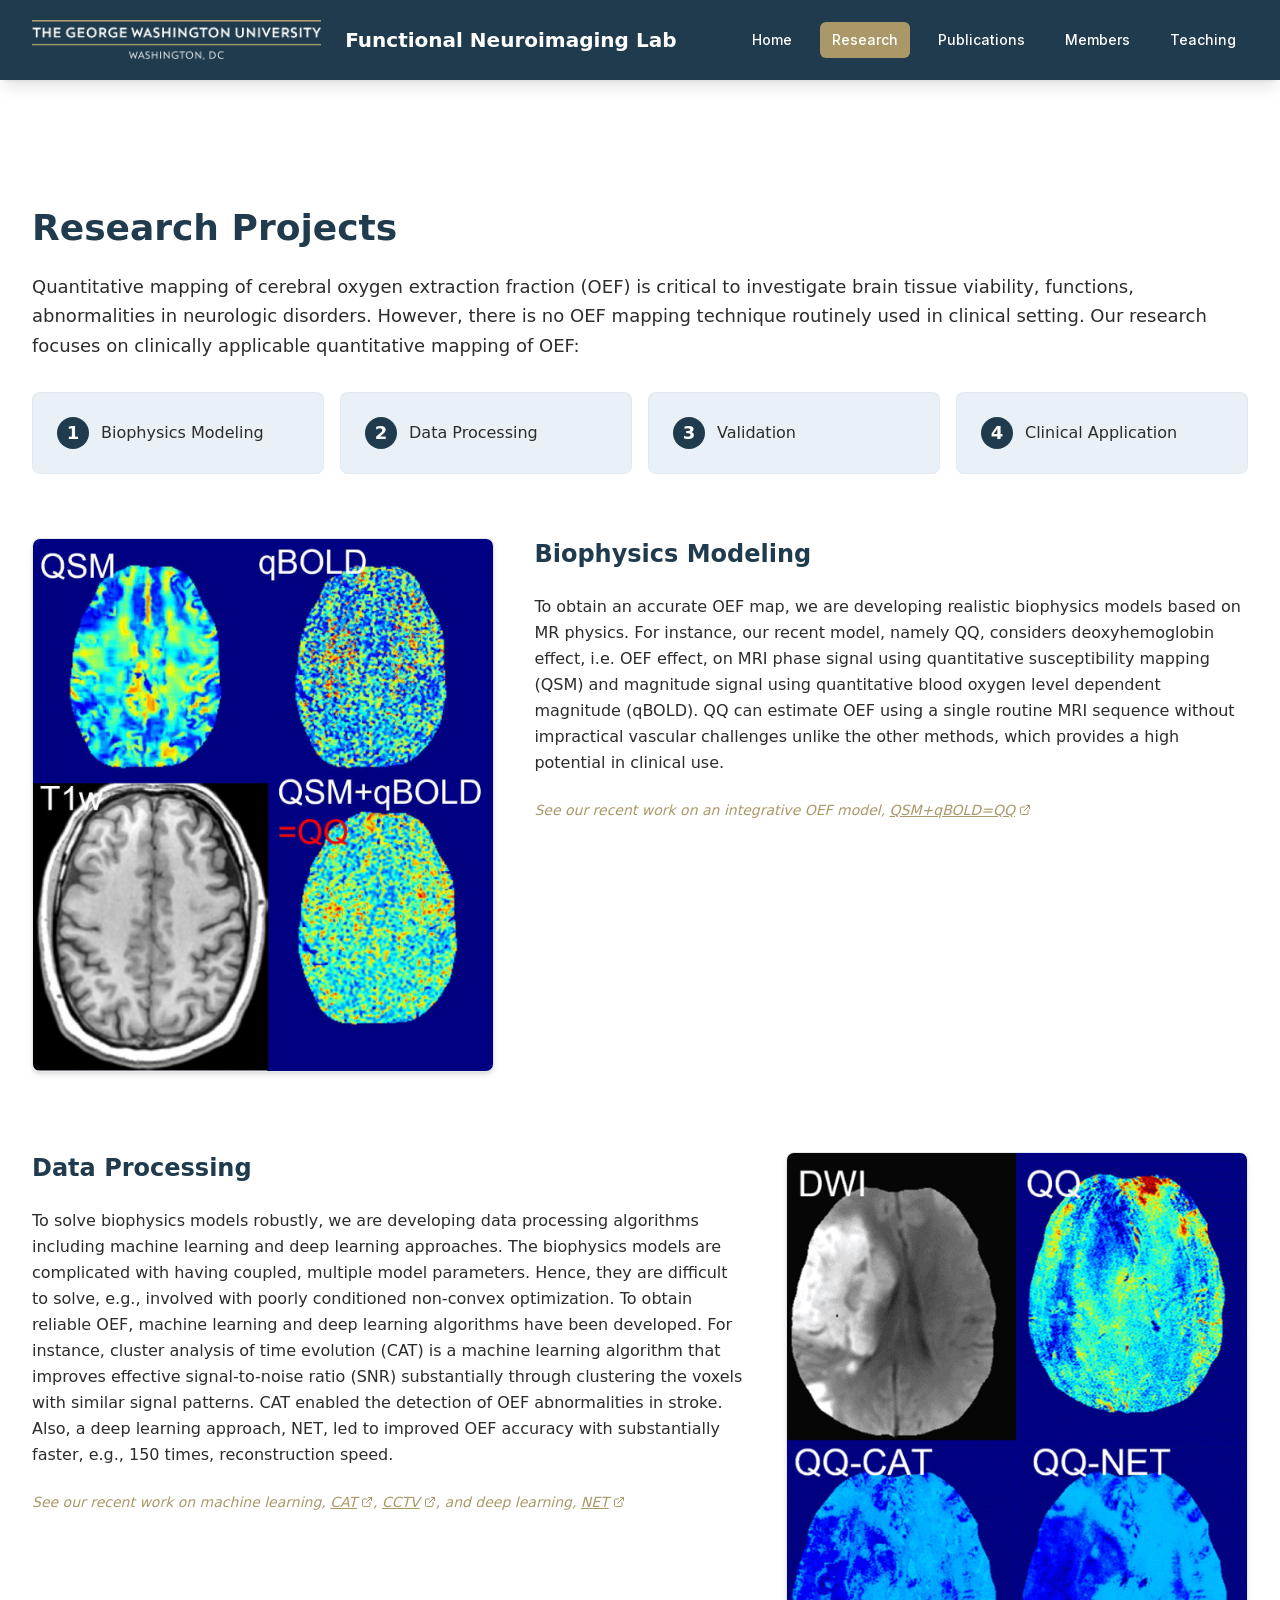
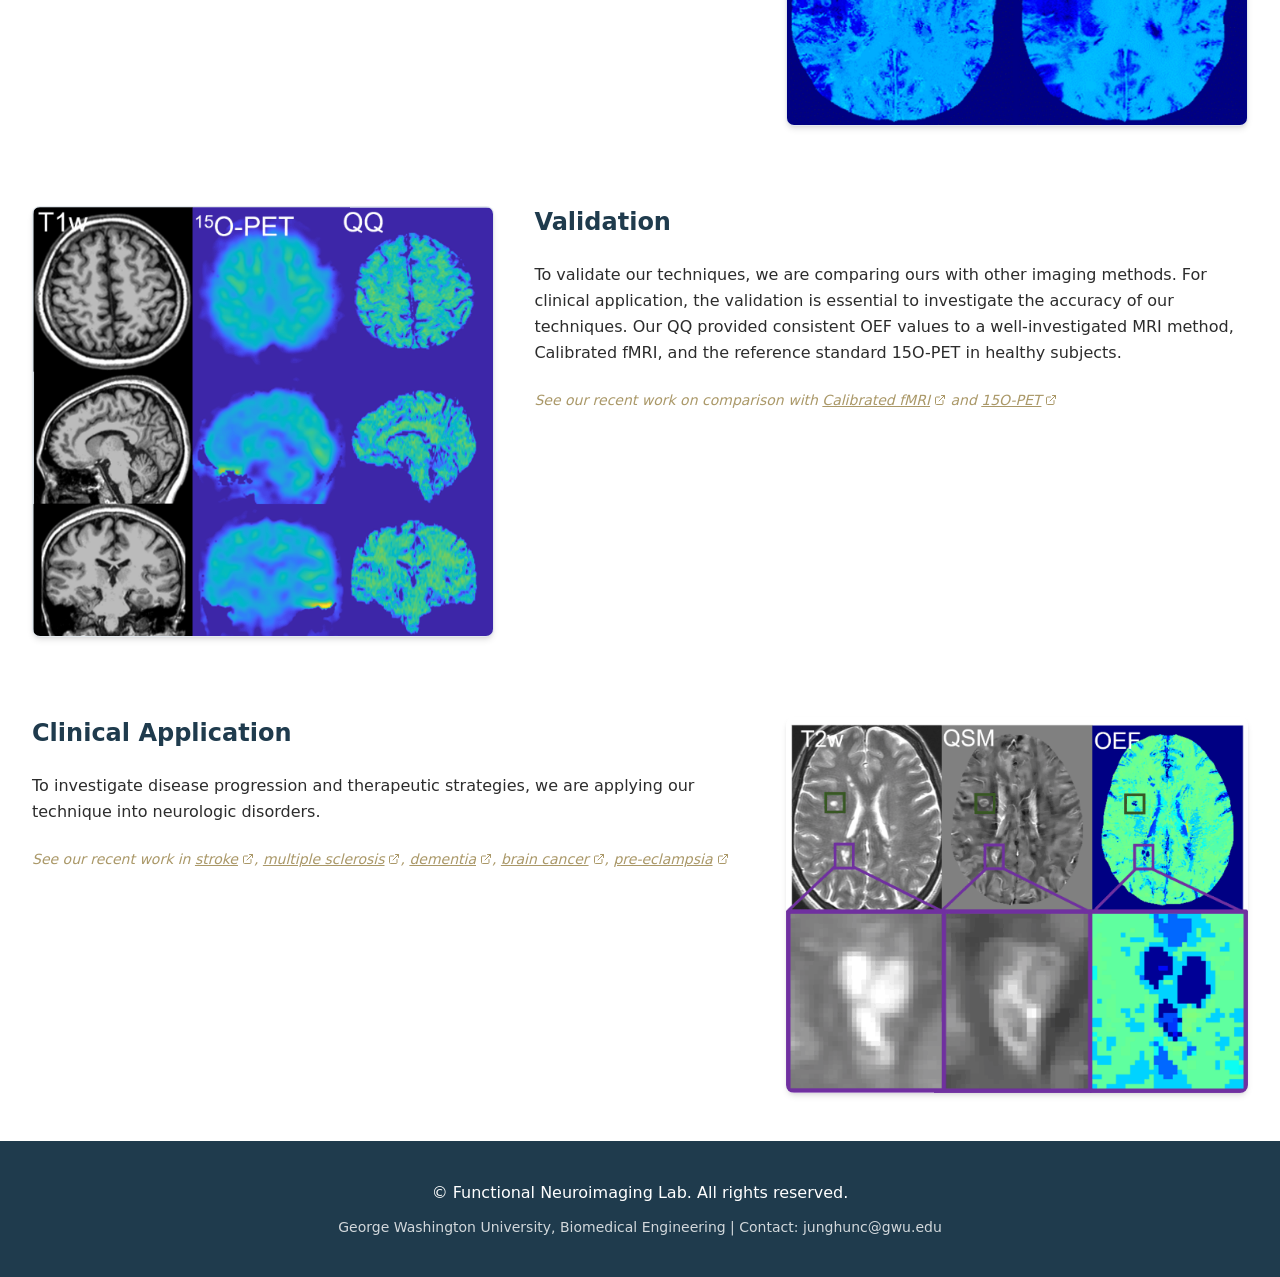
<file: research.html>
<!DOCTYPE html><html lang="en"><head><meta charSet="utf-8"/><meta name="viewport" content="width=device-width, initial-scale=1"/><link rel="stylesheet" href="/_next/static/css/4dec6a14ddbcf988.css" data-precedence="next"/><link rel="preload" as="script" fetchPriority="low" href="/_next/static/chunks/webpack-746a73de0dcda16e.js"/><script src="/_next/static/chunks/4bd1b696-88b30e0b6c02fd6a.js" async=""></script><script src="/_next/static/chunks/684-638fb9c77224cee8.js" async=""></script><script src="/_next/static/chunks/main-app-8e823df29bd74d1a.js" async=""></script><script src="/_next/static/chunks/63-65e41da3c9ca903a.js" async=""></script><script src="/_next/static/chunks/823-0bcc1e51482df1d7.js" async=""></script><script src="/_next/static/chunks/app/layout-854397917c5d4207.js" async=""></script><script src="/_next/static/chunks/app/research/page-e93581b78703f3a3.js" async=""></script><title>Functional Neuroimaging Lab</title><meta name="description" content="University research lab specializing in functional neuroimaging and brain research"/><meta name="generator" content="v0.dev"/><script src="/_next/static/chunks/polyfills-42372ed130431b0a.js" noModule=""></script></head><body class="__className_f367f3"><nav class="bg-primary text-white shadow-lg sticky top-0 z-50"><div class="w-full px-4 sm:px-6 lg:px-8"><div class="flex justify-between items-center h-20"><div class="flex items-center flex-shrink-0"><a class="flex items-center space-x-6" href="/"><img alt="George Washington University Logo" loading="lazy" width="160" height="40" decoding="async" data-nimg="1" class="h-10 w-auto" style="color:transparent" src="/images/gw_horizontal_2c_rev.png"/><h1 class="text-lg sm:text-xl font-bold font-sans whitespace-nowrap">Functional Neuroimaging Lab</h1></a></div><div class="hidden md:flex items-center space-x-3 lg:space-x-4"><a class="px-3 py-2 rounded-md text-sm font-medium transition-colors whitespace-nowrap text-white hover:bg-accent/80" href="/">Home</a><a class="px-3 py-2 rounded-md text-sm font-medium transition-colors whitespace-nowrap bg-accent text-white" href="/research">Research</a><a class="px-3 py-2 rounded-md text-sm font-medium transition-colors whitespace-nowrap text-white hover:bg-accent/80" href="/publications">Publications</a><a class="px-3 py-2 rounded-md text-sm font-medium transition-colors whitespace-nowrap text-white hover:bg-accent/80" href="/members">Members</a><a class="px-3 py-2 rounded-md text-sm font-medium transition-colors whitespace-nowrap text-white hover:bg-accent/80" href="/teaching">Teaching</a></div><div class="md:hidden flex items-center"><button class="inline-flex items-center justify-center gap-2 whitespace-nowrap rounded-md text-sm font-medium ring-offset-background transition-colors focus-visible:outline-none focus-visible:ring-2 focus-visible:ring-ring focus-visible:ring-offset-2 disabled:pointer-events-none disabled:opacity-50 [&amp;_svg]:pointer-events-none [&amp;_svg]:size-4 [&amp;_svg]:shrink-0 hover:text-accent-foreground h-10 w-10 text-white hover:bg-accent/80"><svg xmlns="http://www.w3.org/2000/svg" width="24" height="24" viewBox="0 0 24 24" fill="none" stroke="currentColor" stroke-width="2" stroke-linecap="round" stroke-linejoin="round" class="lucide lucide-menu h-6 w-6"><line x1="4" x2="20" y1="12" y2="12"></line><line x1="4" x2="20" y1="6" y2="6"></line><line x1="4" x2="20" y1="18" y2="18"></line></svg></button></div></div></div></nav><main class="min-h-screen bg-white pt-20"><div class="max-w-7xl mx-auto px-4 sm:px-6 lg:px-8 py-12"><div class="mb-12"><h1 class="text-4xl font-bold text-primary mb-6 font-sans">Research Projects</h1><p class="text-lg text-foreground leading-relaxed mb-8 font-sans">Quantitative mapping of cerebral oxygen extraction fraction (OEF) is critical to investigate brain tissue viability, functions, abnormalities in neurologic disorders. However, there is no OEF mapping technique routinely used in clinical setting. Our research focuses on clinically applicable quantitative mapping of OEF:</p><div class="grid grid-cols-1 sm:grid-cols-2 lg:grid-cols-4 gap-4 mt-8 mb-16"><div class="flex items-center space-x-3 p-6 bg-muted rounded-lg border border-secondary/20 font-sans"><div class="flex-shrink-0 w-8 h-8 bg-primary text-white rounded-full flex items-center justify-center font-bold text-lg font-sans">1</div><span class="text-foreground font-medium font-sans">Biophysics Modeling</span></div><div class="flex items-center space-x-3 p-6 bg-muted rounded-lg border border-secondary/20"><div class="flex-shrink-0 w-8 h-8 bg-primary text-white rounded-full flex items-center justify-center font-bold text-lg font-sans">2</div><span class="text-foreground font-medium font-sans">Data Processing</span></div><div class="flex items-center space-x-3 p-6 bg-muted rounded-lg border border-secondary/20"><div class="flex-shrink-0 w-8 h-8 bg-primary text-white rounded-full flex items-center justify-center font-bold text-lg font-sans">3</div><span class="text-foreground font-medium font-sans">Validation</span></div><div class="flex items-center space-x-3 p-6 bg-muted rounded-lg border border-secondary/20"><div class="flex-shrink-0 w-8 h-8 bg-primary text-white rounded-full flex items-center justify-center font-bold text-lg font-sans">4</div><span class="text-foreground font-medium font-sans">Clinical Application</span></div></div></div><div class="space-y-20"><div class="grid lg:grid-cols-5 gap-10 items-start"><div class="lg:col-span-2"><img alt="Biophysics modeling showing QSM, qBOLD, T1w, and QSM+qBOLD=QQ brain imaging techniques" loading="lazy" width="420" height="280" decoding="async" data-nimg="1" class="w-full h-auto rounded-lg shadow-md bg-muted border border-secondary/20" style="color:transparent" src="/images/biophysics-modeling.png"/></div><div class="lg:col-span-3 space-y-6"><h2 class="text-2xl font-bold text-primary font-sans">Biophysics Modeling</h2><p class="text-foreground leading-relaxed text-base font-sans">To obtain an accurate OEF map, we are developing realistic biophysics models based on MR physics. For instance, our recent model, namely QQ, considers deoxyhemoglobin effect, i.e. OEF effect, on MRI phase signal using quantitative susceptibility mapping (QSM) and magnitude signal using quantitative blood oxygen level dependent magnitude (qBOLD). QQ can estimate OEF using a single routine MRI sequence without impractical vascular challenges unlike the other methods, which provides a high potential in clinical use.</p><p class="text-accent font-medium italic text-sm font-sans"><span>See our recent work on an integrative OEF model,<!-- --> <a href="https://pubmed.ncbi.nlm.nih.gov/29516537/" target="_blank" rel="noopener noreferrer" class="inline-flex items-center gap-1 text-accent hover:text-accent/80 underline">QSM+qBOLD=QQ<svg xmlns="http://www.w3.org/2000/svg" width="24" height="24" viewBox="0 0 24 24" fill="none" stroke="currentColor" stroke-width="2" stroke-linecap="round" stroke-linejoin="round" class="lucide lucide-external-link w-3 h-3"><path d="M15 3h6v6"></path><path d="M10 14 21 3"></path><path d="M18 13v6a2 2 0 0 1-2 2H5a2 2 0 0 1-2-2V8a2 2 0 0 1 2-2h6"></path></svg></a></span></p></div></div><div class="grid lg:grid-cols-5 gap-10 items-start"><div class="lg:col-span-3 space-y-6 lg:order-1"><h2 class="text-2xl font-bold text-primary font-sans">Data Processing</h2><p class="text-foreground leading-relaxed text-base font-sans">To solve biophysics models robustly, we are developing data processing algorithms including machine learning and deep learning approaches. The biophysics models are complicated with having coupled, multiple model parameters. Hence, they are difficult to solve, e.g., involved with poorly conditioned non-convex optimization. To obtain reliable OEF, machine learning and deep learning algorithms have been developed. For instance, cluster analysis of time evolution (CAT) is a machine learning algorithm that improves effective signal-to-noise ratio (SNR) substantially through clustering the voxels with similar signal patterns. CAT enabled the detection of OEF abnormalities in stroke. Also, a deep learning approach, NET, led to improved OEF accuracy with substantially faster, e.g., 150 times, reconstruction speed.</p><p class="text-accent font-medium italic text-sm font-sans"><span>See our recent work on machine learning,<!-- --> <a href="https://pmc.ncbi.nlm.nih.gov/articles/PMC6879790/" target="_blank" rel="noopener noreferrer" class="inline-flex items-center gap-1 text-accent hover:text-accent/80 underline">CAT<svg xmlns="http://www.w3.org/2000/svg" width="24" height="24" viewBox="0 0 24 24" fill="none" stroke="currentColor" stroke-width="2" stroke-linecap="round" stroke-linejoin="round" class="lucide lucide-external-link w-3 h-3"><path d="M15 3h6v6"></path><path d="M10 14 21 3"></path><path d="M18 13v6a2 2 0 0 1-2 2H5a2 2 0 0 1-2-2V8a2 2 0 0 1 2-2h6"></path></svg></a>,<!-- --> <a href="https://pubmed.ncbi.nlm.nih.gov/34110656/" target="_blank" rel="noopener noreferrer" class="inline-flex items-center gap-1 text-accent hover:text-accent/80 underline">CCTV<svg xmlns="http://www.w3.org/2000/svg" width="24" height="24" viewBox="0 0 24 24" fill="none" stroke="currentColor" stroke-width="2" stroke-linecap="round" stroke-linejoin="round" class="lucide lucide-external-link w-3 h-3"><path d="M15 3h6v6"></path><path d="M10 14 21 3"></path><path d="M18 13v6a2 2 0 0 1-2 2H5a2 2 0 0 1-2-2V8a2 2 0 0 1 2-2h6"></path></svg></a>, and deep learning,<!-- --> <a href="https://pubmed.ncbi.nlm.nih.gov/34719059/" target="_blank" rel="noopener noreferrer" class="inline-flex items-center gap-1 text-accent hover:text-accent/80 underline">NET<svg xmlns="http://www.w3.org/2000/svg" width="24" height="24" viewBox="0 0 24 24" fill="none" stroke="currentColor" stroke-width="2" stroke-linecap="round" stroke-linejoin="round" class="lucide lucide-external-link w-3 h-3"><path d="M15 3h6v6"></path><path d="M10 14 21 3"></path><path d="M18 13v6a2 2 0 0 1-2 2H5a2 2 0 0 1-2-2V8a2 2 0 0 1 2-2h6"></path></svg></a></span></p></div><div class="lg:col-span-2 lg:order-2"><img alt="Data processing techniques showing DWI, QQ, QQ-CAT, and QQ-NET brain imaging results" loading="lazy" width="420" height="280" decoding="async" data-nimg="1" class="w-full h-auto rounded-lg shadow-md bg-muted border border-secondary/20" style="color:transparent" src="/images/data-processing.png"/></div></div><div class="grid lg:grid-cols-5 gap-10 items-start"><div class="lg:col-span-2"><img alt="Validation comparison showing T1w, 15O-PET, and QQ brain imaging results across different orientations" loading="lazy" width="420" height="280" decoding="async" data-nimg="1" class="w-full h-auto rounded-lg shadow-md bg-muted border border-secondary/20" style="color:transparent" src="/images/validation.png"/></div><div class="lg:col-span-3 space-y-6"><h2 class="text-2xl font-bold text-primary font-sans">Validation</h2><p class="text-foreground leading-relaxed text-base font-sans">To validate our techniques, we are comparing ours with other imaging methods. For clinical application, the validation is essential to investigate the accuracy of our techniques. Our QQ provided consistent OEF values to a well-investigated MRI method, Calibrated fMRI, and the reference standard 15O-PET in healthy subjects.</p><p class="text-accent font-medium italic text-sm font-sans"><span>See our recent work on comparison with<!-- --> <a href="https://pubmed.ncbi.nlm.nih.gov/32783233/" target="_blank" rel="noopener noreferrer" class="inline-flex items-center gap-1 text-accent hover:text-accent/80 underline">Calibrated fMRI<svg xmlns="http://www.w3.org/2000/svg" width="24" height="24" viewBox="0 0 24 24" fill="none" stroke="currentColor" stroke-width="2" stroke-linecap="round" stroke-linejoin="round" class="lucide lucide-external-link w-3 h-3"><path d="M15 3h6v6"></path><path d="M10 14 21 3"></path><path d="M18 13v6a2 2 0 0 1-2 2H5a2 2 0 0 1-2-2V8a2 2 0 0 1 2-2h6"></path></svg></a> <!-- -->and<!-- --> <a href="https://pubmed.ncbi.nlm.nih.gov/33243071/" target="_blank" rel="noopener noreferrer" class="inline-flex items-center gap-1 text-accent hover:text-accent/80 underline">15O-PET<svg xmlns="http://www.w3.org/2000/svg" width="24" height="24" viewBox="0 0 24 24" fill="none" stroke="currentColor" stroke-width="2" stroke-linecap="round" stroke-linejoin="round" class="lucide lucide-external-link w-3 h-3"><path d="M15 3h6v6"></path><path d="M10 14 21 3"></path><path d="M18 13v6a2 2 0 0 1-2 2H5a2 2 0 0 1-2-2V8a2 2 0 0 1 2-2h6"></path></svg></a></span></p></div></div><div class="grid lg:grid-cols-5 gap-10 items-start"><div class="lg:col-span-3 space-y-6 lg:order-1"><h2 class="text-2xl font-bold text-primary font-sans">Clinical Application</h2><p class="text-foreground leading-relaxed text-base font-sans">To investigate disease progression and therapeutic strategies, we are applying our technique into neurologic disorders.</p><p class="text-accent font-medium italic text-sm font-sans"><span>See our recent work in<!-- --> <a href="https://www.frontiersin.org/journals/neuroscience/articles/10.3389/fnins.2021.716031/full" target="_blank" rel="noopener noreferrer" class="inline-flex items-center gap-1 text-accent hover:text-accent/80 underline">stroke<svg xmlns="http://www.w3.org/2000/svg" width="24" height="24" viewBox="0 0 24 24" fill="none" stroke="currentColor" stroke-width="2" stroke-linecap="round" stroke-linejoin="round" class="lucide lucide-external-link w-3 h-3"><path d="M15 3h6v6"></path><path d="M10 14 21 3"></path><path d="M18 13v6a2 2 0 0 1-2 2H5a2 2 0 0 1-2-2V8a2 2 0 0 1 2-2h6"></path></svg></a>,<!-- --> <a href="https://pubmed.ncbi.nlm.nih.gov/34558996/" target="_blank" rel="noopener noreferrer" class="inline-flex items-center gap-1 text-accent hover:text-accent/80 underline">multiple sclerosis<svg xmlns="http://www.w3.org/2000/svg" width="24" height="24" viewBox="0 0 24 24" fill="none" stroke="currentColor" stroke-width="2" stroke-linecap="round" stroke-linejoin="round" class="lucide lucide-external-link w-3 h-3"><path d="M15 3h6v6"></path><path d="M10 14 21 3"></path><path d="M18 13v6a2 2 0 0 1-2 2H5a2 2 0 0 1-2-2V8a2 2 0 0 1 2-2h6"></path></svg></a>,<!-- --> <a href="https://pubmed.ncbi.nlm.nih.gov/35294075/" target="_blank" rel="noopener noreferrer" class="inline-flex items-center gap-1 text-accent hover:text-accent/80 underline">dementia<svg xmlns="http://www.w3.org/2000/svg" width="24" height="24" viewBox="0 0 24 24" fill="none" stroke="currentColor" stroke-width="2" stroke-linecap="round" stroke-linejoin="round" class="lucide lucide-external-link w-3 h-3"><path d="M15 3h6v6"></path><path d="M10 14 21 3"></path><path d="M18 13v6a2 2 0 0 1-2 2H5a2 2 0 0 1-2-2V8a2 2 0 0 1 2-2h6"></path></svg></a>,<!-- --> <a href="https://www.frontiersin.org/journals/neuroscience/articles/10.3389/fnins.2021.736891/full" target="_blank" rel="noopener noreferrer" class="inline-flex items-center gap-1 text-accent hover:text-accent/80 underline">brain cancer<svg xmlns="http://www.w3.org/2000/svg" width="24" height="24" viewBox="0 0 24 24" fill="none" stroke="currentColor" stroke-width="2" stroke-linecap="round" stroke-linejoin="round" class="lucide lucide-external-link w-3 h-3"><path d="M15 3h6v6"></path><path d="M10 14 21 3"></path><path d="M18 13v6a2 2 0 0 1-2 2H5a2 2 0 0 1-2-2V8a2 2 0 0 1 2-2h6"></path></svg></a>,<!-- --> <a href="https://pubmed.ncbi.nlm.nih.gov/35348866/" target="_blank" rel="noopener noreferrer" class="inline-flex items-center gap-1 text-accent hover:text-accent/80 underline">pre-eclampsia<svg xmlns="http://www.w3.org/2000/svg" width="24" height="24" viewBox="0 0 24 24" fill="none" stroke="currentColor" stroke-width="2" stroke-linecap="round" stroke-linejoin="round" class="lucide lucide-external-link w-3 h-3"><path d="M15 3h6v6"></path><path d="M10 14 21 3"></path><path d="M18 13v6a2 2 0 0 1-2 2H5a2 2 0 0 1-2-2V8a2 2 0 0 1 2-2h6"></path></svg></a></span></p></div><div class="lg:col-span-2 lg:order-2"><img alt="Clinical application showing T2w, QSM, and OEF brain imaging with detailed regional analysis" loading="lazy" width="420" height="280" decoding="async" data-nimg="1" class="w-full h-auto rounded-lg shadow-md" style="color:transparent" src="/images/clinical-application.png"/></div></div></div></div></main><footer class="bg-primary text-white py-10"><div class="max-w-7xl mx-auto px-4 sm:px-6 lg:px-8"><div class="text-center"><p class="font-sans">© Functional Neuroimaging Lab. All rights reserved.</p><p class="mt-3 text-sm opacity-80 font-sans">George Washington University, Biomedical Engineering | Contact: junghunc@gwu.edu</p></div></div></footer><script src="/_next/static/chunks/webpack-746a73de0dcda16e.js" async=""></script><script>(self.__next_f=self.__next_f||[]).push([0])</script><script>self.__next_f.push([1,"1:\"$Sreact.fragment\"\n2:I[166,[\"63\",\"static/chunks/63-65e41da3c9ca903a.js\",\"823\",\"static/chunks/823-0bcc1e51482df1d7.js\",\"177\",\"static/chunks/app/layout-854397917c5d4207.js\"],\"default\"]\n3:I[7555,[],\"\"]\n4:I[1295,[],\"\"]\n5:I[3063,[\"63\",\"static/chunks/63-65e41da3c9ca903a.js\",\"322\",\"static/chunks/app/research/page-e93581b78703f3a3.js\"],\"Image\"]\n6:I[9665,[],\"OutletBoundary\"]\n9:I[9665,[],\"ViewportBoundary\"]\nb:I[9665,[],\"MetadataBoundary\"]\nd:I[6614,[],\"\"]\n:HL[\"/_next/static/css/4dec6a14ddbcf988.css\",\"style\"]\n"])</script><script>self.__next_f.push([1,"0:{\"P\":null,\"b\":\"e5pX8sEygpvZiv2JMyi6s\",\"p\":\"\",\"c\":[\"\",\"research\"],\"i\":false,\"f\":[[[\"\",{\"children\":[\"research\",{\"children\":[\"__PAGE__\",{}]}]},\"$undefined\",\"$undefined\",true],[\"\",[\"$\",\"$1\",\"c\",{\"children\":[[[\"$\",\"link\",\"0\",{\"rel\":\"stylesheet\",\"href\":\"/_next/static/css/4dec6a14ddbcf988.css\",\"precedence\":\"next\",\"crossOrigin\":\"$undefined\",\"nonce\":\"$undefined\"}]],[\"$\",\"html\",null,{\"lang\":\"en\",\"children\":[\"$\",\"body\",null,{\"className\":\"__className_f367f3\",\"children\":[[\"$\",\"$L2\",null,{}],[\"$\",\"main\",null,{\"className\":\"min-h-screen bg-white pt-20\",\"children\":[\"$\",\"$L3\",null,{\"parallelRouterKey\":\"children\",\"error\":\"$undefined\",\"errorStyles\":\"$undefined\",\"errorScripts\":\"$undefined\",\"template\":[\"$\",\"$L4\",null,{}],\"templateStyles\":\"$undefined\",\"templateScripts\":\"$undefined\",\"notFound\":[[[\"$\",\"title\",null,{\"children\":\"404: This page could not be found.\"}],[\"$\",\"div\",null,{\"style\":{\"fontFamily\":\"system-ui,\\\"Segoe UI\\\",Roboto,Helvetica,Arial,sans-serif,\\\"Apple Color Emoji\\\",\\\"Segoe UI Emoji\\\"\",\"height\":\"100vh\",\"textAlign\":\"center\",\"display\":\"flex\",\"flexDirection\":\"column\",\"alignItems\":\"center\",\"justifyContent\":\"center\"},\"children\":[\"$\",\"div\",null,{\"children\":[[\"$\",\"style\",null,{\"dangerouslySetInnerHTML\":{\"__html\":\"body{color:#000;background:#fff;margin:0}.next-error-h1{border-right:1px solid rgba(0,0,0,.3)}@media (prefers-color-scheme:dark){body{color:#fff;background:#000}.next-error-h1{border-right:1px solid rgba(255,255,255,.3)}}\"}}],[\"$\",\"h1\",null,{\"className\":\"next-error-h1\",\"style\":{\"display\":\"inline-block\",\"margin\":\"0 20px 0 0\",\"padding\":\"0 23px 0 0\",\"fontSize\":24,\"fontWeight\":500,\"verticalAlign\":\"top\",\"lineHeight\":\"49px\"},\"children\":404}],[\"$\",\"div\",null,{\"style\":{\"display\":\"inline-block\"},\"children\":[\"$\",\"h2\",null,{\"style\":{\"fontSize\":14,\"fontWeight\":400,\"lineHeight\":\"49px\",\"margin\":0},\"children\":\"This page could not be found.\"}]}]]}]}]],[]],\"forbidden\":\"$undefined\",\"unauthorized\":\"$undefined\"}]}],[\"$\",\"footer\",null,{\"className\":\"bg-primary text-white py-10\",\"children\":[\"$\",\"div\",null,{\"className\":\"max-w-7xl mx-auto px-4 sm:px-6 lg:px-8\",\"children\":[\"$\",\"div\",null,{\"className\":\"text-center\",\"children\":[[\"$\",\"p\",null,{\"className\":\"font-sans\",\"children\":\"© Functional Neuroimaging Lab. All rights reserved.\"}],[\"$\",\"p\",null,{\"className\":\"mt-3 text-sm opacity-80 font-sans\",\"children\":\"George Washington University, Biomedical Engineering | Contact: junghunc@gwu.edu\"}]]}]}]}]]}]}]]}],{\"children\":[\"research\",[\"$\",\"$1\",\"c\",{\"children\":[null,[\"$\",\"$L3\",null,{\"parallelRouterKey\":\"children\",\"error\":\"$undefined\",\"errorStyles\":\"$undefined\",\"errorScripts\":\"$undefined\",\"template\":[\"$\",\"$L4\",null,{}],\"templateStyles\":\"$undefined\",\"templateScripts\":\"$undefined\",\"notFound\":\"$undefined\",\"forbidden\":\"$undefined\",\"unauthorized\":\"$undefined\"}]]}],{\"children\":[\"__PAGE__\",[\"$\",\"$1\",\"c\",{\"children\":[[\"$\",\"div\",null,{\"className\":\"max-w-7xl mx-auto px-4 sm:px-6 lg:px-8 py-12\",\"children\":[[\"$\",\"div\",null,{\"className\":\"mb-12\",\"children\":[[\"$\",\"h1\",null,{\"className\":\"text-4xl font-bold text-primary mb-6 font-sans\",\"children\":\"Research Projects\"}],[\"$\",\"p\",null,{\"className\":\"text-lg text-foreground leading-relaxed mb-8 font-sans\",\"children\":\"Quantitative mapping of cerebral oxygen extraction fraction (OEF) is critical to investigate brain tissue viability, functions, abnormalities in neurologic disorders. However, there is no OEF mapping technique routinely used in clinical setting. Our research focuses on clinically applicable quantitative mapping of OEF:\"}],[\"$\",\"div\",null,{\"className\":\"grid grid-cols-1 sm:grid-cols-2 lg:grid-cols-4 gap-4 mt-8 mb-16\",\"children\":[[\"$\",\"div\",null,{\"className\":\"flex items-center space-x-3 p-6 bg-muted rounded-lg border border-secondary/20 font-sans\",\"children\":[[\"$\",\"div\",null,{\"className\":\"flex-shrink-0 w-8 h-8 bg-primary text-white rounded-full flex items-center justify-center font-bold text-lg font-sans\",\"children\":\"1\"}],[\"$\",\"span\",null,{\"className\":\"text-foreground font-medium font-sans\",\"children\":\"Biophysics Modeling\"}]]}],[\"$\",\"div\",null,{\"className\":\"flex items-center space-x-3 p-6 bg-muted rounded-lg border border-secondary/20\",\"children\":[[\"$\",\"div\",null,{\"className\":\"flex-shrink-0 w-8 h-8 bg-primary text-white rounded-full flex items-center justify-center font-bold text-lg font-sans\",\"children\":\"2\"}],[\"$\",\"span\",null,{\"className\":\"text-foreground font-medium font-sans\",\"children\":\"Data Processing\"}]]}],[\"$\",\"div\",null,{\"className\":\"flex items-center space-x-3 p-6 bg-muted rounded-lg border border-secondary/20\",\"children\":[[\"$\",\"div\",null,{\"className\":\"flex-shrink-0 w-8 h-8 bg-primary text-white rounded-full flex items-center justify-center font-bold text-lg font-sans\",\"children\":\"3\"}],[\"$\",\"span\",null,{\"className\":\"text-foreground font-medium font-sans\",\"children\":\"Validation\"}]]}],[\"$\",\"div\",null,{\"className\":\"flex items-center space-x-3 p-6 bg-muted rounded-lg border border-secondary/20\",\"children\":[[\"$\",\"div\",null,{\"className\":\"flex-shrink-0 w-8 h-8 bg-primary text-white rounded-full flex items-center justify-center font-bold text-lg font-sans\",\"children\":\"4\"}],[\"$\",\"span\",null,{\"className\":\"text-foreground font-medium font-sans\",\"children\":\"Clinical Application\"}]]}]]}]]}],[\"$\",\"div\",null,{\"className\":\"space-y-20\",\"children\":[[\"$\",\"div\",\"0\",{\"className\":\"grid lg:grid-cols-5 gap-10 items-start\",\"children\":[[\"$\",\"div\",null,{\"className\":\"lg:col-span-2\",\"children\":[\"$\",\"$L5\",null,{\"src\":\"/images/biophysics-modeling.png\",\"alt\":\"Biophysics modeling showing QSM, qBOLD, T1w, and QSM+qBOLD=QQ brain imaging techniques\",\"width\":420,\"height\":280,\"className\":\"w-full h-auto rounded-lg shadow-md bg-muted border border-secondary/20\"}]}],[\"$\",\"div\",null,{\"className\":\"lg:col-span-3 space-y-6\",\"children\":[[\"$\",\"h2\",null,{\"className\":\"text-2xl font-bold text-primary font-sans\",\"children\":\"Biophysics Modeling\"}],[\"$\",\"p\",null,{\"className\":\"text-foreground leading-relaxed text-base font-sans\",\"children\":\"To obtain an accurate OEF map, we are developing realistic biophysics models based on MR physics. For instance, our recent model, namely QQ, considers deoxyhemoglobin effect, i.e. OEF effect, on MRI phase signal using quantitative susceptibility mapping (QSM) and magnitude signal using quantitative blood oxygen level dependent magnitude (qBOLD). QQ can estimate OEF using a single routine MRI sequence without impractical vascular challenges unlike the other methods, which provides a high potential in clinical use.\"}],[\"$\",\"p\",null,{\"className\":\"text-accent font-medium italic text-sm font-sans\",\"children\":[\"$\",\"span\",null,{\"children\":[\"See our recent work on an integrative OEF model,\",\" \",[\"$\",\"a\",null,{\"href\":\"https://pubmed.ncbi.nlm.nih.gov/29516537/\",\"target\":\"_blank\",\"rel\":\"noopener noreferrer\",\"className\":\"inline-flex items-center gap-1 text-accent hover:text-accent/80 underline\",\"children\":[\"QSM+qBOLD=QQ\",[\"$\",\"svg\",null,{\"ref\":\"$undefined\",\"xmlns\":\"http://www.w3.org/2000/svg\",\"width\":24,\"height\":24,\"viewBox\":\"0 0 24 24\",\"fill\":\"none\",\"stroke\":\"currentColor\",\"strokeWidth\":2,\"strokeLinecap\":\"round\",\"strokeLinejoin\":\"round\",\"className\":\"lucide lucide-external-link w-3 h-3\",\"children\":[[\"$\",\"path\",\"1q9fwt\",{\"d\":\"M15 3h6v6\"}],[\"$\",\"path\",\"gplh6r\",{\"d\":\"M10 14 21 3\"}],[\"$\",\"path\",\"a6xqqp\",{\"d\":\"M18 13v6a2 2 0 0 1-2 2H5a2 2 0 0 1-2-2V8a2 2 0 0 1 2-2h6\"}],\"$undefined\"]}]]}]]}]}]]}]]}],[\"$\",\"div\",\"1\",{\"className\":\"grid lg:grid-cols-5 gap-10 items-start\",\"children\":[[\"$\",\"div\",null,{\"className\":\"lg:col-span-3 space-y-6 lg:order-1\",\"children\":[[\"$\",\"h2\",null,{\"className\":\"text-2xl font-bold text-primary font-sans\",\"children\":\"Data Processing\"}],[\"$\",\"p\",null,{\"className\":\"text-foreground leading-relaxed text-base font-sans\",\"children\":\"To solve biophysics models robustly, we are developing data processing algorithms including machine learning and deep learning approaches. The biophysics models are complicated with having coupled, multiple model parameters. Hence, they are difficult to solve, e.g., involved with poorly conditioned non-convex optimization. To obtain reliable OEF, machine learning and deep learning algorithms have been developed. For instance, cluster analysis of time evolution (CAT) is a machine learning algorithm that improves effective signal-to-noise ratio (SNR) substantially through clustering the voxels with similar signal patterns. CAT enabled the detection of OEF abnormalities in stroke. Also, a deep learning approach, NET, led to improved OEF accuracy with substantially faster, e.g., 150 times, reconstruction speed.\"}],[\"$\",\"p\",null,{\"className\":\"text-accent font-medium italic text-sm font-sans\",\"children\":[\"$\",\"span\",null,{\"children\":[\"See our recent work on machine learning,\",\" \",[\"$\",\"a\",null,{\"href\":\"https://pmc.ncbi.nlm.nih.gov/articles/PMC6879790/\",\"target\":\"_blank\",\"rel\":\"noopener noreferrer\",\"className\":\"inline-flex items-center gap-1 text-accent hover:text-accent/80 underline\",\"children\":[\"CAT\",[\"$\",\"svg\",null,{\"ref\":\"$undefined\",\"xmlns\":\"http://www.w3.org/2000/svg\",\"width\":24,\"height\":24,\"viewBox\":\"0 0 24 24\",\"fill\":\"none\",\"stroke\":\"currentColor\",\"strokeWidth\":2,\"strokeLinecap\":\"round\",\"strokeLinejoin\":\"round\",\"className\":\"lucide lucide-external-link w-3 h-3\",\"children\":[[\"$\",\"path\",\"1q9fwt\",{\"d\":\"M15 3h6v6\"}],[\"$\",\"path\",\"gplh6r\",{\"d\":\"M10 14 21 3\"}],[\"$\",\"path\",\"a6xqqp\",{\"d\":\"M18 13v6a2 2 0 0 1-2 2H5a2 2 0 0 1-2-2V8a2 2 0 0 1 2-2h6\"}],\"$undefined\"]}]]}],\",\",\" \",[\"$\",\"a\",null,{\"href\":\"https://pubmed.ncbi.nlm.nih.gov/34110656/\",\"target\":\"_blank\",\"rel\":\"noopener noreferrer\",\"className\":\"inline-flex items-center gap-1 text-accent hover:text-accent/80 underline\",\"children\":[\"CCTV\",[\"$\",\"svg\",null,{\"ref\":\"$undefined\",\"xmlns\":\"http://www.w3.org/2000/svg\",\"width\":24,\"height\":24,\"viewBox\":\"0 0 24 24\",\"fill\":\"none\",\"stroke\":\"currentColor\",\"strokeWidth\":2,\"strokeLinecap\":\"round\",\"strokeLinejoin\":\"round\",\"className\":\"lucide lucide-external-link w-3 h-3\",\"children\":[[\"$\",\"path\",\"1q9fwt\",{\"d\":\"M15 3h6v6\"}],[\"$\",\"path\",\"gplh6r\",{\"d\":\"M10 14 21 3\"}],[\"$\",\"path\",\"a6xqqp\",{\"d\":\"M18 13v6a2 2 0 0 1-2 2H5a2 2 0 0 1-2-2V8a2 2 0 0 1 2-2h6\"}],\"$undefined\"]}]]}],\", and deep learning,\",\" \",[\"$\",\"a\",null,{\"href\":\"https://pubmed.ncbi.nlm.nih.gov/34719059/\",\"target\":\"_blank\",\"rel\":\"noopener noreferrer\",\"className\":\"inline-flex items-center gap-1 text-accent hover:text-accent/80 underline\",\"children\":[\"NET\",[\"$\",\"svg\",null,{\"ref\":\"$undefined\",\"xmlns\":\"http://www.w3.org/2000/svg\",\"width\":24,\"height\":24,\"viewBox\":\"0 0 24 24\",\"fill\":\"none\",\"stroke\":\"currentColor\",\"strokeWidth\":2,\"strokeLinecap\":\"round\",\"strokeLinejoin\":\"round\",\"className\":\"lucide lucide-external-link w-3 h-3\",\"children\":[[\"$\",\"path\",\"1q9fwt\",{\"d\":\"M15 3h6v6\"}],[\"$\",\"path\",\"gplh6r\",{\"d\":\"M10 14 21 3\"}],[\"$\",\"path\",\"a6xqqp\",{\"d\":\"M18 13v6a2 2 0 0 1-2 2H5a2 2 0 0 1-2-2V8a2 2 0 0 1 2-2h6\"}],\"$undefined\"]}]]}]]}]}]]}],[\"$\",\"div\",null,{\"className\":\"lg:col-span-2 lg:order-2\",\"children\":[\"$\",\"$L5\",null,{\"src\":\"/images/data-processing.png\",\"alt\":\"Data processing techniques showing DWI, QQ, QQ-CAT, and QQ-NET brain imaging results\",\"width\":420,\"height\":280,\"className\":\"w-full h-auto rounded-lg shadow-md bg-muted border border-secondary/20\"}]}]]}],[\"$\",\"div\",\"2\",{\"className\":\"grid lg:grid-cols-5 gap-10 items-start\",\"children\":[[\"$\",\"div\",null,{\"className\":\"lg:col-span-2\",\"children\":[\"$\",\"$L5\",null,{\"src\":\"/images/validation.png\",\"alt\":\"Validation comparison showing T1w, 15O-PET, and QQ brain imaging results across different orientations\",\"width\":420,\"height\":280,\"className\":\"w-full h-auto rounded-lg shadow-md bg-muted border border-secondary/20\"}]}],[\"$\",\"div\",null,{\"className\":\"lg:col-span-3 space-y-6\",\"children\":[[\"$\",\"h2\",null,{\"className\":\"text-2xl font-bold text-primary font-sans\",\"children\":\"Validation\"}],[\"$\",\"p\",null,{\"className\":\"text-foreground leading-relaxed text-base font-sans\",\"children\":\"To validate our techniques, we are comparing ours with other imaging methods. For clinical application, the validation is essential to investigate the accuracy of our techniques. Our QQ provided consistent OEF values to a well-investigated MRI method, Calibrated fMRI, and the reference standard 15O-PET in healthy subjects.\"}],[\"$\",\"p\",null,{\"className\":\"text-accent font-medium italic text-sm font-sans\",\"children\":[\"$\",\"span\",null,{\"children\":[\"See our recent work on comparison with\",\" \",[\"$\",\"a\",null,{\"href\":\"https://pubmed.ncbi.nlm.nih.gov/32783233/\",\"target\":\"_blank\",\"rel\":\"noopener noreferrer\",\"className\":\"inline-flex items-center gap-1 text-accent hover:text-accent/80 underline\",\"children\":[\"Calibrated fMRI\",[\"$\",\"svg\",null,{\"ref\":\"$undefined\",\"xmlns\":\"http://www.w3.org/2000/svg\",\"width\":24,\"height\":24,\"viewBox\":\"0 0 24 24\",\"fill\":\"none\",\"stroke\":\"currentColor\",\"strokeWidth\":2,\"strokeLinecap\":\"round\",\"strokeLinejoin\":\"round\",\"className\":\"lucide lucide-external-link w-3 h-3\",\"children\":[[\"$\",\"path\",\"1q9fwt\",{\"d\":\"M15 3h6v6\"}],[\"$\",\"path\",\"gplh6r\",{\"d\":\"M10 14 21 3\"}],[\"$\",\"path\",\"a6xqqp\",{\"d\":\"M18 13v6a2 2 0 0 1-2 2H5a2 2 0 0 1-2-2V8a2 2 0 0 1 2-2h6\"}],\"$undefined\"]}]]}],\" \",\"and\",\" \",[\"$\",\"a\",null,{\"href\":\"https://pubmed.ncbi.nlm.nih.gov/33243071/\",\"target\":\"_blank\",\"rel\":\"noopener noreferrer\",\"className\":\"inline-flex items-center gap-1 text-accent hover:text-accent/80 underline\",\"children\":[\"15O-PET\",[\"$\",\"svg\",null,{\"ref\":\"$undefined\",\"xmlns\":\"http://www.w3.org/2000/svg\",\"width\":24,\"height\":24,\"viewBox\":\"0 0 24 24\",\"fill\":\"none\",\"stroke\":\"currentColor\",\"strokeWidth\":2,\"strokeLinecap\":\"round\",\"strokeLinejoin\":\"round\",\"className\":\"lucide lucide-external-link w-3 h-3\",\"children\":[[\"$\",\"path\",\"1q9fwt\",{\"d\":\"M15 3h6v6\"}],[\"$\",\"path\",\"gplh6r\",{\"d\":\"M10 14 21 3\"}],[\"$\",\"path\",\"a6xqqp\",{\"d\":\"M18 13v6a2 2 0 0 1-2 2H5a2 2 0 0 1-2-2V8a2 2 0 0 1 2-2h6\"}],\"$undefined\"]}]]}]]}]}]]}]]}],[\"$\",\"div\",\"3\",{\"className\":\"grid lg:grid-cols-5 gap-10 items-start\",\"children\":[[\"$\",\"div\",null,{\"className\":\"lg:col-span-3 space-y-6 lg:order-1\",\"children\":[[\"$\",\"h2\",null,{\"className\":\"text-2xl font-bold text-primary font-sans\",\"children\":\"Clinical Application\"}],[\"$\",\"p\",null,{\"className\":\"text-foreground leading-relaxed text-base font-sans\",\"children\":\"To investigate disease progression and therapeutic strategies, we are applying our technique into neurologic disorders.\"}],[\"$\",\"p\",null,{\"className\":\"text-accent font-medium italic text-sm font-sans\",\"children\":[\"$\",\"span\",null,{\"children\":[\"See our recent work in\",\" \",[\"$\",\"a\",null,{\"href\":\"https://www.frontiersin.org/journals/neuroscience/articles/10.3389/fnins.2021.716031/full\",\"target\":\"_blank\",\"rel\":\"noopener noreferrer\",\"className\":\"inline-flex items-center gap-1 text-accent hover:text-accent/80 underline\",\"children\":[\"stroke\",[\"$\",\"svg\",null,{\"ref\":\"$undefined\",\"xmlns\":\"http://www.w3.org/2000/svg\",\"width\":24,\"height\":24,\"viewBox\":\"0 0 24 24\",\"fill\":\"none\",\"stroke\":\"currentColor\",\"strokeWidth\":2,\"strokeLinecap\":\"round\",\"strokeLinejoin\":\"round\",\"className\":\"lucide lucide-external-link w-3 h-3\",\"children\":[[\"$\",\"path\",\"1q9fwt\",{\"d\":\"M15 3h6v6\"}],[\"$\",\"path\",\"gplh6r\",{\"d\":\"M10 14 21 3\"}],[\"$\",\"path\",\"a6xqqp\",{\"d\":\"M18 13v6a2 2 0 0 1-2 2H5a2 2 0 0 1-2-2V8a2 2 0 0 1 2-2h6\"}],\"$undefined\"]}]]}],\",\",\" \",[\"$\",\"a\",null,{\"href\":\"https://pubmed.ncbi.nlm.nih.gov/34558996/\",\"target\":\"_blank\",\"rel\":\"noopener noreferrer\",\"className\":\"inline-flex items-center gap-1 text-accent hover:text-accent/80 underline\",\"children\":[\"multiple sclerosis\",[\"$\",\"svg\",null,{\"ref\":\"$undefined\",\"xmlns\":\"http://www.w3.org/2000/svg\",\"width\":24,\"height\":24,\"viewBox\":\"0 0 24 24\",\"fill\":\"none\",\"stroke\":\"currentColor\",\"strokeWidth\":2,\"strokeLinecap\":\"round\",\"strokeLinejoin\":\"round\",\"className\":\"lucide lucide-external-link w-3 h-3\",\"children\":[[\"$\",\"path\",\"1q9fwt\",{\"d\":\"M15 3h6v6\"}],[\"$\",\"path\",\"gplh6r\",{\"d\":\"M10 14 21 3\"}],[\"$\",\"path\",\"a6xqqp\",{\"d\":\"M18 13v6a2 2 0 0 1-2 2H5a2 2 0 0 1-2-2V8a2 2 0 0 1 2-2h6\"}],\"$undefined\"]}]]}],\",\",\" \",[\"$\",\"a\",null,{\"href\":\"https://pubmed.ncbi.nlm.nih.gov/35294075/\",\"target\":\"_blank\",\"rel\":\"noopener noreferrer\",\"className\":\"inline-flex items-center gap-1 text-accent hover:text-accent/80 underline\",\"children\":[\"dementia\",[\"$\",\"svg\",null,{\"ref\":\"$undefined\",\"xmlns\":\"http://www.w3.org/2000/svg\",\"width\":24,\"height\":24,\"viewBox\":\"0 0 24 24\",\"fill\":\"none\",\"stroke\":\"currentColor\",\"strokeWidth\":2,\"strokeLinecap\":\"round\",\"strokeLinejoin\":\"round\",\"className\":\"lucide lucide-external-link w-3 h-3\",\"children\":[[\"$\",\"path\",\"1q9fwt\",{\"d\":\"M15 3h6v6\"}],[\"$\",\"path\",\"gplh6r\",{\"d\":\"M10 14 21 3\"}],[\"$\",\"path\",\"a6xqqp\",{\"d\":\"M18 13v6a2 2 0 0 1-2 2H5a2 2 0 0 1-2-2V8a2 2 0 0 1 2-2h6\"}],\"$undefined\"]}]]}],\",\",\" \",[\"$\",\"a\",null,{\"href\":\"https://www.frontiersin.org/journals/neuroscience/articles/10.3389/fnins.2021.736891/full\",\"target\":\"_blank\",\"rel\":\"noopener noreferrer\",\"className\":\"inline-flex items-center gap-1 text-accent hover:text-accent/80 underline\",\"children\":[\"brain cancer\",[\"$\",\"svg\",null,{\"ref\":\"$undefined\",\"xmlns\":\"http://www.w3.org/2000/svg\",\"width\":24,\"height\":24,\"viewBox\":\"0 0 24 24\",\"fill\":\"none\",\"stroke\":\"currentColor\",\"strokeWidth\":2,\"strokeLinecap\":\"round\",\"strokeLinejoin\":\"round\",\"className\":\"lucide lucide-external-link w-3 h-3\",\"children\":[[\"$\",\"path\",\"1q9fwt\",{\"d\":\"M15 3h6v6\"}],[\"$\",\"path\",\"gplh6r\",{\"d\":\"M10 14 21 3\"}],[\"$\",\"path\",\"a6xqqp\",{\"d\":\"M18 13v6a2 2 0 0 1-2 2H5a2 2 0 0 1-2-2V8a2 2 0 0 1 2-2h6\"}],\"$undefined\"]}]]}],\",\",\" \",[\"$\",\"a\",null,{\"href\":\"https://pubmed.ncbi.nlm.nih.gov/35348866/\",\"target\":\"_blank\",\"rel\":\"noopener noreferrer\",\"className\":\"inline-flex items-center gap-1 text-accent hover:text-accent/80 underline\",\"children\":[\"pre-eclampsia\",[\"$\",\"svg\",null,{\"ref\":\"$undefined\",\"xmlns\":\"http://www.w3.org/2000/svg\",\"width\":24,\"height\":24,\"viewBox\":\"0 0 24 24\",\"fill\":\"none\",\"stroke\":\"currentColor\",\"strokeWidth\":2,\"strokeLinecap\":\"round\",\"strokeLinejoin\":\"round\",\"className\":\"lucide lucide-external-link w-3 h-3\",\"children\":[[\"$\",\"path\",\"1q9fwt\",{\"d\":\"M15 3h6v6\"}],[\"$\",\"path\",\"gplh6r\",{\"d\":\"M10 14 21 3\"}],[\"$\",\"path\",\"a6xqqp\",{\"d\":\"M18 13v6a2 2 0 0 1-2 2H5a2 2 0 0 1-2-2V8a2 2 0 0 1 2-2h6\"}],\"$undefined\"]}]]}]]}]}]]}],[\"$\",\"div\",null,{\"className\":\"lg:col-span-2 lg:order-2\",\"children\":[\"$\",\"$L5\",null,{\"src\":\"/images/clinical-application.png\",\"alt\":\"Clinical application showing T2w, QSM, and OEF brain imaging with detailed regional analysis\",\"width\":420,\"height\":280,\"className\":\"w-full h-auto rounded-lg shadow-md\"}]}]]}]]}]]}],\"$undefined\",null,[\"$\",\"$L6\",null,{\"children\":[\"$L7\",\"$L8\",null]}]]}],{},null,false]},null,false]},null,false],[\"$\",\"$1\",\"h\",{\"children\":[null,[\"$\",\"$1\",\"V3ckLlg7MW_EfvFglPpKW\",{\"children\":[[\"$\",\"$L9\",null,{\"children\":\"$La\"}],null]}],[\"$\",\"$Lb\",null,{\"children\":\"$Lc\"}]]}],false]],\"m\":\"$undefined\",\"G\":[\"$d\",\"$undefined\"],\"s\":false,\"S\":true}\n"])</script><script>self.__next_f.push([1,"a:[[\"$\",\"meta\",\"0\",{\"charSet\":\"utf-8\"}],[\"$\",\"meta\",\"1\",{\"name\":\"viewport\",\"content\":\"width=device-width, initial-scale=1\"}]]\n7:null\n"])</script><script>self.__next_f.push([1,"8:null\nc:[[\"$\",\"title\",\"0\",{\"children\":\"Functional Neuroimaging Lab\"}],[\"$\",\"meta\",\"1\",{\"name\":\"description\",\"content\":\"University research lab specializing in functional neuroimaging and brain research\"}],[\"$\",\"meta\",\"2\",{\"name\":\"generator\",\"content\":\"v0.dev\"}]]\n"])</script></body></html>
</file>
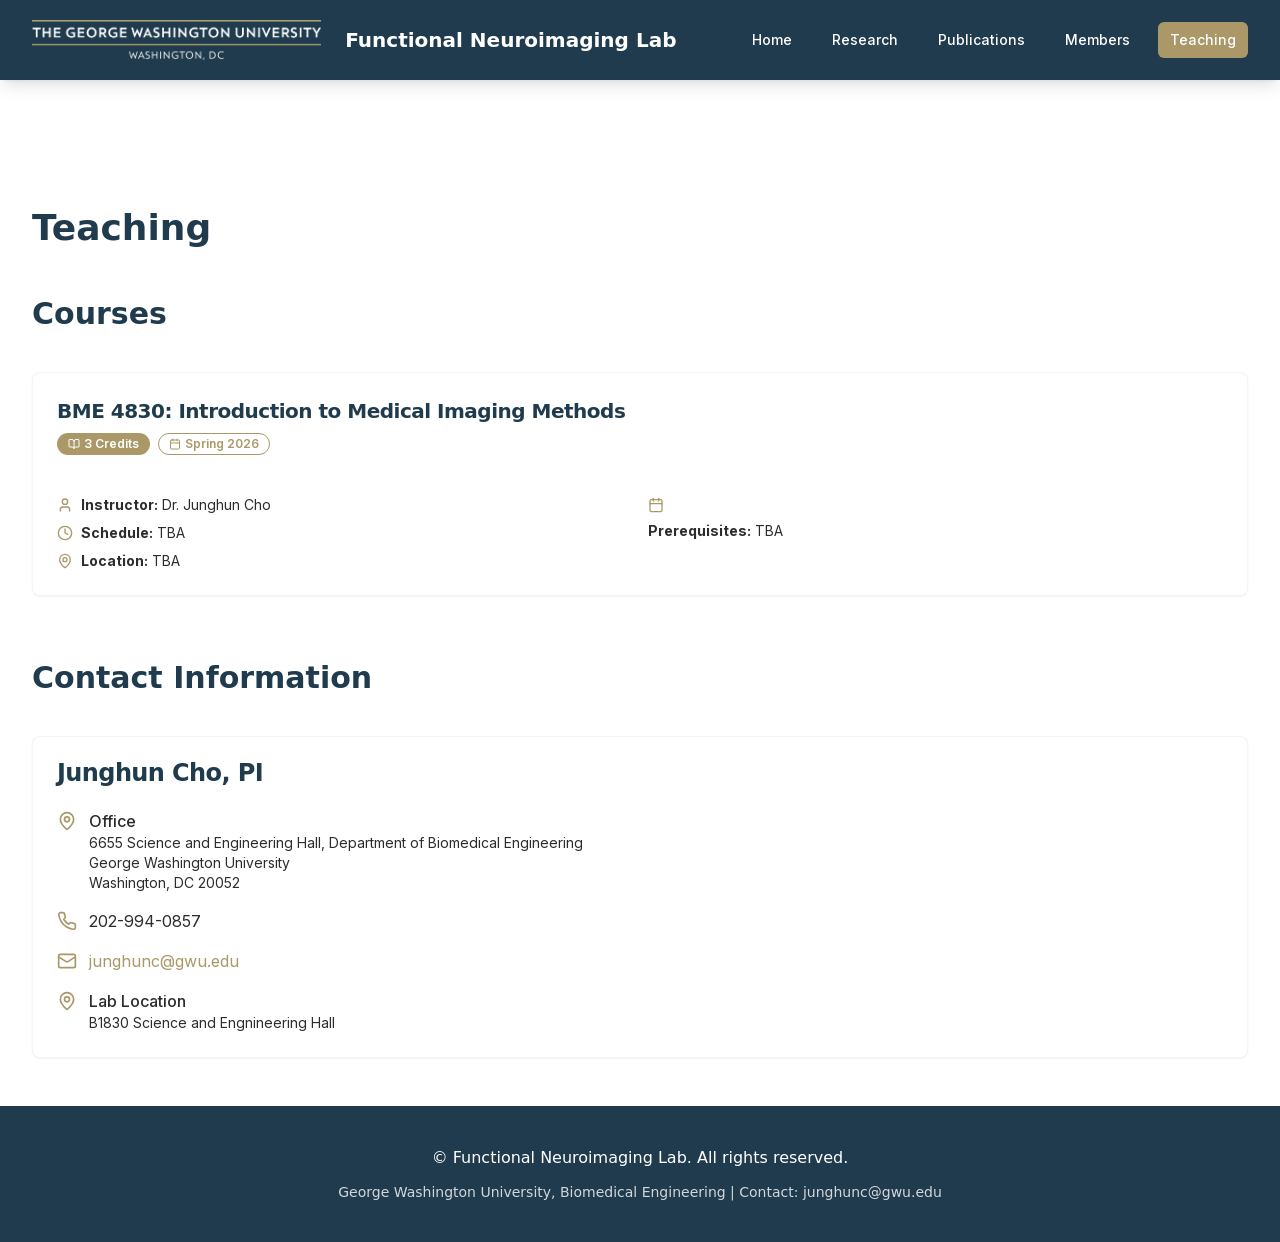
<file: teaching.html>
<!DOCTYPE html><html lang="en"><head><meta charSet="utf-8"/><meta name="viewport" content="width=device-width, initial-scale=1"/><link rel="stylesheet" href="/_next/static/css/4dec6a14ddbcf988.css" data-precedence="next"/><link rel="preload" as="script" fetchPriority="low" href="/_next/static/chunks/webpack-746a73de0dcda16e.js"/><script src="/_next/static/chunks/4bd1b696-88b30e0b6c02fd6a.js" async=""></script><script src="/_next/static/chunks/684-638fb9c77224cee8.js" async=""></script><script src="/_next/static/chunks/main-app-8e823df29bd74d1a.js" async=""></script><script src="/_next/static/chunks/63-65e41da3c9ca903a.js" async=""></script><script src="/_next/static/chunks/823-0bcc1e51482df1d7.js" async=""></script><script src="/_next/static/chunks/app/layout-854397917c5d4207.js" async=""></script><title>Functional Neuroimaging Lab</title><meta name="description" content="University research lab specializing in functional neuroimaging and brain research"/><meta name="generator" content="v0.dev"/><script src="/_next/static/chunks/polyfills-42372ed130431b0a.js" noModule=""></script></head><body class="__className_f367f3"><nav class="bg-primary text-white shadow-lg sticky top-0 z-50"><div class="w-full px-4 sm:px-6 lg:px-8"><div class="flex justify-between items-center h-20"><div class="flex items-center flex-shrink-0"><a class="flex items-center space-x-6" href="/"><img alt="George Washington University Logo" loading="lazy" width="160" height="40" decoding="async" data-nimg="1" class="h-10 w-auto" style="color:transparent" src="/images/gw_horizontal_2c_rev.png"/><h1 class="text-lg sm:text-xl font-bold font-sans whitespace-nowrap">Functional Neuroimaging Lab</h1></a></div><div class="hidden md:flex items-center space-x-3 lg:space-x-4"><a class="px-3 py-2 rounded-md text-sm font-medium transition-colors whitespace-nowrap text-white hover:bg-accent/80" href="/">Home</a><a class="px-3 py-2 rounded-md text-sm font-medium transition-colors whitespace-nowrap text-white hover:bg-accent/80" href="/research">Research</a><a class="px-3 py-2 rounded-md text-sm font-medium transition-colors whitespace-nowrap text-white hover:bg-accent/80" href="/publications">Publications</a><a class="px-3 py-2 rounded-md text-sm font-medium transition-colors whitespace-nowrap text-white hover:bg-accent/80" href="/members">Members</a><a class="px-3 py-2 rounded-md text-sm font-medium transition-colors whitespace-nowrap bg-accent text-white" href="/teaching">Teaching</a></div><div class="md:hidden flex items-center"><button class="inline-flex items-center justify-center gap-2 whitespace-nowrap rounded-md text-sm font-medium ring-offset-background transition-colors focus-visible:outline-none focus-visible:ring-2 focus-visible:ring-ring focus-visible:ring-offset-2 disabled:pointer-events-none disabled:opacity-50 [&amp;_svg]:pointer-events-none [&amp;_svg]:size-4 [&amp;_svg]:shrink-0 hover:text-accent-foreground h-10 w-10 text-white hover:bg-accent/80"><svg xmlns="http://www.w3.org/2000/svg" width="24" height="24" viewBox="0 0 24 24" fill="none" stroke="currentColor" stroke-width="2" stroke-linecap="round" stroke-linejoin="round" class="lucide lucide-menu h-6 w-6"><line x1="4" x2="20" y1="12" y2="12"></line><line x1="4" x2="20" y1="6" y2="6"></line><line x1="4" x2="20" y1="18" y2="18"></line></svg></button></div></div></div></nav><main class="min-h-screen bg-white pt-20"><div class="max-w-7xl mx-auto px-4 sm:px-6 lg:px-8 py-12"><div class="mb-12"><h1 class="text-4xl font-bold text-primary mb-6 font-sans">Teaching</h1><p class="text-lg text-foreground leading-relaxed font-sans"></p></div><section class="mb-16"><h2 class="text-3xl font-bold text-primary mb-10 font-sans">Courses</h2><div class="space-y-8"><div class="rounded-lg border text-card-foreground shadow-sm bg-white border-secondary/20 hover:shadow-md transition-shadow"><div class="flex flex-col space-y-1.5 p-6"><div class="flex flex-col sm:flex-row sm:items-center sm:justify-between gap-4"><div><div class="font-semibold tracking-tight text-primary font-sans text-xl mb-2">BME 4830<!-- -->: <!-- -->Introduction to Medical Imaging Methods</div><div class="flex flex-wrap gap-2"><div class="inline-flex items-center rounded-full border px-2.5 py-0.5 text-xs font-semibold transition-colors focus:outline-none focus:ring-2 focus:ring-ring focus:ring-offset-2 border-transparent hover:bg-secondary/80 bg-accent text-white"><svg xmlns="http://www.w3.org/2000/svg" width="24" height="24" viewBox="0 0 24 24" fill="none" stroke="currentColor" stroke-width="2" stroke-linecap="round" stroke-linejoin="round" class="lucide lucide-book-open w-3 h-3 mr-1"><path d="M12 7v14"></path><path d="M3 18a1 1 0 0 1-1-1V4a1 1 0 0 1 1-1h5a4 4 0 0 1 4 4 4 4 0 0 1 4-4h5a1 1 0 0 1 1 1v13a1 1 0 0 1-1 1h-6a3 3 0 0 0-3 3 3 3 0 0 0-3-3z"></path></svg>3<!-- --> Credits</div><div class="inline-flex items-center rounded-full border px-2.5 py-0.5 text-xs font-semibold transition-colors focus:outline-none focus:ring-2 focus:ring-ring focus:ring-offset-2 border-accent text-accent"><svg xmlns="http://www.w3.org/2000/svg" width="24" height="24" viewBox="0 0 24 24" fill="none" stroke="currentColor" stroke-width="2" stroke-linecap="round" stroke-linejoin="round" class="lucide lucide-calendar w-3 h-3 mr-1"><path d="M8 2v4"></path><path d="M16 2v4"></path><rect width="18" height="18" x="3" y="4" rx="2"></rect><path d="M3 10h18"></path></svg>Spring 2026</div></div></div></div></div><div class="p-6 pt-0 space-y-4"><p class="text-foreground leading-relaxed font-sans"></p><div class="grid md:grid-cols-2 gap-4 text-sm"><div class="space-y-2"><div class="flex items-center text-foreground"><svg xmlns="http://www.w3.org/2000/svg" width="24" height="24" viewBox="0 0 24 24" fill="none" stroke="currentColor" stroke-width="2" stroke-linecap="round" stroke-linejoin="round" class="lucide lucide-user w-4 h-4 mr-2 text-accent flex-shrink-0"><path d="M19 21v-2a4 4 0 0 0-4-4H9a4 4 0 0 0-4 4v2"></path><circle cx="12" cy="7" r="4"></circle></svg><span><strong>Instructor:</strong> <!-- -->Dr. Junghun Cho</span></div><div class="flex items-center text-foreground"><svg xmlns="http://www.w3.org/2000/svg" width="24" height="24" viewBox="0 0 24 24" fill="none" stroke="currentColor" stroke-width="2" stroke-linecap="round" stroke-linejoin="round" class="lucide lucide-clock w-4 h-4 mr-2 text-accent flex-shrink-0"><circle cx="12" cy="12" r="10"></circle><polyline points="12 6 12 12 16 14"></polyline></svg><span><strong>Schedule:</strong> <!-- -->TBA</span></div><div class="flex items-center text-foreground"><svg xmlns="http://www.w3.org/2000/svg" width="24" height="24" viewBox="0 0 24 24" fill="none" stroke="currentColor" stroke-width="2" stroke-linecap="round" stroke-linejoin="round" class="lucide lucide-map-pin w-4 h-4 mr-2 text-accent flex-shrink-0"><path d="M20 10c0 4.993-5.539 10.193-7.399 11.799a1 1 0 0 1-1.202 0C9.539 20.193 4 14.993 4 10a8 8 0 0 1 16 0"></path><circle cx="12" cy="10" r="3"></circle></svg><span><strong>Location:</strong> <!-- -->TBA</span></div></div><div class="space-y-2"><div class="flex items-start text-foreground"><svg xmlns="http://www.w3.org/2000/svg" width="24" height="24" viewBox="0 0 24 24" fill="none" stroke="currentColor" stroke-width="2" stroke-linecap="round" stroke-linejoin="round" class="lucide lucide-calendar w-4 h-4 mr-2 mt-0.5 text-accent flex-shrink-0"><path d="M8 2v4"></path><path d="M16 2v4"></path><rect width="18" height="18" x="3" y="4" rx="2"></rect><path d="M3 10h18"></path></svg><span></span></div><div class="text-foreground"><strong>Prerequisites:</strong> <!-- -->TBA</div></div></div></div></div></div></section><section><h2 class="text-3xl font-bold text-primary mb-10 font-sans">Contact Information</h2><div class="rounded-lg border text-card-foreground shadow-sm bg-white border-secondary/20"><div class="flex flex-col space-y-1.5 p-6"><div class="text-2xl font-semibold leading-none tracking-tight text-primary font-sans">Junghun Cho, PI</div></div><div class="p-6 pt-0 space-y-6"><div class="space-y-4"><div class="flex items-start text-foreground"><svg xmlns="http://www.w3.org/2000/svg" width="24" height="24" viewBox="0 0 24 24" fill="none" stroke="currentColor" stroke-width="2" stroke-linecap="round" stroke-linejoin="round" class="lucide lucide-map-pin w-5 h-5 mr-3 mt-0.5 text-accent flex-shrink-0"><path d="M20 10c0 4.993-5.539 10.193-7.399 11.799a1 1 0 0 1-1.202 0C9.539 20.193 4 14.993 4 10a8 8 0 0 1 16 0"></path><circle cx="12" cy="10" r="3"></circle></svg><div><p class="font-medium">Office</p><p class="text-sm">6655 Science and Engineering Hall, Department of Biomedical Engineering</p><p class="text-sm">George Washington University</p><p class="text-sm">Washington, DC 20052</p></div></div><div class="flex items-center text-foreground"><svg xmlns="http://www.w3.org/2000/svg" width="24" height="24" viewBox="0 0 24 24" fill="none" stroke="currentColor" stroke-width="2" stroke-linecap="round" stroke-linejoin="round" class="lucide lucide-phone w-5 h-5 mr-3 text-accent flex-shrink-0"><path d="M22 16.92v3a2 2 0 0 1-2.18 2 19.79 19.79 0 0 1-8.63-3.07 19.5 19.5 0 0 1-6-6 19.79 19.79 0 0 1-3.07-8.67A2 2 0 0 1 4.11 2h3a2 2 0 0 1 2 1.72 12.84 12.84 0 0 0 .7 2.81 2 2 0 0 1-.45 2.11L8.09 9.91a16 16 0 0 0 6 6l1.27-1.27a2 2 0 0 1 2.11-.45 12.84 12.84 0 0 0 2.81.7A2 2 0 0 1 22 16.92z"></path></svg><span>202-994-0857</span></div><div class="flex items-center text-foreground"><svg xmlns="http://www.w3.org/2000/svg" width="24" height="24" viewBox="0 0 24 24" fill="none" stroke="currentColor" stroke-width="2" stroke-linecap="round" stroke-linejoin="round" class="lucide lucide-mail w-5 h-5 mr-3 text-accent flex-shrink-0"><rect width="20" height="16" x="2" y="4" rx="2"></rect><path d="m22 7-8.97 5.7a1.94 1.94 0 0 1-2.06 0L2 7"></path></svg><a href="mailto:junghunc@gwu.edu" class="text-accent hover:text-accent/80">junghunc@gwu.edu</a></div><div class="flex items-start text-foreground"><svg xmlns="http://www.w3.org/2000/svg" width="24" height="24" viewBox="0 0 24 24" fill="none" stroke="currentColor" stroke-width="2" stroke-linecap="round" stroke-linejoin="round" class="lucide lucide-map-pin w-5 h-5 mr-3 mt-0.5 text-accent flex-shrink-0"><path d="M20 10c0 4.993-5.539 10.193-7.399 11.799a1 1 0 0 1-1.202 0C9.539 20.193 4 14.993 4 10a8 8 0 0 1 16 0"></path><circle cx="12" cy="10" r="3"></circle></svg><div><p class="font-medium">Lab Location</p><p class="text-sm">B1830 Science and Engnineering Hall</p></div></div></div></div></div></section></div></main><footer class="bg-primary text-white py-10"><div class="max-w-7xl mx-auto px-4 sm:px-6 lg:px-8"><div class="text-center"><p class="font-sans">© Functional Neuroimaging Lab. All rights reserved.</p><p class="mt-3 text-sm opacity-80 font-sans">George Washington University, Biomedical Engineering | Contact: junghunc@gwu.edu</p></div></div></footer><script src="/_next/static/chunks/webpack-746a73de0dcda16e.js" async=""></script><script>(self.__next_f=self.__next_f||[]).push([0])</script><script>self.__next_f.push([1,"1:\"$Sreact.fragment\"\n2:I[166,[\"63\",\"static/chunks/63-65e41da3c9ca903a.js\",\"823\",\"static/chunks/823-0bcc1e51482df1d7.js\",\"177\",\"static/chunks/app/layout-854397917c5d4207.js\"],\"default\"]\n3:I[7555,[],\"\"]\n4:I[1295,[],\"\"]\n5:I[9665,[],\"OutletBoundary\"]\n8:I[9665,[],\"ViewportBoundary\"]\na:I[9665,[],\"MetadataBoundary\"]\nc:I[6614,[],\"\"]\n:HL[\"/_next/static/css/4dec6a14ddbcf988.css\",\"style\"]\n"])</script><script>self.__next_f.push([1,"0:{\"P\":null,\"b\":\"e5pX8sEygpvZiv2JMyi6s\",\"p\":\"\",\"c\":[\"\",\"teaching\"],\"i\":false,\"f\":[[[\"\",{\"children\":[\"teaching\",{\"children\":[\"__PAGE__\",{}]}]},\"$undefined\",\"$undefined\",true],[\"\",[\"$\",\"$1\",\"c\",{\"children\":[[[\"$\",\"link\",\"0\",{\"rel\":\"stylesheet\",\"href\":\"/_next/static/css/4dec6a14ddbcf988.css\",\"precedence\":\"next\",\"crossOrigin\":\"$undefined\",\"nonce\":\"$undefined\"}]],[\"$\",\"html\",null,{\"lang\":\"en\",\"children\":[\"$\",\"body\",null,{\"className\":\"__className_f367f3\",\"children\":[[\"$\",\"$L2\",null,{}],[\"$\",\"main\",null,{\"className\":\"min-h-screen bg-white pt-20\",\"children\":[\"$\",\"$L3\",null,{\"parallelRouterKey\":\"children\",\"error\":\"$undefined\",\"errorStyles\":\"$undefined\",\"errorScripts\":\"$undefined\",\"template\":[\"$\",\"$L4\",null,{}],\"templateStyles\":\"$undefined\",\"templateScripts\":\"$undefined\",\"notFound\":[[[\"$\",\"title\",null,{\"children\":\"404: This page could not be found.\"}],[\"$\",\"div\",null,{\"style\":{\"fontFamily\":\"system-ui,\\\"Segoe UI\\\",Roboto,Helvetica,Arial,sans-serif,\\\"Apple Color Emoji\\\",\\\"Segoe UI Emoji\\\"\",\"height\":\"100vh\",\"textAlign\":\"center\",\"display\":\"flex\",\"flexDirection\":\"column\",\"alignItems\":\"center\",\"justifyContent\":\"center\"},\"children\":[\"$\",\"div\",null,{\"children\":[[\"$\",\"style\",null,{\"dangerouslySetInnerHTML\":{\"__html\":\"body{color:#000;background:#fff;margin:0}.next-error-h1{border-right:1px solid rgba(0,0,0,.3)}@media (prefers-color-scheme:dark){body{color:#fff;background:#000}.next-error-h1{border-right:1px solid rgba(255,255,255,.3)}}\"}}],[\"$\",\"h1\",null,{\"className\":\"next-error-h1\",\"style\":{\"display\":\"inline-block\",\"margin\":\"0 20px 0 0\",\"padding\":\"0 23px 0 0\",\"fontSize\":24,\"fontWeight\":500,\"verticalAlign\":\"top\",\"lineHeight\":\"49px\"},\"children\":404}],[\"$\",\"div\",null,{\"style\":{\"display\":\"inline-block\"},\"children\":[\"$\",\"h2\",null,{\"style\":{\"fontSize\":14,\"fontWeight\":400,\"lineHeight\":\"49px\",\"margin\":0},\"children\":\"This page could not be found.\"}]}]]}]}]],[]],\"forbidden\":\"$undefined\",\"unauthorized\":\"$undefined\"}]}],[\"$\",\"footer\",null,{\"className\":\"bg-primary text-white py-10\",\"children\":[\"$\",\"div\",null,{\"className\":\"max-w-7xl mx-auto px-4 sm:px-6 lg:px-8\",\"children\":[\"$\",\"div\",null,{\"className\":\"text-center\",\"children\":[[\"$\",\"p\",null,{\"className\":\"font-sans\",\"children\":\"© Functional Neuroimaging Lab. All rights reserved.\"}],[\"$\",\"p\",null,{\"className\":\"mt-3 text-sm opacity-80 font-sans\",\"children\":\"George Washington University, Biomedical Engineering | Contact: junghunc@gwu.edu\"}]]}]}]}]]}]}]]}],{\"children\":[\"teaching\",[\"$\",\"$1\",\"c\",{\"children\":[null,[\"$\",\"$L3\",null,{\"parallelRouterKey\":\"children\",\"error\":\"$undefined\",\"errorStyles\":\"$undefined\",\"errorScripts\":\"$undefined\",\"template\":[\"$\",\"$L4\",null,{}],\"templateStyles\":\"$undefined\",\"templateScripts\":\"$undefined\",\"notFound\":\"$undefined\",\"forbidden\":\"$undefined\",\"unauthorized\":\"$undefined\"}]]}],{\"children\":[\"__PAGE__\",[\"$\",\"$1\",\"c\",{\"children\":[[\"$\",\"div\",null,{\"className\":\"max-w-7xl mx-auto px-4 sm:px-6 lg:px-8 py-12\",\"children\":[[\"$\",\"div\",null,{\"className\":\"mb-12\",\"children\":[[\"$\",\"h1\",null,{\"className\":\"text-4xl font-bold text-primary mb-6 font-sans\",\"children\":\"Teaching\"}],[\"$\",\"p\",null,{\"className\":\"text-lg text-foreground leading-relaxed font-sans\"}]]}],[\"$\",\"section\",null,{\"className\":\"mb-16\",\"children\":[[\"$\",\"h2\",null,{\"className\":\"text-3xl font-bold text-primary mb-10 font-sans\",\"children\":\"Courses\"}],[\"$\",\"div\",null,{\"className\":\"space-y-8\",\"children\":[[\"$\",\"div\",\"0\",{\"ref\":\"$undefined\",\"className\":\"rounded-lg border text-card-foreground shadow-sm bg-white border-secondary/20 hover:shadow-md transition-shadow\",\"children\":[[\"$\",\"div\",null,{\"ref\":\"$undefined\",\"className\":\"flex flex-col space-y-1.5 p-6\",\"children\":[\"$\",\"div\",null,{\"className\":\"flex flex-col sm:flex-row sm:items-center sm:justify-between gap-4\",\"children\":[\"$\",\"div\",null,{\"children\":[[\"$\",\"div\",null,{\"ref\":\"$undefined\",\"className\":\"font-semibold tracking-tight text-primary font-sans text-xl mb-2\",\"children\":[\"BME 4830\",\": \",\"Introduction to Medical Imaging Methods\"]}],[\"$\",\"div\",null,{\"className\":\"flex flex-wrap gap-2\",\"children\":[[\"$\",\"div\",null,{\"className\":\"inline-flex items-center rounded-full border px-2.5 py-0.5 text-xs font-semibold transition-colors focus:outline-none focus:ring-2 focus:ring-ring focus:ring-offset-2 border-transparent hover:bg-secondary/80 bg-accent text-white\",\"children\":[[\"$\",\"svg\",null,{\"ref\":\"$undefined\",\"xmlns\":\"http://www.w3.org/2000/svg\",\"width\":24,\"height\":24,\"viewBox\":\"0 0 24 24\",\"fill\":\"none\",\"stroke\":\"currentColor\",\"strokeWidth\":2,\"strokeLinecap\":\"round\",\"strokeLinejoin\":\"round\",\"className\":\"lucide lucide-book-open w-3 h-3 mr-1\",\"children\":[[\"$\",\"path\",\"1akyts\",{\"d\":\"M12 7v14\"}],[\"$\",\"path\",\"ruj8y\",{\"d\":\"M3 18a1 1 0 0 1-1-1V4a1 1 0 0 1 1-1h5a4 4 0 0 1 4 4 4 4 0 0 1 4-4h5a1 1 0 0 1 1 1v13a1 1 0 0 1-1 1h-6a3 3 0 0 0-3 3 3 3 0 0 0-3-3z\"}],\"$undefined\"]}],3,\" Credits\"]}],[\"$\",\"div\",null,{\"className\":\"inline-flex items-center rounded-full border px-2.5 py-0.5 text-xs font-semibold transition-colors focus:outline-none focus:ring-2 focus:ring-ring focus:ring-offset-2 border-accent text-accent\",\"children\":[[\"$\",\"svg\",null,{\"ref\":\"$undefined\",\"xmlns\":\"http://www.w3.org/2000/svg\",\"width\":24,\"height\":24,\"viewBox\":\"0 0 24 24\",\"fill\":\"none\",\"stroke\":\"currentColor\",\"strokeWidth\":2,\"strokeLinecap\":\"round\",\"strokeLinejoin\":\"round\",\"className\":\"lucide lucide-calendar w-3 h-3 mr-1\",\"children\":[[\"$\",\"path\",\"1cmpym\",{\"d\":\"M8 2v4\"}],[\"$\",\"path\",\"4m81vk\",{\"d\":\"M16 2v4\"}],[\"$\",\"rect\",\"1hopcy\",{\"width\":\"18\",\"height\":\"18\",\"x\":\"3\",\"y\":\"4\",\"rx\":\"2\"}],[\"$\",\"path\",\"8toen8\",{\"d\":\"M3 10h18\"}],\"$undefined\"]}],\"Spring 2026\"]}]]}]]}]}]}],[\"$\",\"div\",null,{\"ref\":\"$undefined\",\"className\":\"p-6 pt-0 space-y-4\",\"children\":[[\"$\",\"p\",null,{\"className\":\"text-foreground leading-relaxed font-sans\",\"children\":\"$undefined\"}],[\"$\",\"div\",null,{\"className\":\"grid md:grid-cols-2 gap-4 text-sm\",\"children\":[[\"$\",\"div\",null,{\"className\":\"space-y-2\",\"children\":[[\"$\",\"div\",null,{\"className\":\"flex items-center text-foreground\",\"children\":[[\"$\",\"svg\",null,{\"ref\":\"$undefined\",\"xmlns\":\"http://www.w3.org/2000/svg\",\"width\":24,\"height\":24,\"viewBox\":\"0 0 24 24\",\"fill\":\"none\",\"stroke\":\"currentColor\",\"strokeWidth\":2,\"strokeLinecap\":\"round\",\"strokeLinejoin\":\"round\",\"className\":\"lucide lucide-user w-4 h-4 mr-2 text-accent flex-shrink-0\",\"children\":[[\"$\",\"path\",\"975kel\",{\"d\":\"M19 21v-2a4 4 0 0 0-4-4H9a4 4 0 0 0-4 4v2\"}],[\"$\",\"circle\",\"17ys0d\",{\"cx\":\"12\",\"cy\":\"7\",\"r\":\"4\"}],\"$undefined\"]}],[\"$\",\"span\",null,{\"children\":[[\"$\",\"strong\",null,{\"children\":\"Instructor:\"}],\" \",\"Dr. Junghun Cho\"]}]]}],[\"$\",\"div\",null,{\"className\":\"flex items-center text-foreground\",\"children\":[[\"$\",\"svg\",null,{\"ref\":\"$undefined\",\"xmlns\":\"http://www.w3.org/2000/svg\",\"width\":24,\"height\":24,\"viewBox\":\"0 0 24 24\",\"fill\":\"none\",\"stroke\":\"currentColor\",\"strokeWidth\":2,\"strokeLinecap\":\"round\",\"strokeLinejoin\":\"round\",\"className\":\"lucide lucide-clock w-4 h-4 mr-2 text-accent flex-shrink-0\",\"children\":[[\"$\",\"circle\",\"1mglay\",{\"cx\":\"12\",\"cy\":\"12\",\"r\":\"10\"}],[\"$\",\"polyline\",\"68esgv\",{\"points\":\"12 6 12 12 16 14\"}],\"$undefined\"]}],[\"$\",\"span\",null,{\"children\":[[\"$\",\"strong\",null,{\"children\":\"Schedule:\"}],\" \",\"TBA\"]}]]}],[\"$\",\"div\",null,{\"className\":\"flex items-center text-foreground\",\"children\":[[\"$\",\"svg\",null,{\"ref\":\"$undefined\",\"xmlns\":\"http://www.w3.org/2000/svg\",\"width\":24,\"height\":24,\"viewBox\":\"0 0 24 24\",\"fill\":\"none\",\"stroke\":\"currentColor\",\"strokeWidth\":2,\"strokeLinecap\":\"round\",\"strokeLinejoin\":\"round\",\"className\":\"lucide lucide-map-pin w-4 h-4 mr-2 text-accent flex-shrink-0\",\"children\":[[\"$\",\"path\",\"1r0f0z\",{\"d\":\"M20 10c0 4.993-5.539 10.193-7.399 11.799a1 1 0 0 1-1.202 0C9.539 20.193 4 14.993 4 10a8 8 0 0 1 16 0\"}],[\"$\",\"circle\",\"ilqhr7\",{\"cx\":\"12\",\"cy\":\"10\",\"r\":\"3\"}],\"$undefined\"]}],[\"$\",\"span\",null,{\"children\":[[\"$\",\"strong\",null,{\"children\":\"Location:\"}],\" \",\"TBA\"]}]]}]]}],[\"$\",\"div\",null,{\"className\":\"space-y-2\",\"children\":[[\"$\",\"div\",null,{\"className\":\"flex items-start text-foreground\",\"children\":[[\"$\",\"svg\",null,{\"ref\":\"$undefined\",\"xmlns\":\"http://www.w3.org/2000/svg\",\"width\":24,\"height\":24,\"viewBox\":\"0 0 24 24\",\"fill\":\"none\",\"stroke\":\"currentColor\",\"strokeWidth\":2,\"strokeLinecap\":\"round\",\"strokeLinejoin\":\"round\",\"className\":\"lucide lucide-calendar w-4 h-4 mr-2 mt-0.5 text-accent flex-shrink-0\",\"children\":[[\"$\",\"path\",\"1cmpym\",{\"d\":\"M8 2v4\"}],[\"$\",\"path\",\"4m81vk\",{\"d\":\"M16 2v4\"}],[\"$\",\"rect\",\"1hopcy\",{\"width\":\"18\",\"height\":\"18\",\"x\":\"3\",\"y\":\"4\",\"rx\":\"2\"}],[\"$\",\"path\",\"8toen8\",{\"d\":\"M3 10h18\"}],\"$undefined\"]}],[\"$\",\"span\",null,{}]]}],[\"$\",\"div\",null,{\"className\":\"text-foreground\",\"children\":[[\"$\",\"strong\",null,{\"children\":\"Prerequisites:\"}],\" \",\"TBA\"]}]]}]]}]]}]]}]]}]]}],[\"$\",\"section\",null,{\"children\":[[\"$\",\"h2\",null,{\"className\":\"text-3xl font-bold text-primary mb-10 font-sans\",\"children\":\"Contact Information\"}],[\"$\",\"div\",null,{\"ref\":\"$undefined\",\"className\":\"rounded-lg border text-card-foreground shadow-sm bg-white border-secondary/20\",\"children\":[[\"$\",\"div\",null,{\"ref\":\"$undefined\",\"className\":\"flex flex-col space-y-1.5 p-6\",\"children\":[\"$\",\"div\",null,{\"ref\":\"$undefined\",\"className\":\"text-2xl font-semibold leading-none tracking-tight text-primary font-sans\",\"children\":\"Junghun Cho, PI\"}]}],[\"$\",\"div\",null,{\"ref\":\"$undefined\",\"className\":\"p-6 pt-0 space-y-6\",\"children\":[\"$\",\"div\",null,{\"className\":\"space-y-4\",\"children\":[[\"$\",\"div\",null,{\"className\":\"flex items-start text-foreground\",\"children\":[[\"$\",\"svg\",null,{\"ref\":\"$undefined\",\"xmlns\":\"http://www.w3.org/2000/svg\",\"width\":24,\"height\":24,\"viewBox\":\"0 0 24 24\",\"fill\":\"none\",\"stroke\":\"currentColor\",\"strokeWidth\":2,\"strokeLinecap\":\"round\",\"strokeLinejoin\":\"round\",\"className\":\"lucide lucide-map-pin w-5 h-5 mr-3 mt-0.5 text-accent flex-shrink-0\",\"children\":[[\"$\",\"path\",\"1r0f0z\",{\"d\":\"M20 10c0 4.993-5.539 10.193-7.399 11.799a1 1 0 0 1-1.202 0C9.539 20.193 4 14.993 4 10a8 8 0 0 1 16 0\"}],[\"$\",\"circle\",\"ilqhr7\",{\"cx\":\"12\",\"cy\":\"10\",\"r\":\"3\"}],\"$undefined\"]}],[\"$\",\"div\",null,{\"children\":[[\"$\",\"p\",null,{\"className\":\"font-medium\",\"children\":\"Office\"}],[\"$\",\"p\",null,{\"className\":\"text-sm\",\"children\":\"6655 Science and Engineering Hall, Department of Biomedical Engineering\"}],[\"$\",\"p\",null,{\"className\":\"text-sm\",\"children\":\"George Washington University\"}],[\"$\",\"p\",null,{\"className\":\"text-sm\",\"children\":\"Washington, DC 20052\"}]]}]]}],[\"$\",\"div\",null,{\"className\":\"flex items-center text-foreground\",\"children\":[[\"$\",\"svg\",null,{\"ref\":\"$undefined\",\"xmlns\":\"http://www.w3.org/2000/svg\",\"width\":24,\"height\":24,\"viewBox\":\"0 0 24 24\",\"fill\":\"none\",\"stroke\":\"currentColor\",\"strokeWidth\":2,\"strokeLinecap\":\"round\",\"strokeLinejoin\":\"round\",\"className\":\"lucide lucide-phone w-5 h-5 mr-3 text-accent flex-shrink-0\",\"children\":[[\"$\",\"path\",\"foiqr5\",{\"d\":\"M22 16.92v3a2 2 0 0 1-2.18 2 19.79 19.79 0 0 1-8.63-3.07 19.5 19.5 0 0 1-6-6 19.79 19.79 0 0 1-3.07-8.67A2 2 0 0 1 4.11 2h3a2 2 0 0 1 2 1.72 12.84 12.84 0 0 0 .7 2.81 2 2 0 0 1-.45 2.11L8.09 9.91a16 16 0 0 0 6 6l1.27-1.27a2 2 0 0 1 2.11-.45 12.84 12.84 0 0 0 2.81.7A2 2 0 0 1 22 16.92z\"}],\"$undefined\"]}],[\"$\",\"span\",null,{\"children\":\"202-994-0857\"}]]}],[\"$\",\"div\",null,{\"className\":\"flex items-center text-foreground\",\"children\":[[\"$\",\"svg\",null,{\"ref\":\"$undefined\",\"xmlns\":\"http://www.w3.org/2000/svg\",\"width\":24,\"height\":24,\"viewBox\":\"0 0 24 24\",\"fill\":\"none\",\"stroke\":\"currentColor\",\"strokeWidth\":2,\"strokeLinecap\":\"round\",\"strokeLinejoin\":\"round\",\"className\":\"lucide lucide-mail w-5 h-5 mr-3 text-accent flex-shrink-0\",\"children\":[[\"$\",\"rect\",\"18n3k1\",{\"width\":\"20\",\"height\":\"16\",\"x\":\"2\",\"y\":\"4\",\"rx\":\"2\"}],[\"$\",\"path\",\"1ocrg3\",{\"d\":\"m22 7-8.97 5.7a1.94 1.94 0 0 1-2.06 0L2 7\"}],\"$undefined\"]}],[\"$\",\"a\",null,{\"href\":\"mailto:junghunc@gwu.edu\",\"className\":\"text-accent hover:text-accent/80\",\"children\":\"junghunc@gwu.edu\"}]]}],[\"$\",\"div\",null,{\"className\":\"flex items-start text-foreground\",\"children\":[[\"$\",\"svg\",null,{\"ref\":\"$undefined\",\"xmlns\":\"http://www.w3.org/2000/svg\",\"width\":24,\"height\":24,\"viewBox\":\"0 0 24 24\",\"fill\":\"none\",\"stroke\":\"currentColor\",\"strokeWidth\":2,\"strokeLinecap\":\"round\",\"strokeLinejoin\":\"round\",\"className\":\"lucide lucide-map-pin w-5 h-5 mr-3 mt-0.5 text-accent flex-shrink-0\",\"children\":[[\"$\",\"path\",\"1r0f0z\",{\"d\":\"M20 10c0 4.993-5.539 10.193-7.399 11.799a1 1 0 0 1-1.202 0C9.539 20.193 4 14.993 4 10a8 8 0 0 1 16 0\"}],[\"$\",\"circle\",\"ilqhr7\",{\"cx\":\"12\",\"cy\":\"10\",\"r\":\"3\"}],\"$undefined\"]}],[\"$\",\"div\",null,{\"children\":[[\"$\",\"p\",null,{\"className\":\"font-medium\",\"children\":\"Lab Location\"}],[\"$\",\"p\",null,{\"className\":\"text-sm\",\"children\":\"B1830 Science and Engnineering Hall\"}]]}]]}]]}]}]]}]]}]]}],\"$undefined\",null,[\"$\",\"$L5\",null,{\"children\":[\"$L6\",\"$L7\",null]}]]}],{},null,false]},null,false]},null,false],[\"$\",\"$1\",\"h\",{\"children\":[null,[\"$\",\"$1\",\"jBL60swdeqy4l_L8Ui4R-\",{\"children\":[[\"$\",\"$L8\",null,{\"children\":\"$L9\"}],null]}],[\"$\",\"$La\",null,{\"children\":\"$Lb\"}]]}],false]],\"m\":\"$undefined\",\"G\":[\"$c\",\"$undefined\"],\"s\":false,\"S\":true}\n"])</script><script>self.__next_f.push([1,"9:[[\"$\",\"meta\",\"0\",{\"charSet\":\"utf-8\"}],[\"$\",\"meta\",\"1\",{\"name\":\"viewport\",\"content\":\"width=device-width, initial-scale=1\"}]]\n6:null\n"])</script><script>self.__next_f.push([1,"7:null\nb:[[\"$\",\"title\",\"0\",{\"children\":\"Functional Neuroimaging Lab\"}],[\"$\",\"meta\",\"1\",{\"name\":\"description\",\"content\":\"University research lab specializing in functional neuroimaging and brain research\"}],[\"$\",\"meta\",\"2\",{\"name\":\"generator\",\"content\":\"v0.dev\"}]]\n"])</script></body></html>
</file>
<file: _next/static/css/4dec6a14ddbcf988.css>
@font-face{font-family:Inter;font-style:normal;font-weight:100 900;font-display:swap;src:url(/_next/static/media/ba9851c3c22cd980-s.woff2) format("woff2");unicode-range:u+0460-052f,u+1c80-1c8a,u+20b4,u+2de0-2dff,u+a640-a69f,u+fe2e-fe2f}@font-face{font-family:Inter;font-style:normal;font-weight:100 900;font-display:swap;src:url(/_next/static/media/21350d82a1f187e9-s.woff2) format("woff2");unicode-range:u+0301,u+0400-045f,u+0490-0491,u+04b0-04b1,u+2116}@font-face{font-family:Inter;font-style:normal;font-weight:100 900;font-display:swap;src:url(/_next/static/media/c5fe6dc8356a8c31-s.woff2) format("woff2");unicode-range:u+1f??}@font-face{font-family:Inter;font-style:normal;font-weight:100 900;font-display:swap;src:url(/_next/static/media/19cfc7226ec3afaa-s.woff2) format("woff2");unicode-range:u+0370-0377,u+037a-037f,u+0384-038a,u+038c,u+038e-03a1,u+03a3-03ff}@font-face{font-family:Inter;font-style:normal;font-weight:100 900;font-display:swap;src:url(/_next/static/media/df0a9ae256c0569c-s.woff2) format("woff2");unicode-range:u+0102-0103,u+0110-0111,u+0128-0129,u+0168-0169,u+01a0-01a1,u+01af-01b0,u+0300-0301,u+0303-0304,u+0308-0309,u+0323,u+0329,u+1ea0-1ef9,u+20ab}@font-face{font-family:Inter;font-style:normal;font-weight:100 900;font-display:swap;src:url(/_next/static/media/8e9860b6e62d6359-s.woff2) format("woff2");unicode-range:u+0100-02ba,u+02bd-02c5,u+02c7-02cc,u+02ce-02d7,u+02dd-02ff,u+0304,u+0308,u+0329,u+1d00-1dbf,u+1e00-1e9f,u+1ef2-1eff,u+2020,u+20a0-20ab,u+20ad-20c0,u+2113,u+2c60-2c7f,u+a720-a7ff}@font-face{font-family:Inter;font-style:normal;font-weight:100 900;font-display:swap;src:url(/_next/static/media/e4af272ccee01ff0-s.p.woff2) format("woff2");unicode-range:u+00??,u+0131,u+0152-0153,u+02bb-02bc,u+02c6,u+02da,u+02dc,u+0304,u+0308,u+0329,u+2000-206f,u+20ac,u+2122,u+2191,u+2193,u+2212,u+2215,u+feff,u+fffd}@font-face{font-family:Inter Fallback;src:local("Arial");ascent-override:90.44%;descent-override:22.52%;line-gap-override:0.00%;size-adjust:107.12%}.__className_f367f3{font-family:Inter,Inter Fallback;font-style:normal}*,:after,:before{--tw-border-spacing-x:0;--tw-border-spacing-y:0;--tw-translate-x:0;--tw-translate-y:0;--tw-rotate:0;--tw-skew-x:0;--tw-skew-y:0;--tw-scale-x:1;--tw-scale-y:1;--tw-pan-x: ;--tw-pan-y: ;--tw-pinch-zoom: ;--tw-scroll-snap-strictness:proximity;--tw-gradient-from-position: ;--tw-gradient-via-position: ;--tw-gradient-to-position: ;--tw-ordinal: ;--tw-slashed-zero: ;--tw-numeric-figure: ;--tw-numeric-spacing: ;--tw-numeric-fraction: ;--tw-ring-inset: ;--tw-ring-offset-width:0px;--tw-ring-offset-color:#fff;--tw-ring-color:rgb(59 130 246/0.5);--tw-ring-offset-shadow:0 0 #0000;--tw-ring-shadow:0 0 #0000;--tw-shadow:0 0 #0000;--tw-shadow-colored:0 0 #0000;--tw-blur: ;--tw-brightness: ;--tw-contrast: ;--tw-grayscale: ;--tw-hue-rotate: ;--tw-invert: ;--tw-saturate: ;--tw-sepia: ;--tw-drop-shadow: ;--tw-backdrop-blur: ;--tw-backdrop-brightness: ;--tw-backdrop-contrast: ;--tw-backdrop-grayscale: ;--tw-backdrop-hue-rotate: ;--tw-backdrop-invert: ;--tw-backdrop-opacity: ;--tw-backdrop-saturate: ;--tw-backdrop-sepia: ;--tw-contain-size: ;--tw-contain-layout: ;--tw-contain-paint: ;--tw-contain-style: }::backdrop{--tw-border-spacing-x:0;--tw-border-spacing-y:0;--tw-translate-x:0;--tw-translate-y:0;--tw-rotate:0;--tw-skew-x:0;--tw-skew-y:0;--tw-scale-x:1;--tw-scale-y:1;--tw-pan-x: ;--tw-pan-y: ;--tw-pinch-zoom: ;--tw-scroll-snap-strictness:proximity;--tw-gradient-from-position: ;--tw-gradient-via-position: ;--tw-gradient-to-position: ;--tw-ordinal: ;--tw-slashed-zero: ;--tw-numeric-figure: ;--tw-numeric-spacing: ;--tw-numeric-fraction: ;--tw-ring-inset: ;--tw-ring-offset-width:0px;--tw-ring-offset-color:#fff;--tw-ring-color:rgb(59 130 246/0.5);--tw-ring-offset-shadow:0 0 #0000;--tw-ring-shadow:0 0 #0000;--tw-shadow:0 0 #0000;--tw-shadow-colored:0 0 #0000;--tw-blur: ;--tw-brightness: ;--tw-contrast: ;--tw-grayscale: ;--tw-hue-rotate: ;--tw-invert: ;--tw-saturate: ;--tw-sepia: ;--tw-drop-shadow: ;--tw-backdrop-blur: ;--tw-backdrop-brightness: ;--tw-backdrop-contrast: ;--tw-backdrop-grayscale: ;--tw-backdrop-hue-rotate: ;--tw-backdrop-invert: ;--tw-backdrop-opacity: ;--tw-backdrop-saturate: ;--tw-backdrop-sepia: ;--tw-contain-size: ;--tw-contain-layout: ;--tw-contain-paint: ;--tw-contain-style: }/*
! tailwindcss v3.4.18 | MIT License | https://tailwindcss.com
*/*,:after,:before{box-sizing:border-box;border:0 solid #e5e7eb}:after,:before{--tw-content:""}:host,html{line-height:1.5;-webkit-text-size-adjust:100%;-moz-tab-size:4;tab-size:4;font-family:ui-sans-serif,system-ui,-apple-system,BlinkMacSystemFont,Segoe UI,Roboto,Helvetica Neue,Arial,Noto Sans,sans-serif;font-feature-settings:normal;font-variation-settings:normal;-webkit-tap-highlight-color:transparent}body{margin:0;line-height:inherit}hr{height:0;color:inherit;border-top-width:1px}abbr:where([title]){text-decoration:underline dotted}h1,h2,h3,h4,h5,h6{font-size:inherit;font-weight:inherit}a{color:inherit;text-decoration:inherit}b,strong{font-weight:bolder}code,kbd,pre,samp{font-family:ui-monospace,SFMono-Regular,Menlo,Monaco,Consolas,Liberation Mono,Courier New,monospace;font-feature-settings:normal;font-variation-settings:normal;font-size:1em}small{font-size:80%}sub,sup{font-size:75%;line-height:0;position:relative;vertical-align:baseline}sub{bottom:-.25em}sup{top:-.5em}table{text-indent:0;border-color:inherit;border-collapse:collapse}button,input,optgroup,select,textarea{font-family:inherit;font-feature-settings:inherit;font-variation-settings:inherit;font-size:100%;font-weight:inherit;line-height:inherit;letter-spacing:inherit;color:inherit;margin:0;padding:0}button,select{text-transform:none}button,input:where([type=button]),input:where([type=reset]),input:where([type=submit]){-webkit-appearance:button;background-color:transparent;background-image:none}:-moz-focusring{outline:auto}:-moz-ui-invalid{box-shadow:none}progress{vertical-align:baseline}::-webkit-inner-spin-button,::-webkit-outer-spin-button{height:auto}[type=search]{-webkit-appearance:textfield;outline-offset:-2px}::-webkit-search-decoration{-webkit-appearance:none}::-webkit-file-upload-button{-webkit-appearance:button;font:inherit}summary{display:list-item}blockquote,dd,dl,figure,h1,h2,h3,h4,h5,h6,hr,p,pre{margin:0}fieldset{margin:0}fieldset,legend{padding:0}menu,ol,ul{list-style:none;margin:0;padding:0}dialog{padding:0}textarea{resize:vertical}input::placeholder,textarea::placeholder{opacity:1;color:#9ca3af}[role=button],button{cursor:pointer}:disabled{cursor:default}audio,canvas,embed,iframe,img,object,svg,video{display:block;vertical-align:middle}img,video{max-width:100%;height:auto}[hidden]:where(:not([hidden=until-found])){display:none}:root{--background:0 0% 100%;--foreground:0 0% 3.9%;--card:0 0% 100%;--card-foreground:0 0% 3.9%;--popover:0 0% 100%;--popover-foreground:0 0% 3.9%;--primary:0 0% 9%;--primary-foreground:0 0% 98%;--secondary:0 0% 96.1%;--secondary-foreground:0 0% 9%;--muted:0 0% 96.1%;--muted-foreground:0 0% 45.1%;--accent:0 0% 96.1%;--accent-foreground:0 0% 9%;--destructive:0 84.2% 60.2%;--destructive-foreground:0 0% 98%;--border:0 0% 89.8%;--input:0 0% 89.8%;--ring:0 0% 3.9%;--chart-1:12 76% 61%;--chart-2:173 58% 39%;--chart-3:197 37% 24%;--chart-4:43 74% 66%;--chart-5:27 87% 67%;--radius:0.5rem;--sidebar-background:0 0% 98%;--sidebar-foreground:240 5.3% 26.1%;--sidebar-primary:240 5.9% 10%;--sidebar-primary-foreground:0 0% 98%;--sidebar-accent:240 4.8% 95.9%;--sidebar-accent-foreground:240 5.9% 10%;--sidebar-border:220 13% 91%;--sidebar-ring:217.2 91.2% 59.8%}.dark{--background:0 0% 3.9%;--foreground:0 0% 98%;--card:0 0% 3.9%;--card-foreground:0 0% 98%;--popover:0 0% 3.9%;--popover-foreground:0 0% 98%;--primary:0 0% 98%;--primary-foreground:0 0% 9%;--secondary:0 0% 14.9%;--secondary-foreground:0 0% 98%;--muted:0 0% 14.9%;--muted-foreground:0 0% 63.9%;--accent:0 0% 14.9%;--accent-foreground:0 0% 98%;--destructive:0 62.8% 30.6%;--destructive-foreground:0 0% 98%;--border:0 0% 14.9%;--input:0 0% 14.9%;--ring:0 0% 83.1%;--chart-1:220 70% 50%;--chart-2:160 60% 45%;--chart-3:30 80% 55%;--chart-4:280 65% 60%;--chart-5:340 75% 55%;--sidebar-background:240 5.9% 10%;--sidebar-foreground:240 4.8% 95.9%;--sidebar-primary:224.3 76.3% 48%;--sidebar-primary-foreground:0 0% 100%;--sidebar-accent:240 3.7% 15.9%;--sidebar-accent-foreground:240 4.8% 95.9%;--sidebar-border:240 3.7% 15.9%;--sidebar-ring:217.2 91.2% 59.8%}*{border-color:hsl(var(--border))}body{--tw-bg-opacity:1;background-color:rgb(255 255 255/var(--tw-bg-opacity,1));--tw-text-opacity:1;color:rgb(44 44 44/var(--tw-text-opacity,1))}.container{width:100%;margin-right:auto;margin-left:auto;padding-right:2rem;padding-left:2rem}@media (min-width:1400px){.container{max-width:1400px}}.sr-only{position:absolute;width:1px;height:1px;padding:0;margin:-1px;overflow:hidden;clip:rect(0,0,0,0);white-space:nowrap;border-width:0}.pointer-events-none{pointer-events:none}.pointer-events-auto{pointer-events:auto}.visible{visibility:visible}.invisible{visibility:hidden}.fixed{position:fixed}.absolute{position:absolute}.relative{position:relative}.sticky{position:sticky}.inset-0{inset:0}.inset-x-0{left:0;right:0}.inset-y-0{top:0;bottom:0}.-bottom-12{bottom:-3rem}.-left-12{left:-3rem}.-right-12{right:-3rem}.-top-12{top:-3rem}.bottom-0{bottom:0}.left-0{left:0}.left-1\/2{left:50%}.left-2{left:.5rem}.left-4{left:1rem}.left-6{left:1.5rem}.left-\[50\%\]{left:50%}.right-0{right:0}.right-1{right:.25rem}.right-2{right:.5rem}.right-3{right:.75rem}.right-4{right:1rem}.top-0{top:0}.top-1\.5{top:.375rem}.top-1\/2{top:50%}.top-2{top:.5rem}.top-3\.5{top:.875rem}.top-4{top:1rem}.top-\[1px\]{top:1px}.top-\[50\%\]{top:50%}.top-\[60\%\]{top:60%}.top-full{top:100%}.z-10{z-index:10}.z-20{z-index:20}.z-50{z-index:50}.z-\[100\]{z-index:100}.z-\[1\]{z-index:1}.-mx-1{margin-left:-.25rem;margin-right:-.25rem}.mx-2{margin-left:.5rem;margin-right:.5rem}.mx-3\.5{margin-left:.875rem;margin-right:.875rem}.mx-auto{margin-left:auto;margin-right:auto}.my-0\.5{margin-top:.125rem;margin-bottom:.125rem}.my-1{margin-top:.25rem;margin-bottom:.25rem}.-ml-4{margin-left:-1rem}.-mt-4{margin-top:-1rem}.mb-0{margin-bottom:0}.mb-1{margin-bottom:.25rem}.mb-10{margin-bottom:2.5rem}.mb-12{margin-bottom:3rem}.mb-16{margin-bottom:4rem}.mb-2{margin-bottom:.5rem}.mb-20{margin-bottom:5rem}.mb-3{margin-bottom:.75rem}.mb-4{margin-bottom:1rem}.mb-6{margin-bottom:1.5rem}.mb-8{margin-bottom:2rem}.ml-1{margin-left:.25rem}.ml-12{margin-left:3rem}.ml-auto{margin-left:auto}.mr-1{margin-right:.25rem}.mr-2{margin-right:.5rem}.mr-3{margin-right:.75rem}.mt-0\.5{margin-top:.125rem}.mt-1{margin-top:.25rem}.mt-1\.5{margin-top:.375rem}.mt-10{margin-top:2.5rem}.mt-12{margin-top:3rem}.mt-2{margin-top:.5rem}.mt-24{margin-top:6rem}.mt-3{margin-top:.75rem}.mt-4{margin-top:1rem}.mt-6{margin-top:1.5rem}.mt-8{margin-top:2rem}.mt-auto{margin-top:auto}.block{display:block}.flex{display:flex}.inline-flex{display:inline-flex}.table{display:table}.grid{display:grid}.hidden{display:none}.aspect-square{aspect-ratio:1/1}.aspect-video{aspect-ratio:16/9}.size-4{width:1rem;height:1rem}.size-\[--cell-size\]{width:var(--cell-size);height:var(--cell-size)}.h-1\.5{height:.375rem}.h-10{height:2.5rem}.h-11{height:2.75rem}.h-12{height:3rem}.h-2{height:.5rem}.h-2\.5{height:.625rem}.h-20{height:5rem}.h-3{height:.75rem}.h-3\.5{height:.875rem}.h-4{height:1rem}.h-48{height:12rem}.h-5{height:1.25rem}.h-6{height:1.5rem}.h-7{height:1.75rem}.h-8{height:2rem}.h-80{height:20rem}.h-9{height:2.25rem}.h-\[--cell-size\]{height:var(--cell-size)}.h-\[1px\]{height:1px}.h-\[var\(--radix-navigation-menu-viewport-height\)\]{height:var(--radix-navigation-menu-viewport-height)}.h-\[var\(--radix-select-trigger-height\)\]{height:var(--radix-select-trigger-height)}.h-auto{height:auto}.h-full{height:100%}.h-px{height:1px}.h-svh{height:100svh}.max-h-96{max-height:24rem}.max-h-\[300px\]{max-height:300px}.max-h-screen{max-height:100vh}.min-h-0{min-height:0}.min-h-\[80px\]{min-height:80px}.min-h-screen{min-height:100vh}.min-h-svh{min-height:100svh}.w-0{width:0}.w-0\.5{width:.125rem}.w-1{width:.25rem}.w-10{width:2.5rem}.w-11{width:2.75rem}.w-12{width:3rem}.w-2{width:.5rem}.w-2\.5{width:.625rem}.w-3{width:.75rem}.w-3\.5{width:.875rem}.w-3\/4{width:75%}.w-4{width:1rem}.w-5{width:1.25rem}.w-6{width:1.5rem}.w-64{width:16rem}.w-7{width:1.75rem}.w-72{width:18rem}.w-8{width:2rem}.w-9{width:2.25rem}.w-\[--cell-size\]{width:var(--cell-size)}.w-\[--sidebar-width\]{width:var(--sidebar-width)}.w-\[100px\]{width:100px}.w-\[1px\]{width:1px}.w-auto{width:auto}.w-fit{width:fit-content}.w-full{width:100%}.w-max{width:max-content}.w-px{width:1px}.min-w-0{min-width:0}.min-w-10{min-width:2.5rem}.min-w-11{min-width:2.75rem}.min-w-5{min-width:1.25rem}.min-w-9{min-width:2.25rem}.min-w-\[--cell-size\]{min-width:var(--cell-size)}.min-w-\[12rem\]{min-width:12rem}.min-w-\[8rem\]{min-width:8rem}.min-w-\[var\(--radix-select-trigger-width\)\]{min-width:var(--radix-select-trigger-width)}.max-w-4xl{max-width:56rem}.max-w-5xl{max-width:64rem}.max-w-7xl{max-width:80rem}.max-w-\[--skeleton-width\]{max-width:var(--skeleton-width)}.max-w-\[200px\]{max-width:200px}.max-w-lg{max-width:32rem}.max-w-max{max-width:max-content}.flex-1{flex:1 1 0%}.flex-shrink-0,.shrink-0{flex-shrink:0}.grow{flex-grow:1}.grow-0{flex-grow:0}.basis-full{flex-basis:100%}.caption-bottom{caption-side:bottom}.border-collapse{border-collapse:collapse}.-translate-x-1\/2{--tw-translate-x:-50%}.-translate-x-1\/2,.-translate-x-px{transform:translate(var(--tw-translate-x),var(--tw-translate-y)) rotate(var(--tw-rotate)) skewX(var(--tw-skew-x)) skewY(var(--tw-skew-y)) scaleX(var(--tw-scale-x)) scaleY(var(--tw-scale-y))}.-translate-x-px{--tw-translate-x:-1px}.-translate-y-1\/2{--tw-translate-y:-50%}.-translate-y-1\/2,.translate-x-\[-50\%\]{transform:translate(var(--tw-translate-x),var(--tw-translate-y)) rotate(var(--tw-rotate)) skewX(var(--tw-skew-x)) skewY(var(--tw-skew-y)) scaleX(var(--tw-scale-x)) scaleY(var(--tw-scale-y))}.translate-x-\[-50\%\]{--tw-translate-x:-50%}.translate-x-px{--tw-translate-x:1px}.translate-x-px,.translate-y-\[-50\%\]{transform:translate(var(--tw-translate-x),var(--tw-translate-y)) rotate(var(--tw-rotate)) skewX(var(--tw-skew-x)) skewY(var(--tw-skew-y)) scaleX(var(--tw-scale-x)) scaleY(var(--tw-scale-y))}.translate-y-\[-50\%\]{--tw-translate-y:-50%}.rotate-45{--tw-rotate:45deg}.rotate-45,.rotate-90{transform:translate(var(--tw-translate-x),var(--tw-translate-y)) rotate(var(--tw-rotate)) skewX(var(--tw-skew-x)) skewY(var(--tw-skew-y)) scaleX(var(--tw-scale-x)) scaleY(var(--tw-scale-y))}.rotate-90{--tw-rotate:90deg}.transform{transform:translate(var(--tw-translate-x),var(--tw-translate-y)) rotate(var(--tw-rotate)) skewX(var(--tw-skew-x)) skewY(var(--tw-skew-y)) scaleX(var(--tw-scale-x)) scaleY(var(--tw-scale-y))}@keyframes pulse{50%{opacity:.5}}.animate-pulse{animation:pulse 2s cubic-bezier(.4,0,.6,1) infinite}.cursor-default{cursor:default}.cursor-pointer{cursor:pointer}.touch-none{touch-action:none}.select-none{user-select:none}.list-none{list-style-type:none}.grid-cols-1{grid-template-columns:repeat(1,minmax(0,1fr))}.flex-row{flex-direction:row}.flex-col{flex-direction:column}.flex-col-reverse{flex-direction:column-reverse}.flex-wrap{flex-wrap:wrap}.items-start{align-items:flex-start}.items-end{align-items:flex-end}.items-center{align-items:center}.items-stretch{align-items:stretch}.justify-center{justify-content:center}.justify-between{justify-content:space-between}.gap-1{gap:.25rem}.gap-1\.5{gap:.375rem}.gap-10{gap:2.5rem}.gap-2{gap:.5rem}.gap-3{gap:.75rem}.gap-4{gap:1rem}.gap-6{gap:1.5rem}.gap-8{gap:2rem}.space-x-1>:not([hidden])~:not([hidden]){--tw-space-x-reverse:0;margin-right:calc(.25rem * var(--tw-space-x-reverse));margin-left:calc(.25rem * calc(1 - var(--tw-space-x-reverse)))}.space-x-3>:not([hidden])~:not([hidden]){--tw-space-x-reverse:0;margin-right:calc(.75rem * var(--tw-space-x-reverse));margin-left:calc(.75rem * calc(1 - var(--tw-space-x-reverse)))}.space-x-4>:not([hidden])~:not([hidden]){--tw-space-x-reverse:0;margin-right:calc(1rem * var(--tw-space-x-reverse));margin-left:calc(1rem * calc(1 - var(--tw-space-x-reverse)))}.space-x-6>:not([hidden])~:not([hidden]){--tw-space-x-reverse:0;margin-right:calc(1.5rem * var(--tw-space-x-reverse));margin-left:calc(1.5rem * calc(1 - var(--tw-space-x-reverse)))}.space-y-1>:not([hidden])~:not([hidden]){--tw-space-y-reverse:0;margin-top:calc(.25rem * calc(1 - var(--tw-space-y-reverse)));margin-bottom:calc(.25rem * var(--tw-space-y-reverse))}.space-y-1\.5>:not([hidden])~:not([hidden]){--tw-space-y-reverse:0;margin-top:calc(.375rem * calc(1 - var(--tw-space-y-reverse)));margin-bottom:calc(.375rem * var(--tw-space-y-reverse))}.space-y-10>:not([hidden])~:not([hidden]){--tw-space-y-reverse:0;margin-top:calc(2.5rem * calc(1 - var(--tw-space-y-reverse)));margin-bottom:calc(2.5rem * var(--tw-space-y-reverse))}.space-y-2>:not([hidden])~:not([hidden]){--tw-space-y-reverse:0;margin-top:calc(.5rem * calc(1 - var(--tw-space-y-reverse)));margin-bottom:calc(.5rem * var(--tw-space-y-reverse))}.space-y-20>:not([hidden])~:not([hidden]){--tw-space-y-reverse:0;margin-top:calc(5rem * calc(1 - var(--tw-space-y-reverse)));margin-bottom:calc(5rem * var(--tw-space-y-reverse))}.space-y-4>:not([hidden])~:not([hidden]){--tw-space-y-reverse:0;margin-top:calc(1rem * calc(1 - var(--tw-space-y-reverse)));margin-bottom:calc(1rem * var(--tw-space-y-reverse))}.space-y-6>:not([hidden])~:not([hidden]){--tw-space-y-reverse:0;margin-top:calc(1.5rem * calc(1 - var(--tw-space-y-reverse)));margin-bottom:calc(1.5rem * var(--tw-space-y-reverse))}.space-y-8>:not([hidden])~:not([hidden]){--tw-space-y-reverse:0;margin-top:calc(2rem * calc(1 - var(--tw-space-y-reverse)));margin-bottom:calc(2rem * var(--tw-space-y-reverse))}.overflow-auto{overflow:auto}.overflow-hidden{overflow:hidden}.overflow-y-auto{overflow-y:auto}.overflow-x-hidden{overflow-x:hidden}.whitespace-nowrap{white-space:nowrap}.break-words{overflow-wrap:break-word}.rounded-\[2px\]{border-radius:2px}.rounded-\[inherit\]{border-radius:inherit}.rounded-full{border-radius:9999px}.rounded-lg{border-radius:var(--radius)}.rounded-md{border-radius:calc(var(--radius) - 2px)}.rounded-none{border-radius:0}.rounded-sm{border-radius:calc(var(--radius) - 4px)}.rounded-l-md{border-top-left-radius:calc(var(--radius) - 2px);border-bottom-left-radius:calc(var(--radius) - 2px)}.rounded-r-md{border-top-right-radius:calc(var(--radius) - 2px);border-bottom-right-radius:calc(var(--radius) - 2px)}.rounded-t-\[10px\]{border-top-left-radius:10px;border-top-right-radius:10px}.rounded-tl-sm{border-top-left-radius:calc(var(--radius) - 4px)}.border{border-width:1px}.border-2{border-width:2px}.border-4{border-width:4px}.border-\[1\.5px\]{border-width:1.5px}.border-y{border-top-width:1px}.border-b,.border-y{border-bottom-width:1px}.border-l{border-left-width:1px}.border-r{border-right-width:1px}.border-t{border-top-width:1px}.border-dashed{border-style:dashed}.border-\[--color-border\]{border-color:var(--color-border)}.border-accent{--tw-border-opacity:1;border-color:rgb(170 152 104/var(--tw-border-opacity,1))}.border-border\/50{border-color:hsl(var(--border)/.5)}.border-destructive{border-color:hsl(var(--destructive))}.border-destructive\/50{border-color:hsl(var(--destructive)/.5)}.border-input{border-color:hsl(var(--input))}.border-primary{--tw-border-opacity:1;border-color:rgb(31 59 77/var(--tw-border-opacity,1))}.border-primary\/20{border-color:rgb(31 59 77/.2)}.border-secondary\/20{border-color:rgb(201 200 197/.2)}.border-transparent{border-color:transparent}.border-white{--tw-border-opacity:1;border-color:rgb(255 255 255/var(--tw-border-opacity,1))}.border-l-transparent{border-left-color:transparent}.border-t-transparent{border-top-color:transparent}.bg-\[--color-bg\]{background-color:var(--color-bg)}.bg-accent{--tw-bg-opacity:1;background-color:rgb(170 152 104/var(--tw-bg-opacity,1))}.bg-background{--tw-bg-opacity:1;background-color:rgb(255 255 255/var(--tw-bg-opacity,1))}.bg-black\/80{background-color:rgb(0 0 0/.8)}.bg-border{background-color:hsl(var(--border))}.bg-card{background-color:hsl(var(--card))}.bg-destructive{background-color:hsl(var(--destructive))}.bg-foreground{--tw-bg-opacity:1;background-color:rgb(44 44 44/var(--tw-bg-opacity,1))}.bg-muted{--tw-bg-opacity:1;background-color:rgb(233 241 247/var(--tw-bg-opacity,1))}.bg-muted\/50{background-color:rgb(233 241 247/.5)}.bg-popover{background-color:hsl(var(--popover))}.bg-primary{--tw-bg-opacity:1;background-color:rgb(31 59 77/var(--tw-bg-opacity,1))}.bg-secondary{--tw-bg-opacity:1;background-color:rgb(201 200 197/var(--tw-bg-opacity,1))}.bg-transparent{background-color:transparent}.bg-white{--tw-bg-opacity:1;background-color:rgb(255 255 255/var(--tw-bg-opacity,1))}.fill-current{fill:currentColor}.object-contain{object-fit:contain}.object-cover{object-fit:cover}.p-0{padding:0}.p-1{padding:.25rem}.p-2{padding:.5rem}.p-3{padding:.75rem}.p-4{padding:1rem}.p-6{padding:1.5rem}.p-8{padding:2rem}.p-\[1px\]{padding:1px}.px-1{padding-left:.25rem;padding-right:.25rem}.px-2{padding-left:.5rem;padding-right:.5rem}.px-2\.5{padding-left:.625rem;padding-right:.625rem}.px-3{padding-left:.75rem;padding-right:.75rem}.px-4{padding-left:1rem;padding-right:1rem}.px-5{padding-left:1.25rem;padding-right:1.25rem}.px-8{padding-left:2rem;padding-right:2rem}.px-\[--cell-size\]{padding-left:var(--cell-size);padding-right:var(--cell-size)}.py-0\.5{padding-top:.125rem;padding-bottom:.125rem}.py-1{padding-top:.25rem;padding-bottom:.25rem}.py-1\.5{padding-top:.375rem;padding-bottom:.375rem}.py-10{padding-top:2.5rem;padding-bottom:2.5rem}.py-12{padding-top:3rem;padding-bottom:3rem}.py-2{padding-top:.5rem;padding-bottom:.5rem}.py-3{padding-top:.75rem;padding-bottom:.75rem}.py-4{padding-top:1rem;padding-bottom:1rem}.py-6{padding-top:1.5rem;padding-bottom:1.5rem}.pb-3{padding-bottom:.75rem}.pb-4{padding-bottom:1rem}.pb-8{padding-bottom:2rem}.pl-2{padding-left:.5rem}.pl-2\.5{padding-left:.625rem}.pl-4{padding-left:1rem}.pl-8{padding-left:2rem}.pr-1{padding-right:.25rem}.pr-2{padding-right:.5rem}.pr-2\.5{padding-right:.625rem}.pr-8{padding-right:2rem}.pt-0{padding-top:0}.pt-2{padding-top:.5rem}.pt-20{padding-top:5rem}.pt-3{padding-top:.75rem}.pt-4{padding-top:1rem}.text-left{text-align:left}.text-center{text-align:center}.align-middle{vertical-align:middle}.font-mono{font-family:ui-monospace,SFMono-Regular,Menlo,Monaco,Consolas,Liberation Mono,Courier New,monospace}.font-sans{font-family:ui-sans-serif,system-ui,-apple-system,BlinkMacSystemFont,Segoe UI,Roboto,Helvetica Neue,Arial,Noto Sans,sans-serif}.text-2xl{font-size:1.5rem;line-height:2rem}.text-3xl{font-size:1.875rem;line-height:2.25rem}.text-4xl{font-size:2.25rem;line-height:2.5rem}.text-5xl{font-size:3rem;line-height:1}.text-\[0\.8rem\]{font-size:.8rem}.text-base{font-size:1rem;line-height:1.5rem}.text-lg{font-size:1.125rem;line-height:1.75rem}.text-sm{font-size:.875rem;line-height:1.25rem}.text-xl{font-size:1.25rem;line-height:1.75rem}.text-xs{font-size:.75rem;line-height:1rem}.font-bold{font-weight:700}.font-medium{font-weight:500}.font-normal{font-weight:400}.font-semibold{font-weight:600}.italic{font-style:italic}.tabular-nums{--tw-numeric-spacing:tabular-nums;font-variant-numeric:var(--tw-ordinal) var(--tw-slashed-zero) var(--tw-numeric-figure) var(--tw-numeric-spacing) var(--tw-numeric-fraction)}.leading-none{line-height:1}.leading-relaxed{line-height:1.625}.leading-tight{line-height:1.25}.tracking-tight{letter-spacing:-.025em}.tracking-widest{letter-spacing:.1em}.text-accent{--tw-text-opacity:1;color:rgb(170 152 104/var(--tw-text-opacity,1))}.text-accent-foreground{--tw-text-opacity:1;color:rgb(255 255 255/var(--tw-text-opacity,1))}.text-card-foreground{color:hsl(var(--card-foreground))}.text-current{color:currentColor}.text-destructive{color:hsl(var(--destructive))}.text-destructive-foreground{color:hsl(var(--destructive-foreground))}.text-foreground{--tw-text-opacity:1;color:rgb(44 44 44/var(--tw-text-opacity,1))}.text-foreground\/50{color:rgb(44 44 44/.5)}.text-foreground\/60{color:rgb(44 44 44/.6)}.text-foreground\/70{color:rgb(44 44 44/.7)}.text-muted-foreground{--tw-text-opacity:1;color:rgb(44 44 44/var(--tw-text-opacity,1))}.text-popover-foreground{color:hsl(var(--popover-foreground))}.text-primary{--tw-text-opacity:1;color:rgb(31 59 77/var(--tw-text-opacity,1))}.text-primary-foreground{--tw-text-opacity:1;color:rgb(255 255 255/var(--tw-text-opacity,1))}.text-secondary-foreground{--tw-text-opacity:1;color:rgb(44 44 44/var(--tw-text-opacity,1))}.text-white{--tw-text-opacity:1;color:rgb(255 255 255/var(--tw-text-opacity,1))}.underline{text-decoration-line:underline}.underline-offset-4{text-underline-offset:4px}.opacity-0{opacity:0}.opacity-50{opacity:.5}.opacity-60{opacity:.6}.opacity-70{opacity:.7}.opacity-80{opacity:.8}.opacity-90{opacity:.9}.shadow-\[0_0_0_1px_hsl\(var\(--sidebar-border\)\)\]{--tw-shadow:0 0 0 1px hsl(var(--sidebar-border));--tw-shadow-colored:0 0 0 1px var(--tw-shadow-color)}.shadow-\[0_0_0_1px_hsl\(var\(--sidebar-border\)\)\],.shadow-lg{box-shadow:var(--tw-ring-offset-shadow,0 0 #0000),var(--tw-ring-shadow,0 0 #0000),var(--tw-shadow)}.shadow-lg{--tw-shadow:0 10px 15px -3px rgb(0 0 0/0.1),0 4px 6px -4px rgb(0 0 0/0.1);--tw-shadow-colored:0 10px 15px -3px var(--tw-shadow-color),0 4px 6px -4px var(--tw-shadow-color)}.shadow-md{--tw-shadow:0 4px 6px -1px rgb(0 0 0/0.1),0 2px 4px -2px rgb(0 0 0/0.1);--tw-shadow-colored:0 4px 6px -1px var(--tw-shadow-color),0 2px 4px -2px var(--tw-shadow-color)}.shadow-md,.shadow-none{box-shadow:var(--tw-ring-offset-shadow,0 0 #0000),var(--tw-ring-shadow,0 0 #0000),var(--tw-shadow)}.shadow-none{--tw-shadow:0 0 #0000;--tw-shadow-colored:0 0 #0000}.shadow-sm{--tw-shadow:0 1px 2px 0 rgb(0 0 0/0.05);--tw-shadow-colored:0 1px 2px 0 var(--tw-shadow-color)}.shadow-sm,.shadow-xl{box-shadow:var(--tw-ring-offset-shadow,0 0 #0000),var(--tw-ring-shadow,0 0 #0000),var(--tw-shadow)}.shadow-xl{--tw-shadow:0 20px 25px -5px rgb(0 0 0/0.1),0 8px 10px -6px rgb(0 0 0/0.1);--tw-shadow-colored:0 20px 25px -5px var(--tw-shadow-color),0 8px 10px -6px var(--tw-shadow-color)}.outline-none{outline:2px solid transparent;outline-offset:2px}.outline{outline-style:solid}.ring{--tw-ring-offset-shadow:var(--tw-ring-inset) 0 0 0 var(--tw-ring-offset-width) var(--tw-ring-offset-color);--tw-ring-shadow:var(--tw-ring-inset) 0 0 0 calc(3px + var(--tw-ring-offset-width)) var(--tw-ring-color)}.ring,.ring-0{box-shadow:var(--tw-ring-offset-shadow),var(--tw-ring-shadow),var(--tw-shadow,0 0 #0000)}.ring-0{--tw-ring-offset-shadow:var(--tw-ring-inset) 0 0 0 var(--tw-ring-offset-width) var(--tw-ring-offset-color);--tw-ring-shadow:var(--tw-ring-inset) 0 0 0 calc(0px + var(--tw-ring-offset-width)) var(--tw-ring-color)}.ring-2{--tw-ring-offset-shadow:var(--tw-ring-inset) 0 0 0 var(--tw-ring-offset-width) var(--tw-ring-offset-color);--tw-ring-shadow:var(--tw-ring-inset) 0 0 0 calc(2px + var(--tw-ring-offset-width)) var(--tw-ring-color);box-shadow:var(--tw-ring-offset-shadow),var(--tw-ring-shadow),var(--tw-shadow,0 0 #0000)}.ring-ring{--tw-ring-color:hsl(var(--ring))}.ring-offset-background{--tw-ring-offset-color:#FFFFFF}.filter{filter:var(--tw-blur) var(--tw-brightness) var(--tw-contrast) var(--tw-grayscale) var(--tw-hue-rotate) var(--tw-invert) var(--tw-saturate) var(--tw-sepia) var(--tw-drop-shadow)}.transition{transition-property:color,background-color,border-color,text-decoration-color,fill,stroke,opacity,box-shadow,transform,filter,backdrop-filter;transition-timing-function:cubic-bezier(.4,0,.2,1);transition-duration:.15s}.transition-\[left\2c right\2c width\]{transition-property:left,right,width;transition-timing-function:cubic-bezier(.4,0,.2,1);transition-duration:.15s}.transition-\[margin\2c opa\]{transition-property:margin,opa;transition-timing-function:cubic-bezier(.4,0,.2,1);transition-duration:.15s}.transition-\[width\2c height\2c padding\]{transition-property:width,height,padding;transition-timing-function:cubic-bezier(.4,0,.2,1);transition-duration:.15s}.transition-\[width\]{transition-property:width;transition-timing-function:cubic-bezier(.4,0,.2,1);transition-duration:.15s}.transition-all{transition-property:all;transition-timing-function:cubic-bezier(.4,0,.2,1);transition-duration:.15s}.transition-colors{transition-property:color,background-color,border-color,text-decoration-color,fill,stroke;transition-timing-function:cubic-bezier(.4,0,.2,1);transition-duration:.15s}.transition-opacity{transition-property:opacity;transition-timing-function:cubic-bezier(.4,0,.2,1);transition-duration:.15s}.transition-shadow{transition-property:box-shadow;transition-timing-function:cubic-bezier(.4,0,.2,1);transition-duration:.15s}.transition-transform{transition-property:transform;transition-timing-function:cubic-bezier(.4,0,.2,1);transition-duration:.15s}.duration-1000{transition-duration:1s}.duration-200{transition-duration:.2s}.ease-in-out{transition-timing-function:cubic-bezier(.4,0,.2,1)}.ease-linear{transition-timing-function:linear}.ease-out{transition-timing-function:cubic-bezier(0,0,.2,1)}@keyframes enter{0%{opacity:var(--tw-enter-opacity,1);transform:translate3d(var(--tw-enter-translate-x,0),var(--tw-enter-translate-y,0),0) scale3d(var(--tw-enter-scale,1),var(--tw-enter-scale,1),var(--tw-enter-scale,1)) rotate(var(--tw-enter-rotate,0))}}@keyframes exit{to{opacity:var(--tw-exit-opacity,1);transform:translate3d(var(--tw-exit-translate-x,0),var(--tw-exit-translate-y,0),0) scale3d(var(--tw-exit-scale,1),var(--tw-exit-scale,1),var(--tw-exit-scale,1)) rotate(var(--tw-exit-rotate,0))}}.animate-in{animation-name:enter;animation-duration:.15s;--tw-enter-opacity:initial;--tw-enter-scale:initial;--tw-enter-rotate:initial;--tw-enter-translate-x:initial;--tw-enter-translate-y:initial}.fade-in-0{--tw-enter-opacity:0}.fade-in-80{--tw-enter-opacity:0.8}.zoom-in-95{--tw-enter-scale:.95}.duration-1000{animation-duration:1s}.duration-200{animation-duration:.2s}.ease-in-out{animation-timing-function:cubic-bezier(.4,0,.2,1)}.ease-linear{animation-timing-function:linear}.ease-out{animation-timing-function:cubic-bezier(0,0,.2,1)}.\[--cell-size\:--spacing\(8\)\]{--cell-size:var(--spacing(8))}.file\:border-0::file-selector-button{border-width:0}.file\:bg-transparent::file-selector-button{background-color:transparent}.file\:text-sm::file-selector-button{font-size:.875rem;line-height:1.25rem}.file\:font-medium::file-selector-button{font-weight:500}.file\:text-foreground::file-selector-button{--tw-text-opacity:1;color:rgb(44 44 44/var(--tw-text-opacity,1))}.placeholder\:text-muted-foreground::placeholder{--tw-text-opacity:1;color:rgb(44 44 44/var(--tw-text-opacity,1))}.after\:absolute:after{content:var(--tw-content);position:absolute}.after\:-inset-2:after{content:var(--tw-content);inset:-.5rem}.after\:inset-y-0:after{content:var(--tw-content);top:0;bottom:0}.after\:left-1\/2:after{content:var(--tw-content);left:50%}.after\:w-1:after{content:var(--tw-content);width:.25rem}.after\:w-\[2px\]:after{content:var(--tw-content);width:2px}.after\:-translate-x-1\/2:after{content:var(--tw-content);--tw-translate-x:-50%;transform:translate(var(--tw-translate-x),var(--tw-translate-y)) rotate(var(--tw-rotate)) skewX(var(--tw-skew-x)) skewY(var(--tw-skew-y)) scaleX(var(--tw-scale-x)) scaleY(var(--tw-scale-y))}.first\:rounded-l-md:first-child{border-top-left-radius:calc(var(--radius) - 2px);border-bottom-left-radius:calc(var(--radius) - 2px)}.first\:border-l:first-child{border-left-width:1px}.last\:rounded-r-md:last-child{border-top-right-radius:calc(var(--radius) - 2px);border-bottom-right-radius:calc(var(--radius) - 2px)}.hover\:bg-accent:hover{--tw-bg-opacity:1;background-color:rgb(170 152 104/var(--tw-bg-opacity,1))}.hover\:bg-accent\/80:hover{background-color:rgb(170 152 104/.8)}.hover\:bg-accent\/90:hover{background-color:rgb(170 152 104/.9)}.hover\:bg-destructive\/80:hover{background-color:hsl(var(--destructive)/.8)}.hover\:bg-destructive\/90:hover{background-color:hsl(var(--destructive)/.9)}.hover\:bg-muted:hover{--tw-bg-opacity:1;background-color:rgb(233 241 247/var(--tw-bg-opacity,1))}.hover\:bg-muted\/50:hover{background-color:rgb(233 241 247/.5)}.hover\:bg-primary\/80:hover{background-color:rgb(31 59 77/.8)}.hover\:bg-primary\/90:hover{background-color:rgb(31 59 77/.9)}.hover\:bg-secondary:hover{--tw-bg-opacity:1;background-color:rgb(201 200 197/var(--tw-bg-opacity,1))}.hover\:bg-secondary\/80:hover{background-color:rgb(201 200 197/.8)}.hover\:text-accent:hover{--tw-text-opacity:1;color:rgb(170 152 104/var(--tw-text-opacity,1))}.hover\:text-accent-foreground:hover{--tw-text-opacity:1;color:rgb(255 255 255/var(--tw-text-opacity,1))}.hover\:text-accent\/80:hover{color:rgb(170 152 104/.8)}.hover\:text-foreground:hover,.hover\:text-muted-foreground:hover{--tw-text-opacity:1;color:rgb(44 44 44/var(--tw-text-opacity,1))}.hover\:text-white:hover{--tw-text-opacity:1;color:rgb(255 255 255/var(--tw-text-opacity,1))}.hover\:underline:hover{text-decoration-line:underline}.hover\:opacity-100:hover{opacity:1}.hover\:shadow-\[0_0_0_1px_hsl\(var\(--sidebar-accent\)\)\]:hover{--tw-shadow:0 0 0 1px hsl(var(--sidebar-accent));--tw-shadow-colored:0 0 0 1px var(--tw-shadow-color)}.hover\:shadow-\[0_0_0_1px_hsl\(var\(--sidebar-accent\)\)\]:hover,.hover\:shadow-md:hover{box-shadow:var(--tw-ring-offset-shadow,0 0 #0000),var(--tw-ring-shadow,0 0 #0000),var(--tw-shadow)}.hover\:shadow-md:hover{--tw-shadow:0 4px 6px -1px rgb(0 0 0/0.1),0 2px 4px -2px rgb(0 0 0/0.1);--tw-shadow-colored:0 4px 6px -1px var(--tw-shadow-color),0 2px 4px -2px var(--tw-shadow-color)}.focus\:bg-accent:focus{--tw-bg-opacity:1;background-color:rgb(170 152 104/var(--tw-bg-opacity,1))}.focus\:text-accent-foreground:focus{--tw-text-opacity:1;color:rgb(255 255 255/var(--tw-text-opacity,1))}.focus\:opacity-100:focus{opacity:1}.focus\:outline-none:focus{outline:2px solid transparent;outline-offset:2px}.focus\:ring-2:focus{--tw-ring-offset-shadow:var(--tw-ring-inset) 0 0 0 var(--tw-ring-offset-width) var(--tw-ring-offset-color);--tw-ring-shadow:var(--tw-ring-inset) 0 0 0 calc(2px + var(--tw-ring-offset-width)) var(--tw-ring-color);box-shadow:var(--tw-ring-offset-shadow),var(--tw-ring-shadow),var(--tw-shadow,0 0 #0000)}.focus\:ring-ring:focus{--tw-ring-color:hsl(var(--ring))}.focus\:ring-offset-2:focus{--tw-ring-offset-width:2px}.focus-visible\:outline-none:focus-visible{outline:2px solid transparent;outline-offset:2px}.focus-visible\:ring-1:focus-visible{--tw-ring-offset-shadow:var(--tw-ring-inset) 0 0 0 var(--tw-ring-offset-width) var(--tw-ring-offset-color);--tw-ring-shadow:var(--tw-ring-inset) 0 0 0 calc(1px + var(--tw-ring-offset-width)) var(--tw-ring-color);box-shadow:var(--tw-ring-offset-shadow),var(--tw-ring-shadow),var(--tw-shadow,0 0 #0000)}.focus-visible\:ring-2:focus-visible{--tw-ring-offset-shadow:var(--tw-ring-inset) 0 0 0 var(--tw-ring-offset-width) var(--tw-ring-offset-color);--tw-ring-shadow:var(--tw-ring-inset) 0 0 0 calc(2px + var(--tw-ring-offset-width)) var(--tw-ring-color);box-shadow:var(--tw-ring-offset-shadow),var(--tw-ring-shadow),var(--tw-shadow,0 0 #0000)}.focus-visible\:ring-ring:focus-visible{--tw-ring-color:hsl(var(--ring))}.focus-visible\:ring-offset-1:focus-visible{--tw-ring-offset-width:1px}.focus-visible\:ring-offset-2:focus-visible{--tw-ring-offset-width:2px}.focus-visible\:ring-offset-background:focus-visible{--tw-ring-offset-color:#FFFFFF}.disabled\:pointer-events-none:disabled{pointer-events:none}.disabled\:cursor-not-allowed:disabled{cursor:not-allowed}.disabled\:opacity-50:disabled{opacity:.5}.group\/menu-item:focus-within .group-focus-within\/menu-item\:opacity-100{opacity:1}.group:hover .group-hover\:opacity-100,.group\/menu-item:hover .group-hover\/menu-item\:opacity-100{opacity:1}.group.destructive .group-\[\.destructive\]\:border-muted\/40{border-color:rgb(233 241 247/.4)}.group.toaster .group-\[\.toaster\]\:border-border{border-color:hsl(var(--border))}.group.toast .group-\[\.toast\]\:bg-muted{--tw-bg-opacity:1;background-color:rgb(233 241 247/var(--tw-bg-opacity,1))}.group.toast .group-\[\.toast\]\:bg-primary{--tw-bg-opacity:1;background-color:rgb(31 59 77/var(--tw-bg-opacity,1))}.group.toaster .group-\[\.toaster\]\:bg-background{--tw-bg-opacity:1;background-color:rgb(255 255 255/var(--tw-bg-opacity,1))}.group.destructive .group-\[\.destructive\]\:text-red-300{--tw-text-opacity:1;color:rgb(252 165 165/var(--tw-text-opacity,1))}.group.toast .group-\[\.toast\]\:text-muted-foreground{--tw-text-opacity:1;color:rgb(44 44 44/var(--tw-text-opacity,1))}.group.toast .group-\[\.toast\]\:text-primary-foreground{--tw-text-opacity:1;color:rgb(255 255 255/var(--tw-text-opacity,1))}.group.toaster .group-\[\.toaster\]\:text-foreground{--tw-text-opacity:1;color:rgb(44 44 44/var(--tw-text-opacity,1))}.group.toaster .group-\[\.toaster\]\:shadow-lg{--tw-shadow:0 10px 15px -3px rgb(0 0 0/0.1),0 4px 6px -4px rgb(0 0 0/0.1);--tw-shadow-colored:0 10px 15px -3px var(--tw-shadow-color),0 4px 6px -4px var(--tw-shadow-color);box-shadow:var(--tw-ring-offset-shadow,0 0 #0000),var(--tw-ring-shadow,0 0 #0000),var(--tw-shadow)}.group.destructive .group-\[\.destructive\]\:hover\:border-destructive\/30:hover{border-color:hsl(var(--destructive)/.3)}.group.destructive .group-\[\.destructive\]\:hover\:bg-destructive:hover{background-color:hsl(var(--destructive))}.group.destructive .group-\[\.destructive\]\:hover\:text-destructive-foreground:hover{color:hsl(var(--destructive-foreground))}.group.destructive .group-\[\.destructive\]\:hover\:text-red-50:hover{--tw-text-opacity:1;color:rgb(254 242 242/var(--tw-text-opacity,1))}.group.destructive .group-\[\.destructive\]\:focus\:ring-destructive:focus{--tw-ring-color:hsl(var(--destructive))}.group.destructive .group-\[\.destructive\]\:focus\:ring-red-400:focus{--tw-ring-opacity:1;--tw-ring-color:rgb(248 113 113/var(--tw-ring-opacity,1))}.group.destructive .group-\[\.destructive\]\:focus\:ring-offset-red-600:focus{--tw-ring-offset-color:#dc2626}.peer:disabled~.peer-disabled\:cursor-not-allowed{cursor:not-allowed}.peer:disabled~.peer-disabled\:opacity-70{opacity:.7}.has-\[\:disabled\]\:opacity-50:has(:disabled){opacity:.5}.group\/menu-item:has([data-sidebar=menu-action]) .group-has-\[\[data-sidebar\=menu-action\]\]\/menu-item\:pr-8{padding-right:2rem}.aria-disabled\:pointer-events-none[aria-disabled=true]{pointer-events:none}.aria-disabled\:opacity-50[aria-disabled=true]{opacity:.5}.aria-selected\:text-muted-foreground[aria-selected=true]{--tw-text-opacity:1;color:rgb(44 44 44/var(--tw-text-opacity,1))}.data-\[disabled\=true\]\:pointer-events-none[data-disabled=true],.data-\[disabled\]\:pointer-events-none[data-disabled]{pointer-events:none}.data-\[panel-group-direction\=vertical\]\:h-px[data-panel-group-direction=vertical]{height:1px}.data-\[panel-group-direction\=vertical\]\:w-full[data-panel-group-direction=vertical]{width:100%}.data-\[side\=bottom\]\:translate-y-1[data-side=bottom]{--tw-translate-y:0.25rem}.data-\[side\=bottom\]\:translate-y-1[data-side=bottom],.data-\[side\=left\]\:-translate-x-1[data-side=left]{transform:translate(var(--tw-translate-x),var(--tw-translate-y)) rotate(var(--tw-rotate)) skewX(var(--tw-skew-x)) skewY(var(--tw-skew-y)) scaleX(var(--tw-scale-x)) scaleY(var(--tw-scale-y))}.data-\[side\=left\]\:-translate-x-1[data-side=left]{--tw-translate-x:-0.25rem}.data-\[side\=right\]\:translate-x-1[data-side=right]{--tw-translate-x:0.25rem}.data-\[side\=right\]\:translate-x-1[data-side=right],.data-\[side\=top\]\:-translate-y-1[data-side=top]{transform:translate(var(--tw-translate-x),var(--tw-translate-y)) rotate(var(--tw-rotate)) skewX(var(--tw-skew-x)) skewY(var(--tw-skew-y)) scaleX(var(--tw-scale-x)) scaleY(var(--tw-scale-y))}.data-\[side\=top\]\:-translate-y-1[data-side=top]{--tw-translate-y:-0.25rem}.data-\[state\=checked\]\:translate-x-5[data-state=checked]{--tw-translate-x:1.25rem;transform:translate(var(--tw-translate-x),var(--tw-translate-y)) rotate(var(--tw-rotate)) skewX(var(--tw-skew-x)) skewY(var(--tw-skew-y)) scaleX(var(--tw-scale-x)) scaleY(var(--tw-scale-y))}.data-\[state\=unchecked\]\:translate-x-0[data-state=unchecked],.data-\[swipe\=cancel\]\:translate-x-0[data-swipe=cancel]{--tw-translate-x:0px;transform:translate(var(--tw-translate-x),var(--tw-translate-y)) rotate(var(--tw-rotate)) skewX(var(--tw-skew-x)) skewY(var(--tw-skew-y)) scaleX(var(--tw-scale-x)) scaleY(var(--tw-scale-y))}.data-\[swipe\=end\]\:translate-x-\[var\(--radix-toast-swipe-end-x\)\][data-swipe=end]{--tw-translate-x:var(--radix-toast-swipe-end-x)}.data-\[swipe\=end\]\:translate-x-\[var\(--radix-toast-swipe-end-x\)\][data-swipe=end],.data-\[swipe\=move\]\:translate-x-\[var\(--radix-toast-swipe-move-x\)\][data-swipe=move]{transform:translate(var(--tw-translate-x),var(--tw-translate-y)) rotate(var(--tw-rotate)) skewX(var(--tw-skew-x)) skewY(var(--tw-skew-y)) scaleX(var(--tw-scale-x)) scaleY(var(--tw-scale-y))}.data-\[swipe\=move\]\:translate-x-\[var\(--radix-toast-swipe-move-x\)\][data-swipe=move]{--tw-translate-x:var(--radix-toast-swipe-move-x)}@keyframes accordion-up{0%{height:var(--radix-accordion-content-height)}to{height:0}}.data-\[state\=closed\]\:animate-accordion-up[data-state=closed]{animation:accordion-up .2s ease-out}@keyframes accordion-down{0%{height:0}to{height:var(--radix-accordion-content-height)}}.data-\[state\=open\]\:animate-accordion-down[data-state=open]{animation:accordion-down .2s ease-out}.data-\[panel-group-direction\=vertical\]\:flex-col[data-panel-group-direction=vertical]{flex-direction:column}.data-\[range-end\=true\]\:rounded-md[data-range-end=true]{border-radius:calc(var(--radius) - 2px)}.data-\[range-middle\=true\]\:rounded-none[data-range-middle=true]{border-radius:0}.data-\[range-start\=true\]\:rounded-md[data-range-start=true]{border-radius:calc(var(--radius) - 2px)}.data-\[selected\=true\]\:rounded-none[data-selected=true]{border-radius:0}.data-\[range-end\=true\]\:rounded-r-md[data-range-end=true]{border-top-right-radius:calc(var(--radius) - 2px);border-bottom-right-radius:calc(var(--radius) - 2px)}.data-\[range-start\=true\]\:rounded-l-md[data-range-start=true]{border-top-left-radius:calc(var(--radius) - 2px);border-bottom-left-radius:calc(var(--radius) - 2px)}.data-\[active\]\:bg-accent\/50[data-active]{background-color:rgb(170 152 104/.5)}.data-\[range-end\=true\]\:bg-primary[data-range-end=true]{--tw-bg-opacity:1;background-color:rgb(31 59 77/var(--tw-bg-opacity,1))}.data-\[range-middle\=true\]\:bg-accent[data-range-middle=true]{--tw-bg-opacity:1;background-color:rgb(170 152 104/var(--tw-bg-opacity,1))}.data-\[range-start\=true\]\:bg-primary[data-range-start=true],.data-\[selected-single\=true\]\:bg-primary[data-selected-single=true]{--tw-bg-opacity:1;background-color:rgb(31 59 77/var(--tw-bg-opacity,1))}.data-\[selected\=\'true\'\]\:bg-accent[data-selected=true]{--tw-bg-opacity:1;background-color:rgb(170 152 104/var(--tw-bg-opacity,1))}.data-\[state\=active\]\:bg-background[data-state=active]{--tw-bg-opacity:1;background-color:rgb(255 255 255/var(--tw-bg-opacity,1))}.data-\[state\=checked\]\:bg-primary[data-state=checked]{--tw-bg-opacity:1;background-color:rgb(31 59 77/var(--tw-bg-opacity,1))}.data-\[state\=on\]\:bg-accent[data-state=on],.data-\[state\=open\]\:bg-accent[data-state=open]{--tw-bg-opacity:1;background-color:rgb(170 152 104/var(--tw-bg-opacity,1))}.data-\[state\=open\]\:bg-accent\/50[data-state=open]{background-color:rgb(170 152 104/.5)}.data-\[state\=open\]\:bg-secondary[data-state=open]{--tw-bg-opacity:1;background-color:rgb(201 200 197/var(--tw-bg-opacity,1))}.data-\[state\=selected\]\:bg-muted[data-state=selected]{--tw-bg-opacity:1;background-color:rgb(233 241 247/var(--tw-bg-opacity,1))}.data-\[state\=unchecked\]\:bg-input[data-state=unchecked]{background-color:hsl(var(--input))}.data-\[active\=true\]\:font-medium[data-active=true]{font-weight:500}.data-\[range-end\=true\]\:text-primary-foreground[data-range-end=true],.data-\[range-middle\=true\]\:text-accent-foreground[data-range-middle=true],.data-\[range-start\=true\]\:text-primary-foreground[data-range-start=true],.data-\[selected-single\=true\]\:text-primary-foreground[data-selected-single=true],.data-\[selected\=true\]\:text-accent-foreground[data-selected=true]{--tw-text-opacity:1;color:rgb(255 255 255/var(--tw-text-opacity,1))}.data-\[state\=active\]\:text-foreground[data-state=active]{--tw-text-opacity:1;color:rgb(44 44 44/var(--tw-text-opacity,1))}.data-\[state\=checked\]\:text-primary-foreground[data-state=checked],.data-\[state\=on\]\:text-accent-foreground[data-state=on],.data-\[state\=open\]\:text-accent-foreground[data-state=open]{--tw-text-opacity:1;color:rgb(255 255 255/var(--tw-text-opacity,1))}.data-\[state\=open\]\:text-muted-foreground[data-state=open]{--tw-text-opacity:1;color:rgb(44 44 44/var(--tw-text-opacity,1))}.data-\[disabled\=true\]\:opacity-50[data-disabled=true],.data-\[disabled\]\:opacity-50[data-disabled]{opacity:.5}.data-\[state\=open\]\:opacity-100[data-state=open]{opacity:1}.data-\[state\=active\]\:shadow-sm[data-state=active]{--tw-shadow:0 1px 2px 0 rgb(0 0 0/0.05);--tw-shadow-colored:0 1px 2px 0 var(--tw-shadow-color);box-shadow:var(--tw-ring-offset-shadow,0 0 #0000),var(--tw-ring-shadow,0 0 #0000),var(--tw-shadow)}.data-\[swipe\=move\]\:transition-none[data-swipe=move]{transition-property:none}.data-\[state\=closed\]\:duration-300[data-state=closed]{transition-duration:.3s}.data-\[state\=open\]\:duration-500[data-state=open]{transition-duration:.5s}.data-\[motion\^\=from-\]\:animate-in[data-motion^=from-],.data-\[state\=open\]\:animate-in[data-state=open],.data-\[state\=visible\]\:animate-in[data-state=visible]{animation-name:enter;animation-duration:.15s;--tw-enter-opacity:initial;--tw-enter-scale:initial;--tw-enter-rotate:initial;--tw-enter-translate-x:initial;--tw-enter-translate-y:initial}.data-\[motion\^\=to-\]\:animate-out[data-motion^=to-],.data-\[state\=closed\]\:animate-out[data-state=closed],.data-\[state\=hidden\]\:animate-out[data-state=hidden],.data-\[swipe\=end\]\:animate-out[data-swipe=end]{animation-name:exit;animation-duration:.15s;--tw-exit-opacity:initial;--tw-exit-scale:initial;--tw-exit-rotate:initial;--tw-exit-translate-x:initial;--tw-exit-translate-y:initial}.data-\[motion\^\=from-\]\:fade-in[data-motion^=from-]{--tw-enter-opacity:0}.data-\[motion\^\=to-\]\:fade-out[data-motion^=to-],.data-\[state\=closed\]\:fade-out-0[data-state=closed]{--tw-exit-opacity:0}.data-\[state\=closed\]\:fade-out-80[data-state=closed]{--tw-exit-opacity:0.8}.data-\[state\=hidden\]\:fade-out[data-state=hidden]{--tw-exit-opacity:0}.data-\[state\=open\]\:fade-in-0[data-state=open],.data-\[state\=visible\]\:fade-in[data-state=visible]{--tw-enter-opacity:0}.data-\[state\=closed\]\:zoom-out-95[data-state=closed]{--tw-exit-scale:.95}.data-\[state\=open\]\:zoom-in-90[data-state=open]{--tw-enter-scale:.9}.data-\[state\=open\]\:zoom-in-95[data-state=open]{--tw-enter-scale:.95}.data-\[motion\=from-end\]\:slide-in-from-right-52[data-motion=from-end]{--tw-enter-translate-x:13rem}.data-\[motion\=from-start\]\:slide-in-from-left-52[data-motion=from-start]{--tw-enter-translate-x:-13rem}.data-\[motion\=to-end\]\:slide-out-to-right-52[data-motion=to-end]{--tw-exit-translate-x:13rem}.data-\[motion\=to-start\]\:slide-out-to-left-52[data-motion=to-start]{--tw-exit-translate-x:-13rem}.data-\[side\=bottom\]\:slide-in-from-top-2[data-side=bottom]{--tw-enter-translate-y:-0.5rem}.data-\[side\=left\]\:slide-in-from-right-2[data-side=left]{--tw-enter-translate-x:0.5rem}.data-\[side\=right\]\:slide-in-from-left-2[data-side=right]{--tw-enter-translate-x:-0.5rem}.data-\[side\=top\]\:slide-in-from-bottom-2[data-side=top]{--tw-enter-translate-y:0.5rem}.data-\[state\=closed\]\:slide-out-to-bottom[data-state=closed]{--tw-exit-translate-y:100%}.data-\[state\=closed\]\:slide-out-to-left[data-state=closed]{--tw-exit-translate-x:-100%}.data-\[state\=closed\]\:slide-out-to-left-1\/2[data-state=closed]{--tw-exit-translate-x:-50%}.data-\[state\=closed\]\:slide-out-to-right-full[data-state=closed],.data-\[state\=closed\]\:slide-out-to-right[data-state=closed]{--tw-exit-translate-x:100%}.data-\[state\=closed\]\:slide-out-to-top[data-state=closed]{--tw-exit-translate-y:-100%}.data-\[state\=closed\]\:slide-out-to-top-\[48\%\][data-state=closed]{--tw-exit-translate-y:-48%}.data-\[state\=open\]\:slide-in-from-bottom[data-state=open]{--tw-enter-translate-y:100%}.data-\[state\=open\]\:slide-in-from-left[data-state=open]{--tw-enter-translate-x:-100%}.data-\[state\=open\]\:slide-in-from-left-1\/2[data-state=open]{--tw-enter-translate-x:-50%}.data-\[state\=open\]\:slide-in-from-right[data-state=open]{--tw-enter-translate-x:100%}.data-\[state\=open\]\:slide-in-from-top[data-state=open]{--tw-enter-translate-y:-100%}.data-\[state\=open\]\:slide-in-from-top-\[48\%\][data-state=open]{--tw-enter-translate-y:-48%}.data-\[state\=open\]\:slide-in-from-top-full[data-state=open]{--tw-enter-translate-y:-100%}.data-\[state\=closed\]\:duration-300[data-state=closed]{animation-duration:.3s}.data-\[state\=open\]\:duration-500[data-state=open]{animation-duration:.5s}.data-\[panel-group-direction\=vertical\]\:after\:left-0[data-panel-group-direction=vertical]:after{content:var(--tw-content);left:0}.data-\[panel-group-direction\=vertical\]\:after\:h-1[data-panel-group-direction=vertical]:after{content:var(--tw-content);height:.25rem}.data-\[panel-group-direction\=vertical\]\:after\:w-full[data-panel-group-direction=vertical]:after{content:var(--tw-content);width:100%}.data-\[panel-group-direction\=vertical\]\:after\:-translate-y-1\/2[data-panel-group-direction=vertical]:after{content:var(--tw-content);--tw-translate-y:-50%;transform:translate(var(--tw-translate-x),var(--tw-translate-y)) rotate(var(--tw-rotate)) skewX(var(--tw-skew-x)) skewY(var(--tw-skew-y)) scaleX(var(--tw-scale-x)) scaleY(var(--tw-scale-y))}.data-\[panel-group-direction\=vertical\]\:after\:translate-x-0[data-panel-group-direction=vertical]:after{content:var(--tw-content);--tw-translate-x:0px;transform:translate(var(--tw-translate-x),var(--tw-translate-y)) rotate(var(--tw-rotate)) skewX(var(--tw-skew-x)) skewY(var(--tw-skew-y)) scaleX(var(--tw-scale-x)) scaleY(var(--tw-scale-y))}.group\/day[data-focused=true] .group-data-\[focused\=true\]\/day\:relative{position:relative}.group[data-collapsible=offcanvas] .group-data-\[collapsible\=offcanvas\]\:left-\[calc\(var\(--sidebar-width\)\*-1\)\]{left:calc(var(--sidebar-width) * -1)}.group[data-collapsible=offcanvas] .group-data-\[collapsible\=offcanvas\]\:right-\[calc\(var\(--sidebar-width\)\*-1\)\]{right:calc(var(--sidebar-width) * -1)}.group[data-side=left] .group-data-\[side\=left\]\:-right-4{right:-1rem}.group[data-side=right] .group-data-\[side\=right\]\:left-0{left:0}.group\/day[data-focused=true] .group-data-\[focused\=true\]\/day\:z-10{z-index:10}.group[data-collapsible=icon] .group-data-\[collapsible\=icon\]\:-mt-8{margin-top:-2rem}.group[data-collapsible=icon] .group-data-\[collapsible\=icon\]\:hidden{display:none}.group[data-collapsible=icon] .group-data-\[collapsible\=icon\]\:\!size-8{width:2rem!important;height:2rem!important}.group[data-collapsible=icon] .group-data-\[collapsible\=icon\]\:w-\[--sidebar-width-icon\]{width:var(--sidebar-width-icon)}.group[data-collapsible=icon] .group-data-\[collapsible\=icon\]\:w-\[calc\(var\(--sidebar-width-icon\)_\+_theme\(spacing\.4\)\)\]{width:calc(var(--sidebar-width-icon) + 1rem)}.group[data-collapsible=icon] .group-data-\[collapsible\=icon\]\:w-\[calc\(var\(--sidebar-width-icon\)_\+_theme\(spacing\.4\)_\+2px\)\]{width:calc(var(--sidebar-width-icon) + 1rem + 2px)}.group[data-collapsible=offcanvas] .group-data-\[collapsible\=offcanvas\]\:w-0{width:0}.group[data-collapsible=offcanvas] .group-data-\[collapsible\=offcanvas\]\:translate-x-0{--tw-translate-x:0px;transform:translate(var(--tw-translate-x),var(--tw-translate-y)) rotate(var(--tw-rotate)) skewX(var(--tw-skew-x)) skewY(var(--tw-skew-y)) scaleX(var(--tw-scale-x)) scaleY(var(--tw-scale-y))}.group[data-side=right] .group-data-\[side\=right\]\:rotate-180,.group[data-state=open] .group-data-\[state\=open\]\:rotate-180{--tw-rotate:180deg;transform:translate(var(--tw-translate-x),var(--tw-translate-y)) rotate(var(--tw-rotate)) skewX(var(--tw-skew-x)) skewY(var(--tw-skew-y)) scaleX(var(--tw-scale-x)) scaleY(var(--tw-scale-y))}.group[data-collapsible=icon] .group-data-\[collapsible\=icon\]\:overflow-hidden{overflow:hidden}.group[data-variant=floating] .group-data-\[variant\=floating\]\:rounded-lg{border-radius:var(--radius)}.group[data-variant=floating] .group-data-\[variant\=floating\]\:border{border-width:1px}.group[data-side=left] .group-data-\[side\=left\]\:border-r{border-right-width:1px}.group[data-side=right] .group-data-\[side\=right\]\:border-l{border-left-width:1px}.group\/day[data-focused=true] .group-data-\[focused\=true\]\/day\:border-ring{border-color:hsl(var(--ring))}.group[data-collapsible=icon] .group-data-\[collapsible\=icon\]\:\!p-0{padding:0!important}.group[data-collapsible=icon] .group-data-\[collapsible\=icon\]\:\!p-2{padding:.5rem!important}.group[data-collapsible=icon] .group-data-\[collapsible\=icon\]\:opacity-0{opacity:0}.group[data-variant=floating] .group-data-\[variant\=floating\]\:shadow{--tw-shadow:0 1px 3px 0 rgb(0 0 0/0.1),0 1px 2px -1px rgb(0 0 0/0.1);--tw-shadow-colored:0 1px 3px 0 var(--tw-shadow-color),0 1px 2px -1px var(--tw-shadow-color);box-shadow:var(--tw-ring-offset-shadow,0 0 #0000),var(--tw-ring-shadow,0 0 #0000),var(--tw-shadow)}.group\/day[data-focused=true] .group-data-\[focused\=true\]\/day\:ring-\[3px\]{--tw-ring-offset-shadow:var(--tw-ring-inset) 0 0 0 var(--tw-ring-offset-width) var(--tw-ring-offset-color);--tw-ring-shadow:var(--tw-ring-inset) 0 0 0 calc(3px + var(--tw-ring-offset-width)) var(--tw-ring-color);box-shadow:var(--tw-ring-offset-shadow),var(--tw-ring-shadow),var(--tw-shadow,0 0 #0000)}.group\/day[data-focused=true] .group-data-\[focused\=true\]\/day\:ring-ring\/50{--tw-ring-color:hsl(var(--ring)/0.5)}.group[data-collapsible=offcanvas] .group-data-\[collapsible\=offcanvas\]\:after\:left-full:after{content:var(--tw-content);left:100%}.peer\/menu-button[data-size=default]~.peer-data-\[size\=default\]\/menu-button\:top-1\.5{top:.375rem}.peer\/menu-button[data-size=lg]~.peer-data-\[size\=lg\]\/menu-button\:top-2\.5{top:.625rem}.peer\/menu-button[data-size=sm]~.peer-data-\[size\=sm\]\/menu-button\:top-1{top:.25rem}.peer[data-variant=inset]~.peer-data-\[variant\=inset\]\:min-h-\[calc\(100svh-theme\(spacing\.4\)\)\]{min-height:calc(100svh - 1rem)}.dark\:border-destructive:is(.dark *){border-color:hsl(var(--destructive))}.dark\:hover\:text-accent-foreground:hover:is(.dark *){--tw-text-opacity:1;color:rgb(255 255 255/var(--tw-text-opacity,1))}@media (min-width:640px){.sm\:bottom-0{bottom:0}.sm\:right-0{right:0}.sm\:top-auto{top:auto}.sm\:col-span-1{grid-column:span 1/span 1}.sm\:col-span-2{grid-column:span 2/span 2}.sm\:mt-0{margin-top:0}.sm\:flex{display:flex}.sm\:w-16{width:4rem}.sm\:max-w-sm{max-width:24rem}.sm\:grid-cols-2{grid-template-columns:repeat(2,minmax(0,1fr))}.sm\:grid-cols-3{grid-template-columns:repeat(3,minmax(0,1fr))}.sm\:flex-row{flex-direction:row}.sm\:flex-col{flex-direction:column}.sm\:items-center{align-items:center}.sm\:justify-end{justify-content:flex-end}.sm\:justify-between{justify-content:space-between}.sm\:gap-2\.5{gap:.625rem}.sm\:gap-6{gap:1.5rem}.sm\:space-x-2>:not([hidden])~:not([hidden]){--tw-space-x-reverse:0;margin-right:calc(.5rem * var(--tw-space-x-reverse));margin-left:calc(.5rem * calc(1 - var(--tw-space-x-reverse)))}.sm\:rounded-lg{border-radius:var(--radius)}.sm\:px-3{padding-left:.75rem;padding-right:.75rem}.sm\:px-6{padding-left:1.5rem;padding-right:1.5rem}.sm\:text-left{text-align:left}.sm\:text-xl{font-size:1.25rem;line-height:1.75rem}.data-\[state\=open\]\:sm\:slide-in-from-bottom-full[data-state=open]{--tw-enter-translate-y:100%}}@media (min-width:768px){.md\:absolute{position:absolute}.md\:block{display:block}.md\:flex{display:flex}.md\:hidden{display:none}.md\:w-\[var\(--radix-navigation-menu-viewport-width\)\]{width:var(--radix-navigation-menu-viewport-width)}.md\:w-auto{width:auto}.md\:max-w-\[420px\]{max-width:420px}.md\:grid-cols-2{grid-template-columns:repeat(2,minmax(0,1fr))}.md\:flex-row{flex-direction:row}.md\:text-sm{font-size:.875rem;line-height:1.25rem}.md\:opacity-0{opacity:0}.after\:md\:hidden:after{content:var(--tw-content);display:none}.peer[data-variant=inset]~.md\:peer-data-\[variant\=inset\]\:m-2{margin:.5rem}.peer[data-state=collapsed][data-variant=inset]~.md\:peer-data-\[state\=collapsed\]\:peer-data-\[variant\=inset\]\:ml-2{margin-left:.5rem}.peer[data-variant=inset]~.md\:peer-data-\[variant\=inset\]\:ml-0{margin-left:0}.peer[data-variant=inset]~.md\:peer-data-\[variant\=inset\]\:rounded-xl{border-radius:.75rem}.peer[data-variant=inset]~.md\:peer-data-\[variant\=inset\]\:shadow{--tw-shadow:0 1px 3px 0 rgb(0 0 0/0.1),0 1px 2px -1px rgb(0 0 0/0.1);--tw-shadow-colored:0 1px 3px 0 var(--tw-shadow-color),0 1px 2px -1px var(--tw-shadow-color);box-shadow:var(--tw-ring-offset-shadow,0 0 #0000),var(--tw-ring-shadow,0 0 #0000),var(--tw-shadow)}}@media (min-width:1024px){.lg\:order-1{order:1}.lg\:order-2{order:2}.lg\:col-span-1{grid-column:span 1/span 1}.lg\:col-span-2{grid-column:span 2/span 2}.lg\:col-span-3{grid-column:span 3/span 3}.lg\:grid-cols-3{grid-template-columns:repeat(3,minmax(0,1fr))}.lg\:grid-cols-4{grid-template-columns:repeat(4,minmax(0,1fr))}.lg\:grid-cols-5{grid-template-columns:repeat(5,minmax(0,1fr))}.lg\:justify-start{justify-content:flex-start}.lg\:space-x-4>:not([hidden])~:not([hidden]){--tw-space-x-reverse:0;margin-right:calc(1rem * var(--tw-space-x-reverse));margin-left:calc(1rem * calc(1 - var(--tw-space-x-reverse)))}.lg\:px-10{padding-left:2.5rem;padding-right:2.5rem}.lg\:px-8{padding-left:2rem;padding-right:2rem}.lg\:text-left{text-align:left}}.\[\&\:first-child\[data-selected\=true\]_button\]\:rounded-l-md:first-child[data-selected=true] button{border-top-left-radius:calc(var(--radius) - 2px);border-bottom-left-radius:calc(var(--radius) - 2px)}.\[\&\:has\(\[role\=checkbox\]\)\]\:pr-0:has([role=checkbox]){padding-right:0}.\[\&\:last-child\[data-selected\=true\]_button\]\:rounded-r-md:last-child[data-selected=true] button{border-top-right-radius:calc(var(--radius) - 2px);border-bottom-right-radius:calc(var(--radius) - 2px)}.\[\&\>button\]\:hidden>button{display:none}.\[\&\>span\:last-child\]\:truncate>span:last-child{overflow:hidden;text-overflow:ellipsis;white-space:nowrap}.\[\&\>span\]\:line-clamp-1>span{overflow:hidden;display:-webkit-box;-webkit-box-orient:vertical;-webkit-line-clamp:1}.\[\&\>span\]\:text-xs>span{font-size:.75rem;line-height:1rem}.\[\&\>span\]\:opacity-70>span{opacity:.7}.\[\&\>svg\+div\]\:translate-y-\[-3px\]>svg+div{--tw-translate-y:-3px;transform:translate(var(--tw-translate-x),var(--tw-translate-y)) rotate(var(--tw-rotate)) skewX(var(--tw-skew-x)) skewY(var(--tw-skew-y)) scaleX(var(--tw-scale-x)) scaleY(var(--tw-scale-y))}.\[\&\>svg\]\:absolute>svg{position:absolute}.\[\&\>svg\]\:left-4>svg{left:1rem}.\[\&\>svg\]\:top-4>svg{top:1rem}.\[\&\>svg\]\:size-3\.5>svg{width:.875rem;height:.875rem}.\[\&\>svg\]\:size-4>svg{width:1rem;height:1rem}.\[\&\>svg\]\:h-2\.5>svg{height:.625rem}.\[\&\>svg\]\:h-3>svg{height:.75rem}.\[\&\>svg\]\:h-3\.5>svg{height:.875rem}.\[\&\>svg\]\:w-2\.5>svg{width:.625rem}.\[\&\>svg\]\:w-3>svg{width:.75rem}.\[\&\>svg\]\:w-3\.5>svg{width:.875rem}.\[\&\>svg\]\:shrink-0>svg{flex-shrink:0}.\[\&\>svg\]\:text-destructive>svg{color:hsl(var(--destructive))}.\[\&\>svg\]\:text-foreground>svg,.\[\&\>svg\]\:text-muted-foreground>svg{--tw-text-opacity:1;color:rgb(44 44 44/var(--tw-text-opacity,1))}.\[\&\>svg\~\*\]\:pl-7>svg~*{padding-left:1.75rem}.\[\&\>tr\]\:last\:border-b-0:last-child>tr{border-bottom-width:0}.\[\&\[data-panel-group-direction\=vertical\]\>div\]\:rotate-90[data-panel-group-direction=vertical]>div{--tw-rotate:90deg}.\[\&\[data-panel-group-direction\=vertical\]\>div\]\:rotate-90[data-panel-group-direction=vertical]>div,.\[\&\[data-state\=open\]\>svg\]\:rotate-180[data-state=open]>svg{transform:translate(var(--tw-translate-x),var(--tw-translate-y)) rotate(var(--tw-rotate)) skewX(var(--tw-skew-x)) skewY(var(--tw-skew-y)) scaleX(var(--tw-scale-x)) scaleY(var(--tw-scale-y))}.\[\&\[data-state\=open\]\>svg\]\:rotate-180[data-state=open]>svg{--tw-rotate:180deg}.\[\&_\.recharts-cartesian-axis-tick_text\]\:fill-muted-foreground .recharts-cartesian-axis-tick text{fill:#2C2C2C}.\[\&_\.recharts-cartesian-grid_line\[stroke\=\'\#ccc\'\]\]\:stroke-border\/50 .recharts-cartesian-grid line[stroke="#ccc"]{stroke:hsl(var(--border)/.5)}.\[\&_\.recharts-curve\.recharts-tooltip-cursor\]\:stroke-border .recharts-curve.recharts-tooltip-cursor{stroke:hsl(var(--border))}.\[\&_\.recharts-dot\[stroke\=\'\#fff\'\]\]\:stroke-transparent .recharts-dot[stroke="#fff"]{stroke:transparent}.\[\&_\.recharts-layer\]\:outline-none .recharts-layer{outline:2px solid transparent;outline-offset:2px}.\[\&_\.recharts-polar-grid_\[stroke\=\'\#ccc\'\]\]\:stroke-border .recharts-polar-grid [stroke="#ccc"]{stroke:hsl(var(--border))}.\[\&_\.recharts-radial-bar-background-sector\]\:fill-muted .recharts-radial-bar-background-sector,.\[\&_\.recharts-rectangle\.recharts-tooltip-cursor\]\:fill-muted .recharts-rectangle.recharts-tooltip-cursor{fill:#E9F1F7}.\[\&_\.recharts-reference-line_\[stroke\=\'\#ccc\'\]\]\:stroke-border .recharts-reference-line [stroke="#ccc"]{stroke:hsl(var(--border))}.\[\&_\.recharts-sector\[stroke\=\'\#fff\'\]\]\:stroke-transparent .recharts-sector[stroke="#fff"]{stroke:transparent}.\[\&_\.recharts-sector\]\:outline-none .recharts-sector,.\[\&_\.recharts-surface\]\:outline-none .recharts-surface{outline:2px solid transparent;outline-offset:2px}.\[\&_\[cmdk-group-heading\]\]\:px-2 [cmdk-group-heading]{padding-left:.5rem;padding-right:.5rem}.\[\&_\[cmdk-group-heading\]\]\:py-1\.5 [cmdk-group-heading]{padding-top:.375rem;padding-bottom:.375rem}.\[\&_\[cmdk-group-heading\]\]\:text-xs [cmdk-group-heading]{font-size:.75rem;line-height:1rem}.\[\&_\[cmdk-group-heading\]\]\:font-medium [cmdk-group-heading]{font-weight:500}.\[\&_\[cmdk-group-heading\]\]\:text-muted-foreground [cmdk-group-heading]{--tw-text-opacity:1;color:rgb(44 44 44/var(--tw-text-opacity,1))}.\[\&_\[cmdk-group\]\:not\(\[hidden\]\)_\~\[cmdk-group\]\]\:pt-0 [cmdk-group]:not([hidden])~[cmdk-group]{padding-top:0}.\[\&_\[cmdk-group\]\]\:px-2 [cmdk-group]{padding-left:.5rem;padding-right:.5rem}.\[\&_\[cmdk-input-wrapper\]_svg\]\:h-5 [cmdk-input-wrapper] svg{height:1.25rem}.\[\&_\[cmdk-input-wrapper\]_svg\]\:w-5 [cmdk-input-wrapper] svg{width:1.25rem}.\[\&_\[cmdk-input\]\]\:h-12 [cmdk-input]{height:3rem}.\[\&_\[cmdk-item\]\]\:px-2 [cmdk-item]{padding-left:.5rem;padding-right:.5rem}.\[\&_\[cmdk-item\]\]\:py-3 [cmdk-item]{padding-top:.75rem;padding-bottom:.75rem}.\[\&_\[cmdk-item\]_svg\]\:h-5 [cmdk-item] svg{height:1.25rem}.\[\&_\[cmdk-item\]_svg\]\:w-5 [cmdk-item] svg{width:1.25rem}.\[\&_p\]\:leading-relaxed p{line-height:1.625}.\[\&_svg\]\:pointer-events-none svg{pointer-events:none}.\[\&_svg\]\:size-4 svg{width:1rem;height:1rem}.\[\&_svg\]\:shrink-0 svg{flex-shrink:0}.\[\&_tr\:last-child\]\:border-0 tr:last-child{border-width:0}.\[\&_tr\]\:border-b tr{border-bottom-width:1px}[data-side=left][data-collapsible=offcanvas] .\[\[data-side\=left\]\[data-collapsible\=offcanvas\]_\&\]\:-right-2{right:-.5rem}[data-side=left][data-state=collapsed] .\[\[data-side\=left\]\[data-state\=collapsed\]_\&\]\:cursor-e-resize{cursor:e-resize}[data-side=left] .\[\[data-side\=left\]_\&\]\:cursor-w-resize{cursor:w-resize}[data-side=right][data-collapsible=offcanvas] .\[\[data-side\=right\]\[data-collapsible\=offcanvas\]_\&\]\:-left-2{left:-.5rem}[data-side=right][data-state=collapsed] .\[\[data-side\=right\]\[data-state\=collapsed\]_\&\]\:cursor-w-resize{cursor:w-resize}[data-side=right] .\[\[data-side\=right\]_\&\]\:cursor-e-resize{cursor:e-resize}[data-slot=card-content] .\[\[data-slot\=card-content\]_\&\]\:bg-transparent,[data-slot=popover-content] .\[\[data-slot\=popover-content\]_\&\]\:bg-transparent{background-color:transparent}
</file>
